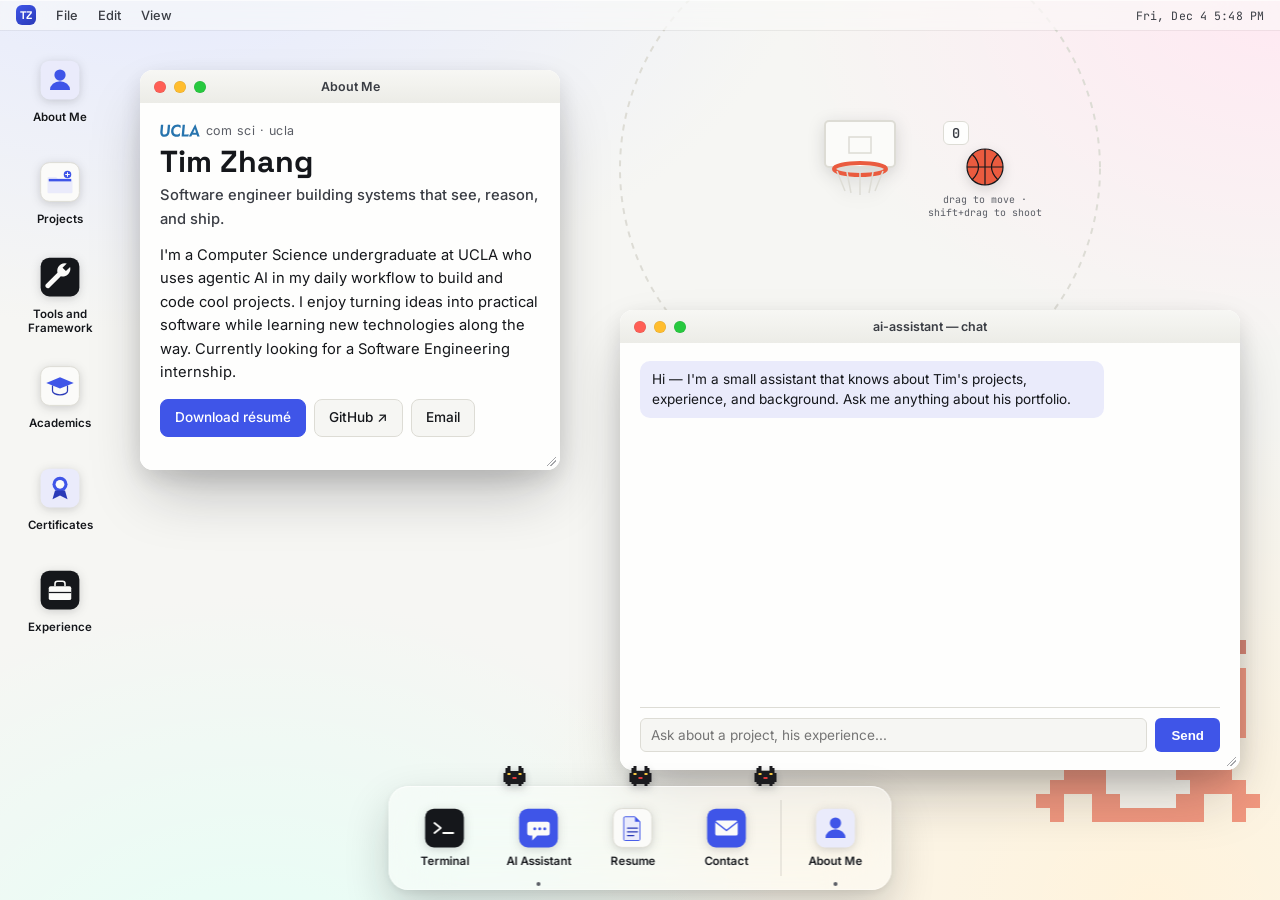
<file: index.html>
<!DOCTYPE html>
<html lang="en">
<head>
  <meta charset="UTF-8">
  <meta name="viewport" content="width=device-width, initial-scale=1.0">
  <title>Tim Zhang — Software Engineering</title>
  <meta name="description" content="Tim Zhang — UCLA Computer Science.">
  <meta property="og:type" content="website">
  <meta property="og:url" content="https://nothing17777-portfolio.vercel.app/">
  <meta property="og:title" content="Tim Zhang — Software Engineering">
  <meta property="og:description" content="Tim Zhang — UCLA Computer Science.">
  <meta property="og:image" content="https://nothing17777-portfolio.vercel.app/assets/icon-512.png">
  <meta name="twitter:card" content="summary">
  <meta name="twitter:title" content="Tim Zhang — Software Engineering">
  <meta name="twitter:description" content="Tim Zhang — UCLA Computer Science.">
  <meta name="twitter:image" content="https://nothing17777-portfolio.vercel.app/assets/icon-512.png">
  <link rel="preconnect" href="https://fonts.googleapis.com">
  <link rel="preconnect" href="https://fonts.gstatic.com" crossorigin>
  <link href="https://fonts.googleapis.com/css2?family=Space+Grotesk:wght@400;500;600;700&family=Inter:wght@400;500;600&family=JetBrains+Mono:wght@400;500&display=swap" rel="stylesheet">
  <link rel="stylesheet" href="css/os.css">
  <link rel="stylesheet" href="css/apps.css">
  <link rel="icon" href="favicon.ico" sizes="any">
  <link rel="icon" href="assets/favicon.svg" type="image/svg+xml">
  <link rel="apple-touch-icon" href="assets/apple-touch-icon.png">
</head>
<body>

  <div class="menubar">
    <div class="menubar-left">
      <span class="menubar-logo">TZ</span>
      <span class="menubar-item">File</span>
      <span class="menubar-item">Edit</span>
      <span class="menubar-item">View</span>
    </div>
    <div class="menubar-right">
      <span id="menubar-clock" class="menubar-clock"></span>
    </div>
  </div>

  <div class="desktop">
    <div class="desktop-icon" data-app="about" tabindex="0" role="button">
      <img class="icon-glyph" src="assets/icons/about.svg" alt="" width="40" height="40" draggable="false">
      <span>About Me</span>
    </div>
    <div class="desktop-icon" data-app="sideprojects" tabindex="0" role="button">
      <img class="icon-glyph" src="assets/icons/folder-sideprojects.svg" alt="" width="40" height="40" draggable="false">
      <span>Projects</span>
    </div>
    <div class="desktop-icon" data-app="tools" tabindex="0" role="button">
      <img class="icon-glyph" src="assets/icons/tools.svg" alt="" width="40" height="40" draggable="false">
      <span>Tools and Framework</span>
    </div>
    <div class="desktop-icon" data-app="academics" tabindex="0" role="button">
      <img class="icon-glyph" src="assets/icons/coursework.svg" alt="" width="40" height="40" draggable="false">
      <span>Academics</span>
    </div>
    <div class="desktop-icon" data-app="certs" tabindex="0" role="button">
      <img class="icon-glyph" src="assets/icons/certs.svg" alt="" width="40" height="40" draggable="false">
      <span>Certificates</span>
    </div>
    <div class="desktop-icon" data-app="experience" tabindex="0" role="button">
      <img class="icon-glyph" src="assets/icons/experience.svg" alt="" width="40" height="40" draggable="false">
      <span>Experience</span>
    </div>
  </div>

  <div id="win-terminal" class="mac-window" style="top: 60px; left: 60px; width: 680px;">
    <div class="window-header">
      <div class="window-controls">
        <button class="control-btn close-btn" aria-label="Close"></button>
        <button class="control-btn min-btn" aria-label="Minimize"></button>
        <button class="control-btn max-btn" aria-label="Maximize"></button>
      </div>
      <div class="window-title">tim@portfolio — zsh — 80×24</div>
    </div>
    <div class="window-content terminal-app">
      <div id="term-output" class="terminal-output">Welcome to Tim Zhang's portfolio shell.
Type 'help' to see available commands.</div>
      <div class="terminal-input-row">
        <span class="terminal-prompt">tim@portfolio ~ %</span>
        <input type="text" id="term-input" class="terminal-input" autocomplete="off" spellcheck="false" />
      </div>
    </div>
  </div>

  <div id="win-claude" class="mac-window" style="top: 90px; left: 140px;">
    <div class="window-header">
      <div class="window-controls">
        <button class="control-btn close-btn" aria-label="Close"></button>
        <button class="control-btn min-btn" aria-label="Minimize"></button>
        <button class="control-btn max-btn" aria-label="Maximize"></button>
      </div>
      <div class="window-title">ai-assistant — chat</div>
    </div>
    <div class="window-content claude-chat">
      <div id="claude-messages" class="claude-messages">
        <div class="claude-msg claude-msg-assistant">Hi — I'm a small assistant that knows about Tim's projects, experience, and background. Ask me anything about his portfolio.</div>
      </div>
      <form id="claude-chat-form" class="claude-chat-form">
        <input type="text" id="claude-chat-input" class="claude-chat-input" autocomplete="off" spellcheck="false" placeholder="Ask about a project, his experience..." />
        <button type="submit" id="claude-chat-send" class="claude-chat-send">Send</button>
      </form>
    </div>
  </div>

  <div id="win-about" class="mac-window" style="top: 70px; left: 140px; width: 420px; height: 400px;">
    <div class="window-header">
      <div class="window-controls">
        <button class="control-btn close-btn" aria-label="Close"></button>
        <button class="control-btn min-btn" aria-label="Minimize"></button>
        <button class="control-btn max-btn" aria-label="Maximize"></button>
      </div>
      <div class="window-title">About Me</div>
    </div>
    <div class="window-content prose-app about-app">
      <p class="about-eyebrow mono"><img class="about-ucla-logo" src="assets/icons/ucla-logo.svg" alt="UCLA" width="40" height="13">com sci · ucla</p>
      <h1 class="about-name">Tim Zhang</h1>
      <p class="about-role">Software engineer building systems that see, reason, and ship.</p>
      <p>
        I'm a Computer Science undergraduate at UCLA who uses agentic AI in my daily workflow to
        build and code cool projects. I enjoy turning ideas into practical software while learning
        new technologies along the way. Currently looking for a Software Engineering internship.
      </p>
      <div class="about-actions">
        <a class="about-btn about-btn-primary" href="assets/resume.pdf" target="_blank" rel="noopener">Download résumé</a>
        <a class="about-btn" href="https://github.com/nothing17777" target="_blank" rel="noopener">GitHub ↗</a>
        <a class="about-btn" href="mailto:timzhang.email@gmail.com">Email</a>
      </div>
    </div>
  </div>

  <div id="win-tools" class="mac-window" style="top: 100px; left: 240px; width: 560px; height: 760px;">
    <div class="window-header">
      <div class="window-controls">
        <button class="control-btn close-btn" aria-label="Close"></button>
        <button class="control-btn min-btn" aria-label="Minimize"></button>
        <button class="control-btn max-btn" aria-label="Maximize"></button>
      </div>
      <div class="window-title">Tools and Framework</div>
    </div>
    <div class="window-content prose-app tools-app">
      <p>
        Beyond project code, I wire AI models directly into the tools I use daily &mdash;
        email and document handling included &mdash; and use an agentic coding workflow rather
        than just chat.
      </p>
      <p class="tool-category-label">ai automation &amp; coding agents</p>
      <div class="tool-badges">
        <div class="tool-badge">
          <svg class="tool-badge-icon" fill="#FF4F00" viewBox="0 0 24 24" aria-hidden="true"><title>Zapier</title><path d="M4.157 0A4.151 4.151 0 0 0 0 4.161v15.678A4.151 4.151 0 0 0 4.157 24h15.682A4.152 4.152 0 0 0 24 19.839V4.161A4.152 4.152 0 0 0 19.839 0H4.157Zm10.61 8.761h.03a.577.577 0 0 1 .23.038.585.585 0 0 1 .201.124.63.63 0 0 1 .162.431.612.612 0 0 1-.162.435.58.58 0 0 1-.201.128.58.58 0 0 1-.23.042.529.529 0 0 1-.235-.042.585.585 0 0 1-.332-.328.559.559 0 0 1-.038-.235.613.613 0 0 1 .17-.431.59.59 0 0 1 .405-.162Zm2.853 1.572c.03.004.061.004.095.004.325-.011.646.064.937.219.238.144.431.355.552.609.128.279.189.582.185.888v.193a2 2 0 0 1 0 .219h-2.498c.003.227.075.45.204.642a.78.78 0 0 0 .646.265.714.714 0 0 0 .484-.136.642.642 0 0 0 .23-.318l.915.257a1.398 1.398 0 0 1-.28.537c-.14.159-.321.284-.521.355a2.234 2.234 0 0 1-.836.136 1.923 1.923 0 0 1-1.001-.245 1.618 1.618 0 0 1-.665-.703 2.221 2.221 0 0 1-.227-1.036 1.95 1.95 0 0 1 .48-1.398 1.9 1.9 0 0 1 1.3-.488Zm-9.607.023c.162.004.325.026.48.079.207.065.4.174.563.314.26.302.393.692.366 1.088v2.276H8.53l-.109-.711h-.065c-.064.163-.155.31-.272.439a1.122 1.122 0 0 1-.374.264 1.023 1.023 0 0 1-.453.083 1.334 1.334 0 0 1-.866-.264.965.965 0 0 1-.329-.801.993.993 0 0 1 .076-.431 1.02 1.02 0 0 1 .242-.363 1.478 1.478 0 0 1 1.043-.303h.952v-.181a.696.696 0 0 0-.136-.454.553.553 0 0 0-.438-.154.695.695 0 0 0-.378.086.48.48 0 0 0-.193.254l-.99-.144a1.26 1.26 0 0 1 .257-.563c.14-.174.321-.302.533-.378.261-.091.54-.136.82-.129.053-.003.106-.007.163-.007Zm4.384.007c.174 0 .347.038.506.114.182.083.34.211.458.374.257.423.377.911.351 1.406a2.53 2.53 0 0 1-.355 1.448 1.148 1.148 0 0 1-1.009.517c-.204 0-.401-.045-.582-.136a1.052 1.052 0 0 1-.48-.457 1.298 1.298 0 0 1-.114-.234h-.045l.004 1.784h-1.059v-4.713h.904l.117.805h.057c.068-.208.177-.401.328-.56a1.129 1.129 0 0 1 .843-.344h.076v-.004Zm7.559.084h.903l.113.805h.053a1.37 1.37 0 0 1 .235-.484.813.813 0 0 1 .313-.242.82.82 0 0 1 .39-.076h.234v1.051h-.401a.662.662 0 0 0-.313.008.623.623 0 0 0-.272.155.663.663 0 0 0-.174.26.683.683 0 0 0-.027.314v1.875h-1.054v-3.666Zm-17.515.003h3.262v.896L3.73 13.104l.034.113h1.973l.042.9H2.4v-.9l1.931-1.754-.045-.117H2.441v-.896Zm11.815 0h1.055v3.659h-1.055V10.45Zm3.443.684.019.016a.69.69 0 0 0-.351.045.756.756 0 0 0-.287.204c-.11.155-.174.336-.189.522h1.545c-.034-.526-.257-.787-.74-.787h.003Zm-5.718.163c-.026 0-.057 0-.083.004a.78.78 0 0 0-.31.053.746.746 0 0 0-.257.189 1.016 1.016 0 0 0-.204.695v.064c-.015.257.057.507.204.711a.634.634 0 0 0 .253.196.638.638 0 0 0 .314.061.644.644 0 0 0 .578-.265c.14-.223.204-.48.189-.74a1.216 1.216 0 0 0-.181-.711.677.677 0 0 0-.503-.257Zm-4.509 1.266a.464.464 0 0 0-.268.102.373.373 0 0 0-.114.276c0 .053.008.106.027.155a.375.375 0 0 0 .087.132.576.576 0 0 0 .397.11v.004a.863.863 0 0 0 .563-.182.573.573 0 0 0 .211-.457v-.14h-.903Z"/></svg>
          <span>Zapier</span>
        </div>
        <div class="tool-badge">
          <svg class="tool-badge-icon" fill="#EA4335" viewBox="0 0 24 24" aria-hidden="true"><title>Gmail</title><path d="M24 5.457v13.909c0 .904-.732 1.636-1.636 1.636h-3.819V11.73L12 16.64l-6.545-4.91v9.273H1.636A1.636 1.636 0 0 1 0 19.366V5.457c0-2.023 2.309-3.178 3.927-1.964L5.455 4.64 12 9.548l6.545-4.91 1.528-1.145C21.69 2.28 24 3.434 24 5.457z"/></svg>
          <span>Gmail</span>
        </div>
        <div class="tool-badge">
          <svg class="tool-badge-icon" fill="#4285F4" viewBox="0 0 24 24" aria-hidden="true"><title>Google Drive</title><path d="M12.01 1.485c-2.082 0-3.754.02-3.743.047.01.02 1.708 3.001 3.774 6.62l3.76 6.574h3.76c2.081 0 3.753-.02 3.742-.047-.005-.02-1.708-3.001-3.775-6.62l-3.76-6.574zm-4.76 1.73a789.828 789.861 0 0 0-3.63 6.319L0 15.868l1.89 3.298 1.885 3.297 3.62-6.335 3.618-6.33-1.88-3.287C8.1 4.704 7.255 3.22 7.25 3.214zm2.259 12.653-.203.348c-.114.198-.96 1.672-1.88 3.287a423.93 423.948 0 0 1-1.698 2.97c-.01.026 3.24.042 7.222.042h7.244l1.796-3.157c.992-1.734 1.85-3.23 1.906-3.323l.104-.167h-7.249z"/></svg>
          <span>Google Drive</span>
        </div>
        <div class="tool-badge">
          <svg class="tool-badge-icon" fill="#D97757" viewBox="0 0 24 24" aria-hidden="true"><title>Claude</title><path d="m4.7144 15.9555 4.7174-2.6471.079-.2307-.079-.1275h-.2307l-.7893-.0486-2.6956-.0729-2.3375-.0971-2.2646-.1214-.5707-.1215-.5343-.7042.0546-.3522.4797-.3218.686.0608 1.5179.1032 2.2767.1578 1.6514.0972 2.4468.255h.3886l.0546-.1579-.1336-.0971-.1032-.0972L6.973 9.8356l-2.55-1.6879-1.3356-.9714-.7225-.4918-.3643-.4614-.1578-1.0078.6557-.7225.8803.0607.2246.0607.8925.686 1.9064 1.4754 2.4893 1.8336.3643.3035.1457-.1032.0182-.0728-.164-.2733-1.3539-2.4467-1.445-2.4893-.6435-1.032-.17-.6194c-.0607-.255-.1032-.4674-.1032-.7285L6.287.1335 6.6997 0l.9957.1336.419.3642.6192 1.4147 1.0018 2.2282 1.5543 3.0296.4553.8985.2429.8318.091.255h.1579v-.1457l.1275-1.706.2368-2.0947.2307-2.6957.0789-.7589.3764-.9107.7468-.4918.5828.2793.4797.686-.0668.4433-.2853 1.8517-.5586 2.9021-.3643 1.9429h.2125l.2429-.2429.9835-1.3053 1.6514-2.0643.7286-.8196.85-.9046.5464-.4311h1.0321l.759 1.1293-.34 1.1657-1.0625 1.3478-.8804 1.1414-1.2628 1.7-.7893 1.36.0729.1093.1882-.0183 2.8535-.607 1.5421-.2794 1.8396-.3157.8318.3886.091.3946-.3278.8075-1.967.4857-2.3072.4614-3.4364.8136-.0425.0304.0486.0607 1.5482.1457.6618.0364h1.621l3.0175.2247.7892.522.4736.6376-.079.4857-1.2142.6193-1.6393-.3886-3.825-.9107-1.3113-.3279h-.1822v.1093l1.0929 1.0686 2.0035 1.8092 2.5075 2.3314.1275.5768-.3218.4554-.34-.0486-2.2039-1.6575-.85-.7468-1.9246-1.621h-.1275v.17l.4432.6496 2.3436 3.5214.1214 1.0807-.17.3521-.6071.2125-.6679-.1214-1.3721-1.9246L14.38 17.959l-1.1414-1.9428-.1397.079-.674 7.2552-.3156.3703-.7286.2793-.6071-.4614-.3218-.7468.3218-1.4753.3886-1.9246.3157-1.53.2853-1.9004.17-.6314-.0121-.0425-.1397.0182-1.4328 1.9672-2.1796 2.9446-1.7243 1.8456-.4128.164-.7164-.3704.0667-.6618.4008-.5889 2.386-3.0357 1.4389-1.882.929-1.0868-.0062-.1579h-.0546l-6.3385 4.1164-1.1293.1457-.4857-.4554.0608-.7467.2307-.2429 1.9064-1.3114Z"/></svg>
          <span>Claude Code</span>
        </div>
        <div class="tool-badge">
          <svg class="tool-badge-icon" fill="#000000" viewBox="0 0 24 24" aria-hidden="true"><title>Cursor</title><path d="M11.503.131 1.891 5.678a.84.84 0 0 0-.42.726v11.188c0 .3.162.575.42.724l9.609 5.55a1 1 0 0 0 .998 0l9.61-5.55a.84.84 0 0 0 .42-.724V6.404a.84.84 0 0 0-.42-.726L12.497.131a1.01 1.01 0 0 0-.996 0M2.657 6.338h18.55c.263 0 .43.287.297.515L12.23 22.918c-.062.107-.229.064-.229-.06V12.335a.59.59 0 0 0-.295-.51l-9.11-5.257c-.109-.063-.064-.23.061-.23"/></svg>
          <span>Cursor</span>
        </div>
        <div class="tool-badge tool-badge-text"><span>Codex</span></div>
        <div class="tool-badge tool-badge-text"><span>Antigravity</span></div>
      </div>
      <ul>
        <li><strong>Zapier</strong> pipelines connect ChatGPT and Claude to <strong>Gmail</strong> to draft,
          schedule, and auto-reply to email based on trigger conditions.</li>
        <li>The same models are wired to <strong>Google Drive</strong> to generate on-demand summaries
          of documents.</li>
        <li>Extensive daily use of <strong>Claude Code</strong> &mdash; custom slash commands, skills, and
          subagents built into a working development loop, not just chat.</li>
      </ul>

      <p class="tool-category-label">languages</p>
      <div class="tool-badges">
        <div class="tool-badge"><img class="tool-badge-img" src="assets/icons/tech/python.svg" alt=""><span>Python</span></div>
        <div class="tool-badge"><img class="tool-badge-img" src="assets/icons/tech/typescript.svg" alt=""><span>TypeScript</span></div>
        <div class="tool-badge"><img class="tool-badge-img" src="assets/icons/tech/cpp.svg" alt=""><span>C++</span></div>
        <div class="tool-badge"><img class="tool-badge-img" src="assets/icons/tech/html.svg" alt=""><span>HTML</span></div>
        <div class="tool-badge"><img class="tool-badge-img" src="assets/icons/tech/css.svg" alt=""><span>CSS</span></div>
      </div>

      <p class="tool-category-label">machine learning &amp; computer vision</p>
      <div class="tool-badges">
        <div class="tool-badge"><img class="tool-badge-img" src="assets/icons/tech/pytorch.svg" alt=""><span>PyTorch</span></div>
        <div class="tool-badge"><img class="tool-badge-img" src="assets/icons/tech/numpy.svg" alt=""><span>NumPy</span></div>
        <div class="tool-badge"><img class="tool-badge-img" src="assets/icons/tech/opencv.svg" alt=""><span>OpenCV</span></div>
        <div class="tool-badge"><img class="tool-badge-img" src="assets/icons/tech/huggingface.svg" alt=""><span>Transformers</span></div>
        <div class="tool-badge tool-badge-text"><span>PEFT / LoRA</span></div>
        <div class="tool-badge tool-badge-text"><span>Jupyter Notebook</span></div>
        <div class="tool-badge tool-badge-text"><span>Google Colab</span></div>
      </div>

      <p class="tool-category-label">ai agents &amp; llm tooling</p>
      <div class="tool-badges">
        <div class="tool-badge"><img class="tool-badge-img" src="assets/icons/tech/gemini.svg" alt=""><span>Gemini</span></div>
        <div class="tool-badge"><img class="tool-badge-img" src="assets/icons/tech/langchain.svg" alt=""><span>LangChain</span></div>
        <div class="tool-badge tool-badge-text"><span>LangGraph</span></div>
        <div class="tool-badge tool-badge-text"><span>ChromaDB</span></div>
        <div class="tool-badge"><img class="tool-badge-img" src="assets/icons/tech/ollama.svg" alt=""><span>Ollama</span></div>
        <div class="tool-badge"><img class="tool-badge-img" src="assets/icons/tech/streamlit.svg" alt=""><span>Streamlit</span></div>
        <div class="tool-badge"><img class="tool-badge-img" src="assets/icons/tech/openai.svg" alt=""><span>Whisper</span></div>
        <div class="tool-badge tool-badge-text"><span>CrewAI</span></div>
        <div class="tool-badge tool-badge-text"><span>Serper</span></div>
        <div class="tool-badge tool-badge-text"><span>MCP</span></div>
        <div class="tool-badge tool-badge-text"><span>FastAPI</span></div>
      </div>

      <p class="tool-category-label">web frontend</p>
      <div class="tool-badges">
        <div class="tool-badge"><img class="tool-badge-img" src="assets/icons/tech/nextjs.svg" alt=""><span>Next.js</span></div>
        <div class="tool-badge"><img class="tool-badge-img" src="assets/icons/tech/react.svg" alt=""><span>React</span></div>
        <div class="tool-badge tool-badge-text"><span>Angular</span></div>
        <div class="tool-badge"><img class="tool-badge-img" src="assets/icons/tech/vite.svg" alt=""><span>Vite</span></div>
        <div class="tool-badge"><img class="tool-badge-img" src="assets/icons/tech/tailwind.svg" alt=""><span>Tailwind CSS</span></div>
        <div class="tool-badge"><img class="tool-badge-img" src="assets/icons/tech/framer-motion.svg" alt=""><span>Framer Motion</span></div>
        <div class="tool-badge tool-badge-text"><span>Leaflet</span></div>
      </div>

      <p class="tool-category-label">backend &amp; data</p>
      <div class="tool-badges">
        <div class="tool-badge"><img class="tool-badge-img" src="assets/icons/tech/node.svg" alt=""><span>Node</span></div>
        <div class="tool-badge"><img class="tool-badge-img" src="assets/icons/tech/supabase.svg" alt=""><span>Supabase</span></div>
        <div class="tool-badge"><img class="tool-badge-img" src="assets/icons/tech/turso.svg" alt=""><span>Turso</span></div>
        <div class="tool-badge tool-badge-text"><span>Recharts</span></div>
        <div class="tool-badge"><img class="tool-badge-img" src="assets/icons/tech/playwright.svg" alt=""><span>Playwright</span></div>
        <div class="tool-badge tool-badge-text"><span>Express</span></div>
        <div class="tool-badge tool-badge-text"><span>MySQL</span></div>
        <div class="tool-badge tool-badge-text"><span>PostgreSQL</span></div>
        <div class="tool-badge tool-badge-text"><span>pgvector</span></div>
        <div class="tool-badge tool-badge-text"><span>Sequelize</span></div>
        <div class="tool-badge tool-badge-text"><span>Django</span></div>
        <div class="tool-badge tool-badge-text"><span>Redis</span></div>
      </div>

      <p class="tool-category-label">dev tools</p>
      <div class="tool-badges">
        <div class="tool-badge"><img class="tool-badge-img" src="assets/icons/tech/git.svg" alt=""><span>Git</span></div>
        <div class="tool-badge"><img class="tool-badge-img" src="assets/icons/tech/docker.svg" alt=""><span>Docker</span></div>
        <div class="tool-badge tool-badge-text"><span>Railway</span></div>
      </div>
    </div>
  </div>

  <div id="win-academics" class="mac-window" style="top: 60px; left: 280px; width: 460px; height: 400px;">
    <div class="window-header">
      <div class="window-controls">
        <button class="control-btn close-btn" aria-label="Close"></button>
        <button class="control-btn min-btn" aria-label="Minimize"></button>
        <button class="control-btn max-btn" aria-label="Maximize"></button>
      </div>
      <div class="window-title">Academics</div>
    </div>
    <div class="window-content prose-app academics-app">
      <p class="mono-small">
        Data Structures &amp; Algorithms &middot; Object-Oriented Programming &middot; Software Design &middot;
        Software Construction &middot; Introduction to Machine Learning &middot; Foundations of Computer Vision
      </p>
      <p class="academics-subhead">coursework projects</p>
      <div class="folder-grid">
        <div class="folder-icon" data-app="proj-cnn" tabindex="0" role="button">
          <img src="assets/icons/proj-cnn.svg" alt="" draggable="false">
          <span>CNN Image Classification</span>
        </div>
        <div class="folder-icon" data-app="proj-rge" tabindex="0" role="button">
          <img src="assets/icons/proj-rge.svg" alt="" draggable="false">
          <span>Robust Geometric Estimation</span>
        </div>
        <div class="folder-icon" data-app="proj-fd" tabindex="0" role="button">
          <img src="assets/icons/proj-fd.svg" alt="" draggable="false">
          <span>Feature Detection</span>
        </div>
        <div class="folder-icon" data-app="proj-llm" tabindex="0" role="button">
          <img src="assets/icons/proj-llm.svg" alt="" draggable="false">
          <span>Semantic Matching &amp; Reasoning</span>
        </div>
        <div class="folder-icon" data-app="proj-35l" tabindex="0" role="button">
          <img src="assets/icons/proj-35l.svg" alt="" draggable="false">
          <span>UCLA Delivery Network</span>
        </div>
      </div>
    </div>
  </div>

  <div id="win-proj-cnn" class="mac-window" style="top: 70px; left: 380px; width: 560px; height: 520px;">
    <div class="window-header">
      <div class="window-controls">
        <button class="control-btn close-btn" aria-label="Close"></button>
        <button class="control-btn min-btn" aria-label="Minimize"></button>
        <button class="control-btn max-btn" aria-label="Maximize"></button>
      </div>
      <div class="window-title">CNN-Based Image Classification</div>
    </div>
    <div class="window-content projects-app">

      <article class="project">
        <div class="project-meta">
          <span class="tag">EC ENGR 149 · Foundations of Computer Vision</span>
          <span class="tag mono">Python · PyTorch</span>
        </div>
        <h3>CNN-Based Image Classification — CIFAR-10</h3>
        <div class="tech-stack">
          <span class="tech-badge"><img class="tech-badge-icon" src="assets/icons/tech/python.svg" alt="">Python</span>
          <span class="tech-badge"><img class="tech-badge-icon" src="assets/icons/tech/pytorch.svg" alt="">PyTorch</span>
        </div>
        <a class="project-preview" href="write-ups/cnn-image-classification.html">
          <img src="assets/write-ups/cnn-sample-images.jpg" alt="Sample CIFAR-10 training images: a truck, a bird, a frog and a horse at 32&times;32 resolution" loading="lazy">
        </a>
        <p>
          Built and trained a convolutional neural network from scratch in PyTorch for 10-class
          image classification, then swept batch size and epoch count to study the trade-off
          between gradient noise and convergence speed.
        </p>
        <ul class="findings">
          <li>Best configuration (batch size 16, 20 epochs) reached <strong>65.7% test
              accuracy</strong>, versus 55.5% at only 5 epochs with the same batch size &mdash; most of
            the accuracy gain came from training longer, not from architecture changes.</li>
          <li>At a fixed 5 epochs, the <em>smaller</em> batch size (4) outperformed the larger one
            (58.1% vs. 55.5%) &mdash; noisier, more frequent gradient updates helped early on. That
            reversed once given enough epochs, where the larger batch's steadier gradient estimates
            pulled ahead (65.7% vs. 61.2% at 20 epochs).</li>
          <li>Explained and applied core CNN mechanics: how padding and kernel size determine
            output size, why max pooling has no learnable parameters, and why batch normalization
            uses running statistics at inference instead of the current batch's mean/variance.</li>
        </ul>
        <div class="project-links">
          <a href="write-ups/cnn-image-classification.html">Write-up ↗</a>
          <a href="https://github.com/nothing17777/portfolio/blob/main/notebooks/cnn-image-classification.ipynb" target="_blank" rel="noopener">Notebook ↗</a>
        </div>
      </article>

    </div>
  </div>

  <div id="win-proj-rge" class="mac-window" style="top: 90px; left: 400px; width: 560px; height: 520px;">
    <div class="window-header">
      <div class="window-controls">
        <button class="control-btn close-btn" aria-label="Close"></button>
        <button class="control-btn min-btn" aria-label="Minimize"></button>
        <button class="control-btn max-btn" aria-label="Maximize"></button>
      </div>
      <div class="window-title">Robust Geometric Estimation</div>
    </div>
    <div class="window-content projects-app">

      <article class="project">
        <div class="project-meta">
          <span class="tag">EC ENGR 149 · Foundations of Computer Vision</span>
          <span class="tag mono">Python · NumPy · OpenCV</span>
        </div>
        <h3>Robust Geometric Estimation — SIFT, RANSAC & Homography</h3>
        <div class="tech-stack">
          <span class="tech-badge"><img class="tech-badge-icon" src="assets/icons/tech/python.svg" alt="">Python</span>
          <span class="tech-badge"><img class="tech-badge-icon" src="assets/icons/tech/numpy.svg" alt="">NumPy</span>
          <span class="tech-badge"><img class="tech-badge-icon" src="assets/icons/tech/opencv.svg" alt="">OpenCV</span>
        </div>
        <a class="project-preview" href="write-ups/robust-geometric-estimation.html">
          <img src="assets/write-ups/rge-sift-correspondences.jpg" alt="SIFT keypoint correspondences drawn between two overlapping photographs of a campus courtyard" loading="lazy">
        </a>
        <p>
          Full correspondence pipeline built from primitives: SIFT keypoint detection and
          descriptor matching, a from-scratch RANSAC loop for robust homography estimation, and
          inverse warping with bilinear interpolation to stitch image pairs into a single panorama.
        </p>
        <ul class="findings">
          <li>Implemented direct linear transform (DLT) homography estimation from raw
            correspondences, then RANSAC to separate true matches from spurious ones.</li>
          <li>Stitching without RANSAC visibly breaks on outlier matches — a direct, visual
            demonstration of why robust estimation matters, not just a theoretical footnote.</li>
          <li>Extended the same approach to insert new content into a target image via homography
            (compositing a name plate into a photograph using four corner correspondences).</li>
          <li>Also implemented the eight-point algorithm for essential matrix estimation and 3D
            point reconstruction from stereo correspondences (2.7% mean reprojection error).</li>
        </ul>
        <div class="project-links">
          <a href="write-ups/robust-geometric-estimation.html">Write-up ↗</a>
          <a href="https://github.com/nothing17777/portfolio/blob/main/notebooks/robust-geometric-estimation.ipynb" target="_blank" rel="noopener">Notebook ↗</a>
        </div>
      </article>

    </div>
  </div>

  <div id="win-proj-fd" class="mac-window" style="top: 110px; left: 420px; width: 560px; height: 520px;">
    <div class="window-header">
      <div class="window-controls">
        <button class="control-btn close-btn" aria-label="Close"></button>
        <button class="control-btn min-btn" aria-label="Minimize"></button>
        <button class="control-btn max-btn" aria-label="Maximize"></button>
      </div>
      <div class="window-title">Feature Detection</div>
    </div>
    <div class="window-content projects-app">

      <article class="project">
        <div class="project-meta">
          <span class="tag">EC ENGR 149 · Foundations of Computer Vision</span>
          <span class="tag mono">Python · NumPy</span>
        </div>
        <h3>Feature Detection — Edges, Blobs &amp; Corners</h3>
        <div class="tech-stack">
          <span class="tech-badge"><img class="tech-badge-icon" src="assets/icons/tech/python.svg" alt="">Python</span>
          <span class="tech-badge"><img class="tech-badge-icon" src="assets/icons/tech/numpy.svg" alt="">NumPy</span>
        </div>
        <a class="project-preview" href="write-ups/feature-detection.html">
          <img src="assets/write-ups/fd-harris-corners.jpg" alt="Harris corner detection output: corners marked on a synthetic test image after non-maximum suppression" loading="lazy">
        </a>
        <p>
          A ground-up image-filtering stack: 2D convolution, Gaussian/median/bilateral filtering,
          gradient-based edge detection, Laplacian-of-Gaussian blob detection, and Harris corner
          detection with non-maximum suppression — every operator derived and implemented by hand.
        </p>
        <ul class="findings">
          <li>Compared average, Gaussian, and median filtering for denoising; median filtering won
            on both quantitative error (lowest relative L1 distance) and visual edge preservation.</li>
          <li>Derived a bilateral filter from first principles to smooth flat regions while keeping
            edges sharp — the same idea behind "cartoonize" filters in consumer photo apps.</li>
          <li>Built full non-max suppression for Harris corners: threshold → sort by response →
            greedy spatial suppression, from scratch, no library calls.</li>
        </ul>
        <div class="project-links">
          <a href="write-ups/feature-detection.html">Write-up ↗</a>
          <a href="https://github.com/nothing17777/portfolio/blob/main/notebooks/feature-detection.ipynb" target="_blank" rel="noopener">Notebook ↗</a>
        </div>
      </article>

    </div>
  </div>

  <div id="win-proj-llm" class="mac-window" style="top: 130px; left: 440px; width: 560px; height: 520px;">
    <div class="window-header">
      <div class="window-controls">
        <button class="control-btn close-btn" aria-label="Close"></button>
        <button class="control-btn min-btn" aria-label="Minimize"></button>
        <button class="control-btn max-btn" aria-label="Maximize"></button>
      </div>
      <div class="window-title">Semantic Matching &amp; Reasoning</div>
    </div>
    <div class="window-content projects-app">

      <article class="project">
        <div class="project-meta">
          <span class="tag">M146 · Intro to Machine Learning</span>
          <span class="tag mono">Python · HF Transformers · PEFT / LoRA</span>
        </div>
        <h3>Semantic Matching &amp; Reasoning with Language Models</h3>
        <div class="tech-stack">
          <span class="tech-badge"><img class="tech-badge-icon" src="assets/icons/tech/python.svg" alt="">Python</span>
          <span class="tech-badge"><img class="tech-badge-icon" src="assets/icons/tech/huggingface.svg" alt="">Transformers</span>
          <span class="tech-badge tech-badge-text">PEFT / LoRA</span>
        </div>
        <a class="project-preview" href="write-ups/semantic-matching-llm.html">
          <img src="assets/write-ups/m146-lexical-overlap.jpg" alt="Histogram of lexical overlap by label on the PAWS test set, showing paraphrase and non-paraphrase pairs overlapping almost entirely" loading="lazy">
        </a>
        <p>
          Two-part final project comparing how far you can push a small language model with
          architecture, fine-tuning, and prompting alone.
        </p>
        <ul class="findings">
          <li><strong>Paraphrase detection (PAWS):</strong> a bi-encoder baseline (MiniLM + logistic
            regression) hit 61.8% test accuracy — it can't see token-level word-order swaps that
            flip meaning. Fine-tuning a DistilBERT cross-encoder pushed that to 81.9%, matched by
            few-shot prompting a 1.5B instruct model (81.5%) with zero training.</li>
          <li><strong>Math reasoning (GSM8K):</strong> LoRA fine-tuned Qwen2.5-1.5B on 1,000 then
            2,000 examples, taking base-model accuracy from 36% → 47% → 49%, training under 0.15%
            of total parameters. Diagnosed the model's actual failure modes (percentage
            misinterpretation, arithmetic slips, problem misreads) before and after tuning.</li>
          <li><strong>Prompt engineering:</strong> a "reread the problem first" prompt alone lifted
            base-model accuracy 44% → 60% — matching what fine-tuning achieved, with no training.</li>
        </ul>
        <div class="project-links">
          <a href="write-ups/semantic-matching-llm.html">Write-up ↗</a>
          <a href="https://github.com/nothing17777/portfolio/blob/main/notebooks/semantic-matching-llm.ipynb" target="_blank" rel="noopener">Notebook ↗</a>
        </div>
      </article>

    </div>
  </div>

  <div id="win-proj-35l" class="mac-window" style="top: 150px; left: 460px; width: 560px; height: 520px;">
    <div class="window-header">
      <div class="window-controls">
        <button class="control-btn close-btn" aria-label="Close"></button>
        <button class="control-btn min-btn" aria-label="Minimize"></button>
        <button class="control-btn max-btn" aria-label="Maximize"></button>
      </div>
      <div class="window-title">UCLA Delivery Network</div>
    </div>
    <div class="window-content projects-app">

      <article class="project">
        <div class="project-meta">
          <span class="tag">COM SCI 35L · Software Construction</span>
          <span class="tag mono">React · Node.js · MySQL · Sequelize</span>
        </div>
        <h3>UCLA Delivery Network</h3>
        <div class="tech-stack">
          <span class="tech-badge"><img class="tech-badge-icon" src="assets/icons/tech/react.svg" alt="">React</span>
          <span class="tech-badge"><img class="tech-badge-icon" src="assets/icons/tech/vite.svg" alt="">Vite</span>
          <span class="tech-badge"><img class="tech-badge-icon" src="assets/icons/tech/tailwind.svg" alt="">Tailwind</span>
          <span class="tech-badge"><img class="tech-badge-icon" src="assets/icons/tech/node.svg" alt="">Node.js</span>
          <span class="tech-badge tech-badge-text">Express</span>
          <span class="tech-badge tech-badge-text">MySQL</span>
          <span class="tech-badge tech-badge-text">Sequelize</span>
          <span class="tech-badge tech-badge-text">Redis</span>
          <span class="tech-badge tech-badge-text">Leaflet</span>
        </div>
        <p>
          A group final project for COM SCI 35L: a UCLA-specific delivery request service that
          connects students who need something delivered on campus with peers willing to help,
          from dorm/class food runs to peer-to-peer package drops.
        </p>
        <ul class="findings">
          <li>Real-time interactive campus map (Leaflet / React-Leaflet) showing open delivery
            requests and tracking each one through Open &rarr; Accepted &rarr; Completed.</li>
          <li>Full-stack build: a React + Vite + Tailwind frontend against a Node/Express API,
            with MySQL via Sequelize for persistence, Redis-backed sessions, and JWT
            access/refresh token authentication.</li>
          <li>Photo-upload delivery confirmation and route calculation via the OpenRouteService
            API for pickup/dropoff distance.</li>
          <li>Designed and documented collaboratively with a full SDLC artifact set &mdash; ER
            diagram, request/state diagrams, and sequence diagrams &mdash; before implementation.</li>
        </ul>
        <div class="project-links">
          <a href="https://www.carpp.net" target="_blank" rel="noopener">Live ↗</a>
          <a href="https://github.com/MagiCarpy/ucladn-35LProject" target="_blank" rel="noopener">GitHub ↗</a>
        </div>
      </article>

    </div>
  </div>

  <div id="win-sideprojects" class="mac-window" style="top: 60px; left: 260px; width: 460px; height: 440px;">
    <div class="window-header">
      <div class="window-controls">
        <button class="control-btn close-btn" aria-label="Close"></button>
        <button class="control-btn min-btn" aria-label="Minimize"></button>
        <button class="control-btn max-btn" aria-label="Maximize"></button>
      </div>
      <div class="window-title">Projects</div>
    </div>
    <div class="window-content">
      <div class="folder-grid">
        <div class="folder-group-label">web tooling</div>
        <div class="folder-icon" data-app="side-cloner" tabindex="0" role="button">
          <img src="assets/icons/side-cloner.svg" alt="" draggable="false">
          <span>Website Template Cloner</span>
        </div>

        <div class="folder-group-label">league of legends</div>
        <div class="folder-icon" data-app="side-rift" tabindex="0" role="button">
          <img src="assets/icons/side-rift.svg" alt="" draggable="false">
          <span>Rift Connections</span>
        </div>
        <div class="folder-icon" data-app="side-esports" tabindex="0" role="button">
          <img src="assets/icons/side-esports.svg" alt="" draggable="false">
          <span>ESPORTS.DATA</span>
        </div>
        <div class="folder-icon" data-app="side-winrate" tabindex="0" role="button">
          <img src="assets/icons/side-winrate.svg" alt="" draggable="false">
          <span>Win Rate Quiz</span>
        </div>

        <div class="folder-group-label">ai agents &amp; tools</div>
        <div class="folder-icon" data-app="side-researchradar" tabindex="0" role="button">
          <img src="assets/icons/side-researchradar.svg" alt="" draggable="false">
          <span>Research Radar</span>
        </div>
        <div class="folder-icon" data-app="side-yugioh" tabindex="0" role="button">
          <img src="assets/icons/side-yugioh.svg" alt="" draggable="false">
          <span>Yu-Gi-Oh! RAG Chatbot</span>
        </div>
        <div class="folder-icon" data-app="side-hoopsrag" tabindex="0" role="button">
          <img src="assets/icons/side-hoopsrag.svg" alt="" draggable="false">
          <span>OKC Thunder Applied AI Project</span>
        </div>
        <div class="folder-icon" data-app="side-okcdash" tabindex="0" role="button">
          <img src="assets/icons/side-hoopsrag.svg" alt="" draggable="false">
          <span>OKC Thunder Software Engineer Project</span>
        </div>
        <div class="folder-icon" data-app="side-crewai" tabindex="0" role="button">
          <img src="assets/icons/side-crewai.svg" alt="" draggable="false">
          <span>CrewAI News Agent</span>
        </div>
        <div class="folder-icon" data-app="side-whisper" tabindex="0" role="button">
          <img src="assets/icons/side-whisper.svg" alt="" draggable="false">
          <span>German Whisper Transcriber</span>
        </div>
        <div class="folder-icon" data-app="side-mcpagent" tabindex="0" role="button">
          <img src="assets/icons/side-mcpagent.svg" alt="" draggable="false">
          <span>Google AI MCP Agent</span>
        </div>

        <div class="folder-group-label">group project</div>
        <div class="folder-icon" data-app="proj-35l" tabindex="0" role="button">
          <img src="assets/icons/proj-35l.svg" alt="" draggable="false">
          <span>UCLA Delivery Network</span>
        </div>
      </div>
    </div>
  </div>

  <div id="win-side-researchradar" class="mac-window" style="top: 60px; left: 280px; width: 560px; height: 520px;">
    <div class="window-header">
      <div class="window-controls">
        <button class="control-btn close-btn" aria-label="Close"></button>
        <button class="control-btn min-btn" aria-label="Minimize"></button>
        <button class="control-btn max-btn" aria-label="Maximize"></button>
      </div>
      <div class="window-title">Research Radar</div>
    </div>
    <div class="window-content projects-app">

      <article class="project">
        <div class="project-meta">
          <span class="tag">Personal Project</span>
          <span class="tag mono">Next.js · TypeScript · Supabase · Gemini</span>
        </div>
        <h3>Research Radar</h3>
        <div class="tech-stack">
          <span class="tech-badge"><img class="tech-badge-icon" src="assets/icons/tech/nextjs.svg" alt="">Next.js</span>
          <span class="tech-badge"><img class="tech-badge-icon" src="assets/icons/tech/typescript.svg" alt="">TypeScript</span>
          <span class="tech-badge"><img class="tech-badge-icon" src="assets/icons/tech/tailwind.svg" alt="">Tailwind CSS</span>
          <span class="tech-badge"><img class="tech-badge-icon" src="assets/icons/tech/clerk.svg" alt="">Clerk</span>
          <span class="tech-badge"><img class="tech-badge-icon" src="assets/icons/tech/supabase.svg" alt="">Supabase</span>
          <span class="tech-badge tech-badge-text">Oxylabs</span>
          <span class="tech-badge"><img class="tech-badge-icon" src="assets/icons/tech/gemini.svg" alt="">Google Gemini</span>
          <span class="tech-badge"><img class="tech-badge-icon" src="assets/icons/tech/vercel.svg" alt="">Vercel AI SDK</span>
        </div>
        <p>
          An automated AI research digest: it scrapes academic papers and technical blog posts
          on a schedule, scores each one for difficulty, and surfaces developer-focused
          takeaways so keeping up with a fast-moving field doesn't require manually reading
          every paper.
        </p>
        <ul class="findings">
          <li>Fully automated pipeline &mdash; sources are scraped hourly via the Oxylabs Web
            Scraper API, then analyzed by Google Gemini (via the Vercel AI SDK) every 15
            minutes, no manual curation step.</li>
          <li>Each paper gets an AI-generated 1&ndash;10 difficulty score (beginner /
            intermediate / expert) plus three developer-focused key takeaways, with a full
            analysis page breaking down methodology and confidence.</li>
          <li>Semantic search over the whole corpus via Supabase Postgres with the pgvector
            extension, so related research surfaces by meaning, not just keyword match.</li>
          <li>Clerk-based authentication gates the protected routes; the whole app is deployed
            on Vercel with scheduled cron jobs driving the scrape-and-analyze loop.</li>
        </ul>
        <div class="project-links">
          <a href="https://researchradar-two.vercel.app" target="_blank" rel="noopener">Live ↗</a>
          <a href="https://github.com/nothing17777/research_radar" target="_blank" rel="noopener">GitHub ↗</a>
        </div>
      </article>

    </div>
  </div>

  <div id="win-side-cloner" class="mac-window" style="top: 70px; left: 300px; width: 560px; height: 520px;">
    <div class="window-header">
      <div class="window-controls">
        <button class="control-btn close-btn" aria-label="Close"></button>
        <button class="control-btn min-btn" aria-label="Minimize"></button>
        <button class="control-btn max-btn" aria-label="Maximize"></button>
      </div>
      <div class="window-title">Website Template Cloner</div>
    </div>
    <div class="window-content projects-app">

      <article class="project">
        <div class="project-meta">
          <span class="tag">Personal Project</span>
          <span class="tag mono">TypeScript · Node · Playwright · Next.js</span>
        </div>
        <h3>Website Template Cloner</h3>
        <div class="tech-stack">
          <span class="tech-badge"><img class="tech-badge-icon" src="assets/icons/tech/typescript.svg" alt="">TypeScript</span>
          <span class="tech-badge"><img class="tech-badge-icon" src="assets/icons/tech/node.svg" alt="">Node</span>
          <span class="tech-badge"><img class="tech-badge-icon" src="assets/icons/tech/playwright.svg" alt="">Playwright</span>
          <span class="tech-badge"><img class="tech-badge-icon" src="assets/icons/tech/nextjs.svg" alt="">Next.js</span>
        </div>
        <a class="project-preview" href="https://github.com/nothing17777/Website-Template-Cloner" target="_blank" rel="noopener">
          <img src="assets/previews/preview-website-template-cloner.jpg" alt="Side-by-side comparison of cluely.com and the generated template: identical layout and geometry, with all copy and imagery replaced by placeholders" loading="lazy">
        </a>
        <p>
          An agent-driven pipeline that turns any webpage into a reusable front-end template:
          it captures the rendered DOM, every stylesheet and a full-page screenshot, measures how
          the page is built, and emits a self-contained Next.js app with placeholder copy and
          imagery &mdash; the construction reproduced, the content left behind.
        </p>
        <ul class="findings">
          <li>Resolves exact values without staying attached to the live page: the captured DOM is
            reloaded with the captured CSS in a headless browser, so <code>getComputedStyle</code>
            resolves the real cascade offline and every run is reproducible from the same bytes.</li>
          <li>Every colour, spacing, type-scale and breakpoint value is cited to a selector and
            property, or written as <code>UNVERIFIED</code> &mdash; never guessed.</li>
          <li>Placeholder substitution is enforced by an idempotent script, matching original word
            counts and image dimensions so the template still measures like the page it came from
            &mdash; the apple.com/iPhone rebuild lands within <strong>1px over a 12,967px page</strong>.</li>
          <li>Reconnaissance, per-section specs, parallel builder agents, visual band-by-band diffing
            and the static&rarr;Next.js conversion are wired together as a Claude Code skill.</li>
        </ul>
        <div class="project-links">
          <a href="https://github.com/nothing17777/Website-Template-Cloner" target="_blank" rel="noopener">GitHub ↗</a>
        </div>
      </article>

    </div>
  </div>

  <div id="win-side-rift" class="mac-window" style="top: 90px; left: 320px; width: 560px; height: 520px;">
    <div class="window-header">
      <div class="window-controls">
        <button class="control-btn close-btn" aria-label="Close"></button>
        <button class="control-btn min-btn" aria-label="Minimize"></button>
        <button class="control-btn max-btn" aria-label="Maximize"></button>
      </div>
      <div class="window-title">Rift Connections</div>
    </div>
    <div class="window-content projects-app">

      <article class="project">
        <div class="project-meta">
          <span class="tag">Personal Project</span>
          <span class="tag mono">Next.js · TypeScript · Tailwind · Framer Motion</span>
        </div>
        <h3>Rift Connections</h3>
        <div class="tech-stack">
          <span class="tech-badge"><img class="tech-badge-icon" src="assets/icons/tech/nextjs.svg" alt="">Next.js</span>
          <span class="tech-badge"><img class="tech-badge-icon" src="assets/icons/tech/typescript.svg" alt="">TypeScript</span>
          <span class="tech-badge"><img class="tech-badge-icon" src="assets/icons/tech/tailwind.svg" alt="">Tailwind</span>
          <span class="tech-badge"><img class="tech-badge-icon" src="assets/icons/tech/framer-motion.svg" alt="">Framer Motion</span>
        </div>
        <a class="project-preview" href="https://rift-connection.vercel.app" target="_blank" rel="noopener">
          <img src="assets/previews/preview-rift-connections.jpg" alt="Rift Connections homepage showing the daily 4x4 connections puzzle and Teemo mascot scene" loading="lazy">
        </a>
        <p>
          A daily NYT Connections-style puzzle for League of Legends: group 16 champions into
          four hidden thematic categories (shared regions, roles, resources, abilities) in a
          4&times;4 grid, with a 3D mascot scene and streak tracking across daily and unlimited modes.
        </p>
        <ul class="findings">
          <li>Puzzles are procedurally generated from a bank of 40 disjoint champion-relationship
            pools, so the daily board is different every time rather than hand-authored per day.</li>
          <li>Ships both a daily puzzle (with a browsable archive of past boards) and an unlimited
            practice mode, plus a match-history view for tracking streaks over time.</li>
          <li>Built as a Next.js 14 monorepo workspace with Tailwind CSS, Framer Motion for the
            grid/reveal animations, and Zustand for client-side game state.</li>
        </ul>
        <div class="project-links">
          <a href="https://rift-connection.vercel.app" target="_blank" rel="noopener">Live ↗</a>
          <a href="https://github.com/nothing17777/rift_connection" target="_blank" rel="noopener">GitHub ↗</a>
        </div>
      </article>

    </div>
  </div>

  <div id="win-side-esports" class="mac-window" style="top: 110px; left: 340px; width: 560px; height: 520px;">
    <div class="window-header">
      <div class="window-controls">
        <button class="control-btn close-btn" aria-label="Close"></button>
        <button class="control-btn min-btn" aria-label="Minimize"></button>
        <button class="control-btn max-btn" aria-label="Maximize"></button>
      </div>
      <div class="window-title">ESPORTS.DATA</div>
    </div>
    <div class="window-content projects-app">

      <article class="project">
        <div class="project-meta">
          <span class="tag">Personal Project</span>
          <span class="tag mono">Next.js · TypeScript · Turso (libSQL) · Recharts</span>
        </div>
        <h3>ESPORTS.DATA — League of Legends Esports Analytics</h3>
        <div class="tech-stack">
          <span class="tech-badge"><img class="tech-badge-icon" src="assets/icons/tech/nextjs.svg" alt="">Next.js</span>
          <span class="tech-badge"><img class="tech-badge-icon" src="assets/icons/tech/typescript.svg" alt="">TypeScript</span>
          <span class="tech-badge"><img class="tech-badge-icon" src="assets/icons/tech/turso.svg" alt="">Turso</span>
          <span class="tech-badge tech-badge-text">Recharts</span>
        </div>
        <a class="project-preview" href="https://riot-esports-data.vercel.app" target="_blank" rel="noopener">
          <img src="assets/previews/preview-esports-data.jpg" alt="ESPORTS.DATA dashboard showing professional League of Legends match, champion, and player statistics" loading="lazy">
        </a>
        <p>
          A data analytics dashboard covering 98,000+ professional League of Legends matches from
          2014&ndash;2026 across every major global league, sourced from Oracle's Elixir and served
          through a set of REST API routes backed by a Turso (libSQL) database.
        </p>
        <ul class="findings">
          <li>Champion analytics across presence (pick/ban rate), synergy (best pairings), counters
            (unfavorable matchups), lane-vs-lane performance, and win rates &mdash; each with its own
            dedicated API route and dashboard view.</li>
          <li>Browsable match history and pro player profiles, with league filtering across the
            full dataset and a light/dark theme.</li>
          <li>Built on Next.js 16 (App Router) with React 19, Tailwind CSS 4 and Radix/shadcn-style
            components, querying a libSQL database directly from serverless API routes.</li>
        </ul>
        <div class="project-links">
          <a href="https://riot-esports-data.vercel.app" target="_blank" rel="noopener">Live ↗</a>
          <a href="https://github.com/nothing17777/riot-esports-data-" target="_blank" rel="noopener">GitHub ↗</a>
        </div>
      </article>

    </div>
  </div>

  <div id="win-side-winrate" class="mac-window" style="top: 130px; left: 360px; width: 560px; height: 520px;">
    <div class="window-header">
      <div class="window-controls">
        <button class="control-btn close-btn" aria-label="Close"></button>
        <button class="control-btn min-btn" aria-label="Minimize"></button>
        <button class="control-btn max-btn" aria-label="Maximize"></button>
      </div>
      <div class="window-title">Win Rate Quiz</div>
    </div>
    <div class="window-content projects-app">

      <article class="project">
        <div class="project-meta">
          <span class="tag">Personal Project</span>
          <span class="tag mono">React · Vite · TypeScript · Tailwind</span>
        </div>
        <h3>League of Legends Win Rate Quiz</h3>
        <div class="tech-stack">
          <span class="tech-badge"><img class="tech-badge-icon" src="assets/icons/tech/react.svg" alt="">React</span>
          <span class="tech-badge"><img class="tech-badge-icon" src="assets/icons/tech/vite.svg" alt="">Vite</span>
          <span class="tech-badge"><img class="tech-badge-icon" src="assets/icons/tech/typescript.svg" alt="">TypeScript</span>
          <span class="tech-badge"><img class="tech-badge-icon" src="assets/icons/tech/tailwind.svg" alt="">Tailwind</span>
        </div>
        <a class="project-preview" href="https://league-winrate-quiz.vercel.app" target="_blank" rel="noopener">
          <img src="assets/previews/preview-winrate-quiz.jpg" alt="League of Legends Win Rate Quiz showing two champions side by side for a Higher or Lower guess" loading="lazy">
        </a>
        <p>
          A "Higher or Lower" streak quiz: two champions are shown side by side and you guess which
          one has the higher win rate &mdash; guess right and the streak continues, guess wrong and the
          run ends and both win rates are revealed.
        </p>
        <ul class="findings">
          <li>Animated count-up reveal of the actual win rates after each guess, with a running
            score bar and round-by-round guess history for the current run.</li>
          <li>High score and recent run history persist locally in the browser via <code>localStorage</code>,
            so streaks carry over between visits with no backend needed.</li>
          <li>Champion splash art and icons are pulled live from Riot's public Data Dragon CDN
            rather than bundled, keeping the app in sync with the current champion roster.</li>
        </ul>
        <div class="project-links">
          <a href="https://league-winrate-quiz.vercel.app" target="_blank" rel="noopener">Live ↗</a>
          <a href="https://github.com/nothing17777/league-winrate-quiz" target="_blank" rel="noopener">GitHub ↗</a>
        </div>
      </article>

    </div>
  </div>

  <div id="win-side-yugioh" class="mac-window" style="top: 150px; left: 380px; width: 560px; height: 520px;">
    <div class="window-header">
      <div class="window-controls">
        <button class="control-btn close-btn" aria-label="Close"></button>
        <button class="control-btn min-btn" aria-label="Minimize"></button>
        <button class="control-btn max-btn" aria-label="Maximize"></button>
      </div>
      <div class="window-title">Yu-Gi-Oh! RAG Chatbot</div>
    </div>
    <div class="window-content projects-app">

      <article class="project">
        <div class="project-meta">
          <span class="tag">Personal Project</span>
          <span class="tag mono">LangChain · LangGraph · ChromaDB · Ollama · Streamlit</span>
        </div>
        <h3>Yu-Gi-Oh! RAG Chatbot</h3>
        <div class="tech-stack">
          <span class="tech-badge"><img class="tech-badge-icon" src="assets/icons/tech/langchain.svg" alt="">LangChain</span>
          <span class="tech-badge tech-badge-text">LangGraph</span>
          <span class="tech-badge tech-badge-text">ChromaDB</span>
          <span class="tech-badge"><img class="tech-badge-icon" src="assets/icons/tech/ollama.svg" alt="">Ollama</span>
          <span class="tech-badge"><img class="tech-badge-icon" src="assets/icons/tech/streamlit.svg" alt="">Streamlit</span>
        </div>
        <a class="project-preview" href="https://github.com/nothing17777/yugiohChatbot" target="_blank" rel="noopener">
          <img src="assets/previews/preview-yugioh-chatbot.jpg" alt="Yu-Gi-Oh! RAG Chatbot answering a question about the Ritual Beast archetype with a list of matching cards" loading="lazy">
        </a>
        <p>
          A Retrieval-Augmented Generation chatbot that answers questions over the full
          Yu-Gi-Oh! card database (~14,500 cards) using a locally-hosted LLM &mdash; no paid
          APIs, no external inference.
        </p>
        <ul class="findings">
          <li>Hybrid retrieval combines semantic vector search (Sentence Transformers +
            ChromaDB) with exact metadata filtering on archetype/card type, avoiding
            hallucinated results on structured queries like "list all Blue-Eyes cards."</li>
          <li>A LangGraph ReAct agent handles tool-calling and intent classification,
            routing greetings away from the retrieval pipeline and resolving follow-up
            questions ("what about that one's ATK?") from cached sources and chat history.</li>
          <li>Generation is grounded strictly in retrieved context &mdash; the prompt constrains
            the LLM (Qwen2.5-7B via Ollama) from inventing card names not present in the
            retrieved chunks.</li>
        </ul>
        <div class="project-links">
          <a href="https://github.com/nothing17777/yugiohChatbot" target="_blank" rel="noopener">GitHub ↗</a>
        </div>
      </article>

    </div>
  </div>

  <div id="win-side-crewai" class="mac-window" style="top: 170px; left: 400px; width: 560px; height: 440px;">
    <div class="window-header">
      <div class="window-controls">
        <button class="control-btn close-btn" aria-label="Close"></button>
        <button class="control-btn min-btn" aria-label="Minimize"></button>
        <button class="control-btn max-btn" aria-label="Maximize"></button>
      </div>
      <div class="window-title">CrewAI News Agent</div>
    </div>
    <div class="window-content projects-app">

      <article class="project">
        <div class="project-meta">
          <span class="tag">Personal Project</span>
          <span class="tag mono">CrewAI · Ollama · Serper</span>
        </div>
        <h3>CrewAI News Agent</h3>
        <div class="tech-stack">
          <span class="tech-badge tech-badge-text">CrewAI</span>
          <span class="tech-badge"><img class="tech-badge-icon" src="assets/icons/tech/ollama.svg" alt="">Ollama</span>
          <span class="tech-badge tech-badge-text">Serper</span>
        </div>
        <p>
          A multi-agent news pipeline built with CrewAI: a News Collector agent searches
          the web for the latest coverage of a topic, and a News Reporter agent turns
          those findings into a validated headline &mdash; both running sequentially against
          a local LLM rather than a hosted API.
        </p>
        <ul class="findings">
          <li>Two agents with distinct roles, goals, and backstories are orchestrated as a
            sequential Crew, with task outputs from the first agent feeding directly into
            the second.</li>
          <li>Web search is wired in as a CrewAI tool (Serper) so the collector agent can
            ground its findings in live results rather than model knowledge alone.</li>
          <li>Inference runs locally via Ollama (Qwen2.5-7B-Instruct), keeping the whole
            pipeline free to run.</li>
        </ul>
        <div class="project-links">
          <a href="https://github.com/nothing17777/crewai-news-agent" target="_blank" rel="noopener">GitHub ↗</a>
        </div>
      </article>

    </div>
  </div>

  <div id="win-side-whisper" class="mac-window" style="top: 190px; left: 420px; width: 560px; height: 440px;">
    <div class="window-header">
      <div class="window-controls">
        <button class="control-btn close-btn" aria-label="Close"></button>
        <button class="control-btn min-btn" aria-label="Minimize"></button>
        <button class="control-btn max-btn" aria-label="Maximize"></button>
      </div>
      <div class="window-title">German Whisper Transcriber</div>
    </div>
    <div class="window-content projects-app">

      <article class="project">
        <div class="project-meta">
          <span class="tag">Personal Project</span>
          <span class="tag mono">Python · Streamlit · Whisper · PyTorch</span>
        </div>
        <h3>German Whisper Transcriber</h3>
        <div class="tech-stack">
          <span class="tech-badge"><img class="tech-badge-icon" src="assets/icons/tech/python.svg" alt="">Python</span>
          <span class="tech-badge"><img class="tech-badge-icon" src="assets/icons/tech/streamlit.svg" alt="">Streamlit</span>
          <span class="tech-badge"><img class="tech-badge-icon" src="assets/icons/tech/openai.svg" alt="">Whisper</span>
          <span class="tech-badge"><img class="tech-badge-icon" src="assets/icons/tech/pytorch.svg" alt="">PyTorch</span>
        </div>
        <p>
          A Streamlit app that transcribes German audio/video locally using OpenAI's
          Whisper model, then translates the transcript to English &mdash; built for cases
          where content shouldn't leave the machine to get transcribed.
        </p>
        <ul class="findings">
          <li>Runs Whisper fully locally with a model-size selector (tiny &rarr; large) and
            automatic GPU/CPU detection via PyTorch, trading speed for accuracy as needed.</li>
          <li>German transcription is force-decoded with <code>language="de"</code> to stay
            robust on unclear audio, then chunked and translated to English via
            MyMemory/Deep Translator to respect per-request character limits.</li>
          <li>Accepts mp3, mp4, wav, m4a, and webm uploads, with both the transcript and
            translation downloadable as text files.</li>
        </ul>
        <div class="project-links">
          <a href="https://github.com/nothing17777/german-whisper-transcriber" target="_blank" rel="noopener">GitHub ↗</a>
        </div>
      </article>

    </div>
  </div>

  <div id="win-side-mcpagent" class="mac-window" style="top: 200px; left: 430px; width: 560px; height: 520px;">
    <div class="window-header">
      <div class="window-controls">
        <button class="control-btn close-btn" aria-label="Close"></button>
        <button class="control-btn min-btn" aria-label="Minimize"></button>
        <button class="control-btn max-btn" aria-label="Maximize"></button>
      </div>
      <div class="window-title">Google AI MCP Agent</div>
    </div>
    <div class="window-content projects-app">

      <article class="project">
        <div class="project-meta">
          <span class="tag">Personal Project</span>
          <span class="tag mono">Python · Ollama · MCP · FastAPI</span>
        </div>
        <h3>Google AI MCP Agent</h3>
        <div class="tech-stack">
          <span class="tech-badge"><img class="tech-badge-icon" src="assets/icons/tech/python.svg" alt="">Python</span>
          <span class="tech-badge"><img class="tech-badge-icon" src="assets/icons/tech/ollama.svg" alt="">Ollama</span>
          <span class="tech-badge"><img class="tech-badge-icon" src="assets/icons/tech/gemini.svg" alt="">Gemini</span>
          <span class="tech-badge tech-badge-text">MCP</span>
          <span class="tech-badge tech-badge-text">FastAPI</span>
          <span class="tech-badge tech-badge-text">Playwright</span>
        </div>
        <p>
          A local Ollama agent that calls Google's free-tier AI tools &mdash; AI Studio/Gemini,
          Stitch, NotebookLM, and AI Mode search &mdash; as tools over MCP, with a hand-rolled
          Ollama&harr;MCP bridge and an OpenAI-compatible API in front so any OpenAI-client chat
          UI (Open WebUI, etc.) can use it as a real tool-calling backend.
        </p>
        <ul class="findings">
          <li>Hand-rolled translation layer between Ollama's native tool-calling schema and
            MCP, since Ollama has no first-class way to talk to arbitrary MCP servers.</li>
          <li>Routes tool calls across five MCP servers &mdash; an echo sanity-check, AI Studio
            (Gemini API), Stitch (HTTP), NotebookLM, and AI Mode search (both vendored,
            browser-automated via Playwright) &mdash; through one client manager.</li>
          <li>Per-message tool scoping (<code>/tools stitch</code>, <code>/tools all</code>) keeps
            default requests to a local 8B model fast, since sending every server's full tool
            schema on every turn pushed even trivial replies to 60&ndash;150+ seconds.</li>
          <li>Every response ends with a footer showing which tools were offered, connected, and
            actually fired that turn, so tool usage is visible directly in the chat.</li>
        </ul>
        <div class="project-links">
          <a href="https://github.com/nothing17777/google-ai-mcp-agent" target="_blank" rel="noopener">GitHub ↗</a>
        </div>
      </article>

    </div>
  </div>

  <div id="win-side-hoopsrag" class="mac-window" style="top: 210px; left: 440px; width: 560px; height: 520px;">
    <div class="window-header">
      <div class="window-controls">
        <button class="control-btn close-btn" aria-label="Close"></button>
        <button class="control-btn min-btn" aria-label="Minimize"></button>
        <button class="control-btn max-btn" aria-label="Maximize"></button>
      </div>
      <div class="window-title">OKC Thunder &middot; Applied AI Engineer Project</div>
    </div>
    <div class="window-content projects-app">

      <article class="project">
        <div class="project-meta">
          <span class="tag">OKC Thunder · Basketball Data Solutions · Sept. 2026</span>
          <span class="tag mono">Python · PostgreSQL · pgvector · Ollama · FastAPI</span>
        </div>
        <h3>Applied AI Engineer Project</h3>
        <div class="tech-stack">
          <span class="tech-badge"><img class="tech-badge-icon" src="assets/icons/tech/python.svg" alt="">Python</span>
          <span class="tech-badge tech-badge-text">PostgreSQL</span>
          <span class="tech-badge tech-badge-text">pgvector</span>
          <span class="tech-badge"><img class="tech-badge-icon" src="assets/icons/tech/ollama.svg" alt="">Ollama</span>
          <span class="tech-badge tech-badge-text">FastAPI</span>
          <span class="tech-badge"><img class="tech-badge-icon" src="assets/icons/tech/docker.svg" alt="">Docker</span>
        </div>
        <p>
          A retrieval-augmented question-answering backend over box scores, game details, recaps
          and injury notes for a fictional NBA-style league, built for the Oklahoma City Thunder
          Applied AI Engineer project. Runs fully local (Qwen 3.5 2B and nomic-embed-text via Ollama) with no hosted inference.
          The dataset is proprietary and the source repo is private, so there is no public link.
        </p>
        <ul class="findings">
          <li>Deterministic entity extraction (players, teams with subject/opponent roles, dates,
            ordinals like &ldquo;first&rdquo; or &ldquo;most recent&rdquo;) scopes an uncapped SQL row
            set before any vector search, with top-k pgvector hits added only as a fallback.</li>
          <li>The LLM never does arithmetic: margins, scores, ordinals and per-player aggregates
            are computed in Python, the model only picks which rows answer the question, and derived
            fields and evidence citations are then recomputed from the rows it picked.</li>
          <li>Abstention is structural &mdash; an empty entity scope, an unresolvable selection or a
            missing supporting row returns &ldquo;not answerable&rdquo; rather than a guessed number.</li>
          <li>Reruns reproduce exactly: temperature 0, fixed seed, and exact-scan vector retrieval
            with tie-breaking <code>ORDER BY</code> instead of an approximate index.</li>
        </ul>
      </article>

    </div>
  </div>

  <div id="win-side-okcdash" class="mac-window" style="top: 190px; left: 420px; width: 560px; height: 460px;">
    <div class="window-header">
      <div class="window-controls">
        <button class="control-btn close-btn" aria-label="Close"></button>
        <button class="control-btn min-btn" aria-label="Minimize"></button>
        <button class="control-btn max-btn" aria-label="Maximize"></button>
      </div>
      <div class="window-title">OKC Thunder &middot; Software Engineer Project</div>
    </div>
    <div class="window-content projects-app">

      <article class="project">
        <div class="project-meta">
          <span class="tag">OKC Thunder · Basketball Data Solutions · Sept. 2026</span>
          <span class="tag mono">Django · PostgreSQL · Angular · TypeScript · Railway</span>
        </div>
        <h3>Software Engineer Project</h3>
        <div class="tech-stack">
          <span class="tech-badge tech-badge-text">Django</span>
          <span class="tech-badge tech-badge-text">PostgreSQL</span>
          <span class="tech-badge tech-badge-text">Angular</span>
          <span class="tech-badge"><img class="tech-badge-icon" src="assets/icons/tech/typescript.svg" alt="">TypeScript</span>
          <span class="tech-badge tech-badge-text">Railway</span>
        </div>
        <p>
          A full-stack lineup-analytics app for coaching and front-office users, built for the
          Oklahoma City Thunder Software Engineer project. The dataset is proprietary and the
          source repo is private, so there is no public link.
        </p>
        <ul class="findings">
          <li>Django REST API that aggregates possession-level data into per-lineup offensive and
            defensive efficiency metrics, backed by PostgreSQL.</li>
          <li>Angular dashboard for coaching and front-office users.</li>
          <li>Deployed the full stack to Railway.</li>
        </ul>
      </article>

    </div>
  </div>

  <div id="win-certs" class="mac-window" style="top: 70px; left: 180px; width: 560px; height: 500px;">
    <div class="window-header">
      <div class="window-controls">
        <button class="control-btn close-btn" aria-label="Close"></button>
        <button class="control-btn min-btn" aria-label="Minimize"></button>
        <button class="control-btn max-btn" aria-label="Maximize"></button>
      </div>
      <div class="window-title">Certificates</div>
    </div>
    <div class="window-content projects-app certs-app">

      <article class="project">
        <div class="project-meta">
          <span class="tag">Harvard University</span>
          <span class="tag mono">Python &middot; 2024</span>
        </div>
        <h3>CS50's Introduction to Programming with Python</h3>
        <a class="project-preview" href="https://cs50.harvard.edu/certificates/6f5148e6-1801-45be-8e0f-d5d5aa9cfa25" target="_blank" rel="noopener">
          <img src="assets/certificates/cert-cs50p.jpg" alt="CS50 certificate awarded to Yuqian Zhang for CS50's Introduction to Programming with Python, signed by David J. Malan" loading="lazy">
        </a>
        <p>
          Harvard University's introduction to programming in Python, completed through nine
          problem sets and one final project and awarded from Cambridge, Massachusetts in 2024.
        </p>
        <p class="mono-small">
          Issued under my legal name, Yuqian Zhang &mdash; Tim is the English name I go by.
        </p>
        <div class="project-links">
          <a href="https://cs50.harvard.edu/certificates/6f5148e6-1801-45be-8e0f-d5d5aa9cfa25" target="_blank" rel="noopener">Verify &#8599;</a>
        </div>
      </article>

      <article class="project">
        <div class="project-meta">
          <span class="tag">Anthropic</span>
          <span class="tag mono">AI Fluency</span>
        </div>
        <h3>AI Fluency: Framework &amp; Foundations</h3>
        <a class="project-preview" href="https://verify.skilljar.com/c/oweqzv8o2ei3" target="_blank" rel="noopener">
          <img src="assets/certificates/cert-ai-fluency.jpg" alt="Anthropic certificate of completion awarded to Tim Zhang for AI Fluency: Framework &amp; Foundations" loading="lazy">
        </a>
        <p>
          Anthropic's course on working effectively with AI systems, developed with University
          College Cork and Ringling College of Art + Design.
        </p>
        <div class="project-links">
          <a href="https://verify.skilljar.com/c/oweqzv8o2ei3" target="_blank" rel="noopener">Verify &#8599;</a>
        </div>
      </article>

      <article class="project">
        <div class="project-meta">
          <span class="tag">Anthropic</span>
          <span class="tag mono">Claude Code</span>
        </div>
        <h3>Claude Code 101</h3>
        <a class="project-preview" href="https://verify.skilljar.com/c/tay9smbmvv9c" target="_blank" rel="noopener">
          <img src="assets/certificates/cert-claude-code-101.jpg" alt="Anthropic certificate of completion awarded to Tim Zhang for Claude Code 101" loading="lazy">
        </a>
        <p>
          Anthropic's introductory course on Claude Code, its agentic command-line coding tool.
        </p>
        <div class="project-links">
          <a href="https://verify.skilljar.com/c/tay9smbmvv9c" target="_blank" rel="noopener">Verify &#8599;</a>
        </div>
      </article>

      <article class="project">
        <div class="project-meta">
          <span class="tag">Anthropic</span>
          <span class="tag mono">Claude Code</span>
        </div>
        <h3>Claude Code in Action</h3>
        <a class="project-preview" href="https://verify.skilljar.com/c/r8q4gcxeaye9" target="_blank" rel="noopener">
          <img src="assets/certificates/cert-claude-code-in-action.jpg" alt="Anthropic certificate of completion awarded to Tim Zhang for Claude Code in Action" loading="lazy">
        </a>
        <p>
          Anthropic's applied follow-on course on using Claude Code across real codebases and
          development workflows.
        </p>
        <div class="project-links">
          <a href="https://verify.skilljar.com/c/r8q4gcxeaye9" target="_blank" rel="noopener">Verify &#8599;</a>
        </div>
      </article>

    </div>
  </div>

  <div id="win-experience" class="mac-window" style="top: 100px; left: 220px; width: 540px; height: 420px;">
    <div class="window-header">
      <div class="window-controls">
        <button class="control-btn close-btn" aria-label="Close"></button>
        <button class="control-btn min-btn" aria-label="Minimize"></button>
        <button class="control-btn max-btn" aria-label="Maximize"></button>
      </div>
      <div class="window-title">Experience</div>
    </div>
    <div class="window-content xp-app">

      <div class="xp-row">
        <div class="xp-when mono">Summer 2026</div>
        <div class="xp-what">
          <h4>AI Engineering Intern · IPMD &mdash; Echo AI &amp; EchoSphere Robot</h4>
          <ul class="xp-bullets">
            <li>Built the retrieval-augmented generation pipeline behind the Echo AI mobile app,
              orchestrating retrieval with LangChain, detecting facial expressions with OpenFace 3.0
              and storing embeddings in a Chroma vector database to turn selfie video into real-time
              emotional-state insight.</li>
            <li>Rebuilt core functionality of the EchoSphere robot&rsquo;s touch engine, classifying raw
              sensor input into gesture types mapped to distinct emotional response states.</li>
            <li>Redesigned the robot&rsquo;s 3D model from reference imagery and embedded four emotion
              particle animations so expressive states render inside the sphere itself.</li>
          </ul>
        </div>
      </div>

      <div class="xp-row">
        <div class="xp-when mono">Spring 2026</div>
        <div class="xp-what">
          <h4>Hackathon Participant · LA Hacks 2026</h4>
          <p>Attended LA Hacks, UCLA&rsquo;s student-run, 501(c)(3) nonprofit 36-hour hackathon at
            Pauley Pavilion with 1,000+ student hackers &mdash; building alongside teammates with
            workshops, mentors, and industry support.</p>
        </div>
      </div>

      <div class="xp-row">
        <div class="xp-when mono">Mar 2026 — present</div>
        <div class="xp-what">
          <h4>Computer Lab Consultant · UCLA SEASNet</h4>
          <p>Technical support for 100s of engineering students and faculty daily — software,
            hardware, and network issues. Runs training sessions on lab tools and contributes to
            lab-wide system improvements with the SEASNet technical team.</p>
        </div>
      </div>

      <div class="xp-row">
        <div class="xp-when">Jun 2022 — 2024</div>
        <div class="xp-what">
          <h4>Translator / Transcriber · TED Translators</h4>
          <p>Translated TED Talk scripts between English and Simplified Chinese; reviewed peer
            translations for accuracy, tone, and cultural sensitivity. Produced time-synced
            subtitles for global accessibility across concurrent projects.</p>
        </div>
      </div>

      <div class="xp-row">
        <div class="xp-when">Aug 2023 — Apr 2024</div>
        <div class="xp-what">
          <h4>Mathematics Tutor · Learn To Be</h4>
          <p>Tutored K–12 students from underserved communities, breaking down concepts into
            individualized, approachable lesson plans over live virtual sessions.</p>
        </div>
      </div>

    </div>
  </div>

  <div id="win-resume" class="mac-window" style="top: 40px; left: 180px; width: 720px; height: 820px;">
    <div class="window-header">
      <div class="window-controls">
        <button class="control-btn close-btn" aria-label="Close"></button>
        <button class="control-btn min-btn" aria-label="Minimize"></button>
        <button class="control-btn max-btn" aria-label="Maximize"></button>
      </div>
      <div class="window-title">Résumé</div>
    </div>
    <div class="window-content prose-app resume-app">
      <p><a href="assets/resume.pdf" target="_blank" rel="noopener">Open full résumé in a new tab ↗</a></p>
      <embed src="assets/resume.pdf#view=FitH&toolbar=0" type="application/pdf" width="100%" height="100%">
    </div>
  </div>

  <div id="win-contact" class="mac-window" style="top: 120px; left: 300px; width: 380px; height: 300px;">
    <div class="window-header">
      <div class="window-controls">
        <button class="control-btn close-btn" aria-label="Close"></button>
        <button class="control-btn min-btn" aria-label="Minimize"></button>
        <button class="control-btn max-btn" aria-label="Maximize"></button>
      </div>
      <div class="window-title">Contact</div>
    </div>
    <div class="window-content contact-app">
      <a class="contact-card" href="mailto:timzhang.email@gmail.com">
        <span class="contact-icon">
          <svg viewBox="0 0 24 24" fill="none" aria-hidden="true"><rect x="2.5" y="5" width="19" height="14" rx="2.5" stroke="currentColor" stroke-width="1.6"/><path d="M3.5 6.5 12 13l8.5-6.5" stroke="currentColor" stroke-width="1.6" stroke-linecap="round" stroke-linejoin="round"/></svg>
        </span>
        <span class="contact-text">
          <span class="contact-label">Email</span>
          <span class="contact-value">timzhang.email@gmail.com</span>
        </span>
        <span class="contact-arrow" aria-hidden="true">↗</span>
      </a>
      <a class="contact-card" href="https://github.com/nothing17777" target="_blank" rel="noopener">
        <span class="contact-icon">
          <svg viewBox="0 0 24 24" fill="currentColor" aria-hidden="true"><path d="M12 .5C5.65.5.5 5.65.5 12c0 5.08 3.29 9.39 7.86 10.91.57.1.78-.25.78-.55 0-.27-.01-1.16-.02-2.11-3.2.7-3.87-1.36-3.87-1.36-.53-1.33-1.28-1.69-1.28-1.69-1.05-.71.08-.7.08-.7 1.16.08 1.77 1.19 1.77 1.19 1.03 1.76 2.7 1.25 3.36.96.1-.75.4-1.25.73-1.54-2.55-.29-5.24-1.28-5.24-5.68 0-1.25.45-2.28 1.18-3.08-.12-.29-.51-1.46.11-3.05 0 0 .96-.31 3.15 1.18a10.9 10.9 0 0 1 2.87-.39c.97 0 1.95.13 2.87.39 2.18-1.49 3.14-1.18 3.14-1.18.63 1.59.24 2.76.12 3.05.73.8 1.18 1.83 1.18 3.08 0 4.41-2.7 5.38-5.26 5.67.42.36.78 1.07.78 2.15 0 1.55-.01 2.8-.01 3.18 0 .3.2.66.79.55A11.5 11.5 0 0 0 23.5 12C23.5 5.65 18.35.5 12 .5Z"/></svg>
        </span>
        <span class="contact-text">
          <span class="contact-label">GitHub</span>
          <span class="contact-value">github.com/nothing17777</span>
        </span>
        <span class="contact-arrow" aria-hidden="true">↗</span>
      </a>
      <a class="contact-card" href="assets/resume.pdf" target="_blank" rel="noopener">
        <span class="contact-icon">
          <svg viewBox="0 0 24 24" fill="none" aria-hidden="true"><path d="M6 2.5h8.5L19 7v14.5H6V2.5Z" stroke="currentColor" stroke-width="1.6" stroke-linejoin="round"/><path d="M14 2.5V7h5" stroke="currentColor" stroke-width="1.6" stroke-linejoin="round"/><path d="M9 12.5h6M9 16h6" stroke="currentColor" stroke-width="1.6" stroke-linecap="round"/></svg>
        </span>
        <span class="contact-text">
          <span class="contact-label">Résumé</span>
          <span class="contact-value">assets/resume.pdf</span>
        </span>
        <span class="contact-arrow" aria-hidden="true">↗</span>
      </a>
    </div>
  </div>

  <!-- WINDOWS: added in Tasks 9-10 -->

  <div class="dock">
    <div class="dock-icon" data-app="terminal" tabindex="0" role="button">
      <img class="dock-icon-img" src="assets/icons/terminal.svg" alt="" width="40" height="40" draggable="false">
      <span>Terminal</span>
    </div>
    <div class="dock-icon" data-app="claude" tabindex="0" role="button">
      <img class="dock-icon-img" src="assets/icons/claude.svg" alt="" width="40" height="40" draggable="false">
      <span>AI Assistant</span>
    </div>
    <div class="dock-icon" data-app="resume" tabindex="0" role="button">
      <img class="dock-icon-img" src="assets/icons/resume.svg" alt="" width="40" height="40" draggable="false">
      <span>Resume</span>
    </div>
    <div class="dock-icon" data-app="contact" tabindex="0" role="button">
      <img class="dock-icon-img" src="assets/icons/contact.svg" alt="" width="40" height="40" draggable="false">
      <span>Contact</span>
    </div>
    <div class="dock-divider" aria-hidden="true"></div>
    <div id="dock-running" class="dock-running"></div>
  </div>

  <script src="js/window-manager.js"></script>
  <script src="js/apps.js"></script>
  <script src="js/cat-wallpaper.js"></script>
  <script src="js/mascot.js"></script>
  <script src="js/basketball.js"></script>
  <script src="js/dock-cats.js"></script>
</body>
</html>
</file>
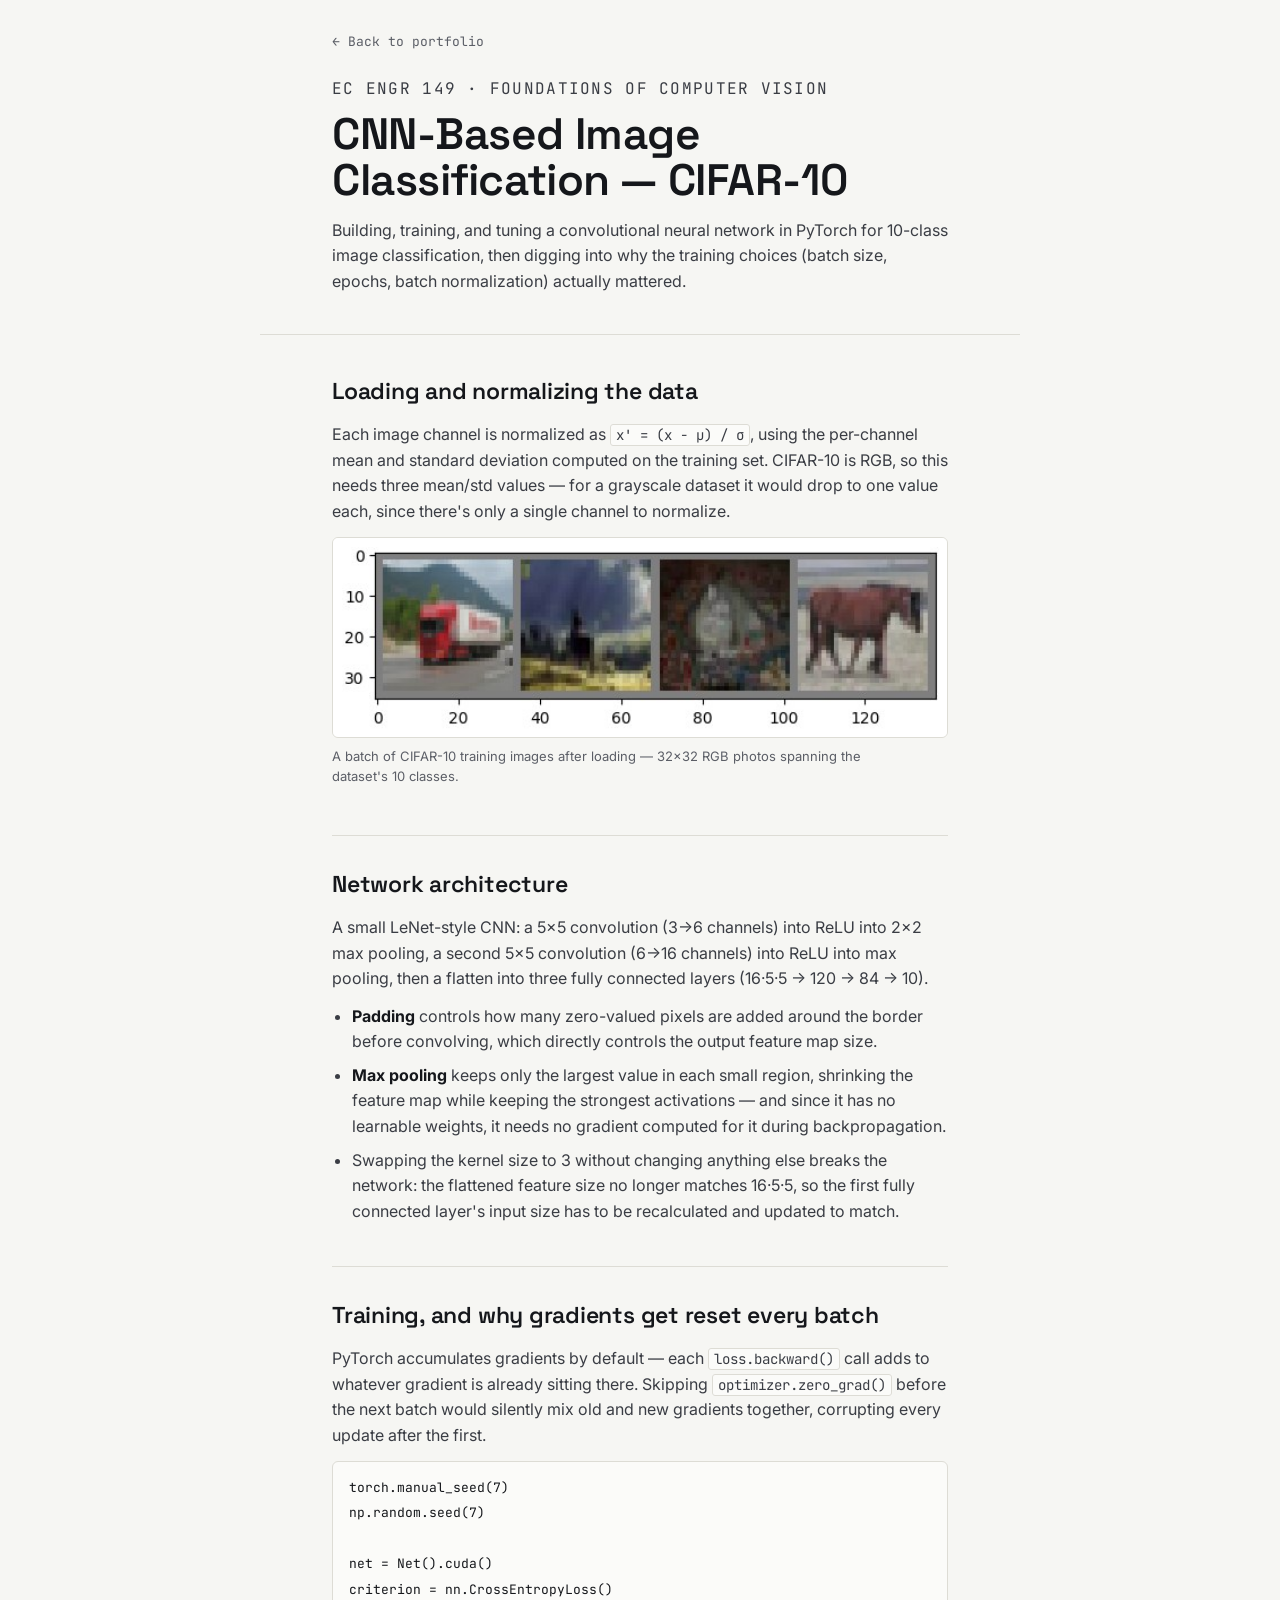
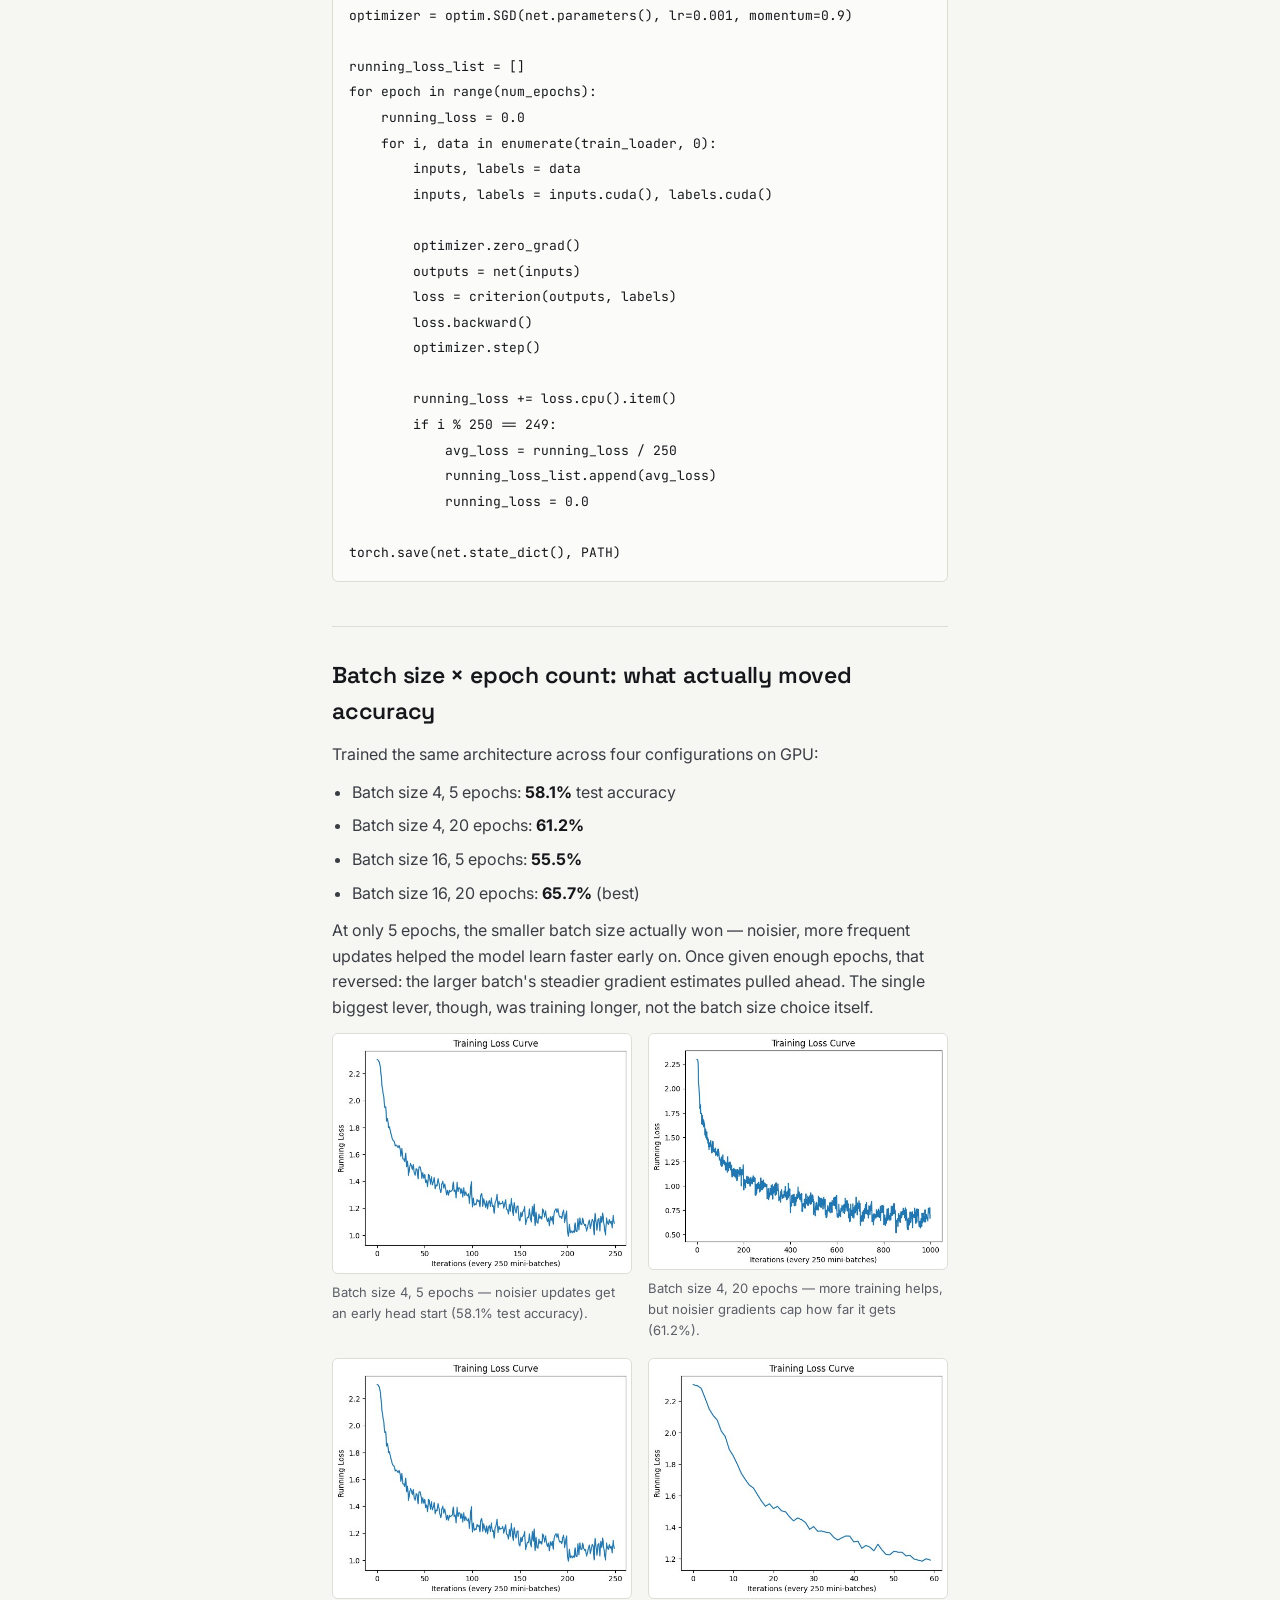
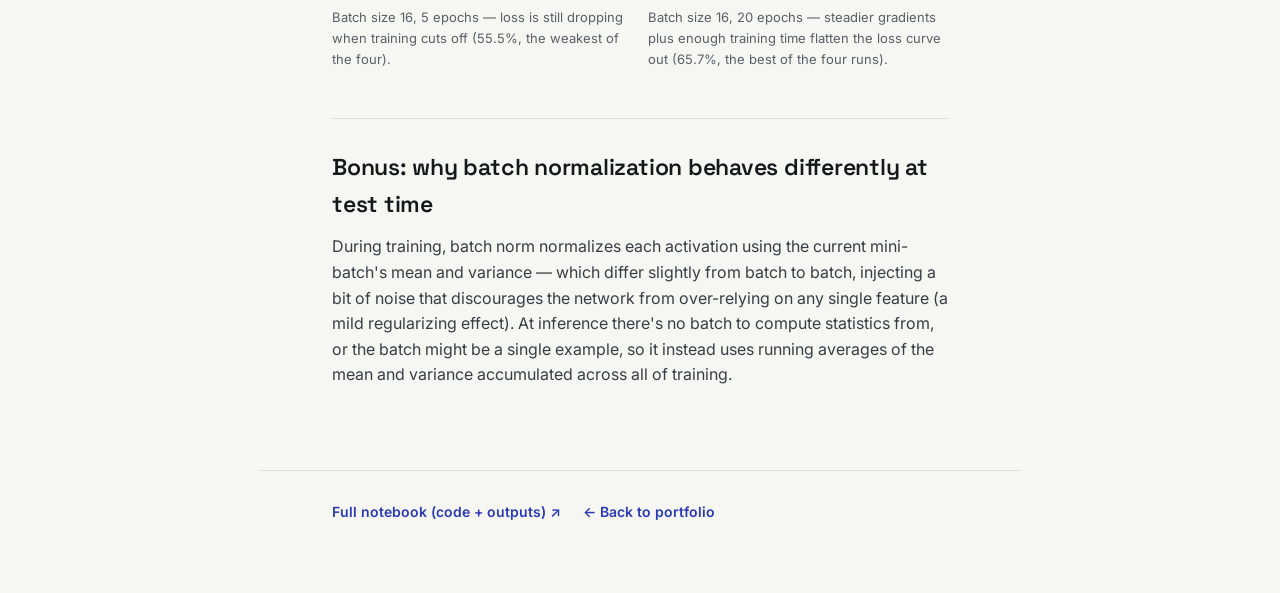
<file: write-ups/cnn-image-classification.html>
<!DOCTYPE html>
<html lang="en">
<head>
<meta charset="UTF-8">
<meta name="viewport" content="width=device-width, initial-scale=1.0">
<title>CNN-Based Image Classification — CIFAR-10 — Tim Zhang</title>
<link rel="preconnect" href="https://fonts.googleapis.com">
<link rel="preconnect" href="https://fonts.gstatic.com" crossorigin>
<link href="https://fonts.googleapis.com/css2?family=Space+Grotesk:wght@400;500;600;700&family=Inter:wght@400;500;600&family=JetBrains+Mono:wght@400;500&display=swap" rel="stylesheet">
<link rel="stylesheet" href="../styles.css">
</head>
<body>

<nav class="writeup-nav">
  <a href="../index.html#projects">&larr; Back to portfolio</a>
</nav>

<header class="writeup-header">
  <p class="eyebrow mono">EC ENGR 149 · Foundations of Computer Vision</p>
  <h1>CNN-Based Image Classification — CIFAR-10</h1>
  <p>Building, training, and tuning a convolutional neural network in PyTorch for 10-class image classification, then digging into why the training choices (batch size, epochs, batch normalization) actually mattered.</p>
</header>

<main class="writeup-body">
  <section class="writeup-section">
    <h2>Loading and normalizing the data</h2>
    <p>Each image channel is normalized as <code>x' = (x - &mu;) / &sigma;</code>, using the per-channel mean and standard deviation computed on the training set. CIFAR-10 is RGB, so this needs three mean/std values &mdash; for a grayscale dataset it would drop to one value each, since there's only a single channel to normalize.</p>
    <figure class="writeup-figure">
      <img src="../assets/write-ups/cnn-sample-images.jpg" alt="Four sample CIFAR-10 training images: a truck, a ship, a religious icon painting, and a horse">
      <figcaption>A batch of CIFAR-10 training images after loading &mdash; 32&times;32 RGB photos spanning the dataset's 10 classes.</figcaption>
    </figure>
  </section>
  <section class="writeup-section">
    <h2>Network architecture</h2>
    <p>A small LeNet-style CNN: a 5&times;5 convolution (3&rarr;6 channels) into ReLU into 2&times;2 max pooling, a second 5&times;5 convolution (6&rarr;16 channels) into ReLU into max pooling, then a flatten into three fully connected layers (16&middot;5&middot;5 &rarr; 120 &rarr; 84 &rarr; 10).</p>
    <ul>
      <li><strong>Padding</strong> controls how many zero-valued pixels are added around the border before convolving, which directly controls the output feature map size.</li>
      <li><strong>Max pooling</strong> keeps only the largest value in each small region, shrinking the feature map while keeping the strongest activations &mdash; and since it has no learnable weights, it needs no gradient computed for it during backpropagation.</li>
      <li>Swapping the kernel size to 3 without changing anything else breaks the network: the flattened feature size no longer matches 16&middot;5&middot;5, so the first fully connected layer's input size has to be recalculated and updated to match.</li>
    </ul>

  </section>
  <section class="writeup-section">
    <h2>Training, and why gradients get reset every batch</h2>
    <p>PyTorch accumulates gradients by default &mdash; each <code>loss.backward()</code> call adds to whatever gradient is already sitting there. Skipping <code>optimizer.zero_grad()</code> before the next batch would silently mix old and new gradients together, corrupting every update after the first.</p>
    <pre><code>torch.manual_seed(7)
np.random.seed(7)

net = Net().cuda()
criterion = nn.CrossEntropyLoss()
optimizer = optim.SGD(net.parameters(), lr=0.001, momentum=0.9)

running_loss_list = []
for epoch in range(num_epochs):
    running_loss = 0.0
    for i, data in enumerate(train_loader, 0):
        inputs, labels = data
        inputs, labels = inputs.cuda(), labels.cuda()

        optimizer.zero_grad()
        outputs = net(inputs)
        loss = criterion(outputs, labels)
        loss.backward()
        optimizer.step()

        running_loss += loss.cpu().item()
        if i % 250 == 249:
            avg_loss = running_loss / 250
            running_loss_list.append(avg_loss)
            running_loss = 0.0

torch.save(net.state_dict(), PATH)</code></pre>

  </section>
  <section class="writeup-section">
    <h2>Batch size &times; epoch count: what actually moved accuracy</h2>
    <p>Trained the same architecture across four configurations on GPU:</p>
    <ul>
      <li>Batch size 4, 5 epochs: <strong>58.1%</strong> test accuracy</li>
      <li>Batch size 4, 20 epochs: <strong>61.2%</strong></li>
      <li>Batch size 16, 5 epochs: <strong>55.5%</strong></li>
      <li>Batch size 16, 20 epochs: <strong>65.7%</strong> (best)</li>
    </ul>
    <p>At only 5 epochs, the smaller batch size actually won &mdash; noisier, more frequent updates helped the model learn faster early on. Once given enough epochs, that reversed: the larger batch's steadier gradient estimates pulled ahead. The single biggest lever, though, was training longer, not the batch size choice itself.</p>
    <div class="writeup-figrow">
      <figure class="writeup-figure">
        <img src="../assets/write-ups/cnn-loss-b4-e5.jpg" alt="Training loss curve for batch size 4, 5 epochs">
        <figcaption>Batch size 4, 5 epochs &mdash; noisier updates get an early head start (58.1% test accuracy).</figcaption>
      </figure>
      <figure class="writeup-figure">
        <img src="../assets/write-ups/cnn-loss-b4-e20.jpg" alt="Training loss curve for batch size 4, 20 epochs">
        <figcaption>Batch size 4, 20 epochs &mdash; more training helps, but noisier gradients cap how far it gets (61.2%).</figcaption>
      </figure>
    </div>
    <div class="writeup-figrow">
      <figure class="writeup-figure">
        <img src="../assets/write-ups/cnn-loss-b16-e5.jpg" alt="Training loss curve for batch size 16, 5 epochs, still fairly high at the end">
        <figcaption>Batch size 16, 5 epochs &mdash; loss is still dropping when training cuts off (55.5%, the weakest of the four).</figcaption>
      </figure>
      <figure class="writeup-figure">
        <img src="../assets/write-ups/cnn-loss-b16-e20.jpg" alt="Training loss curve for batch size 16, 20 epochs, flattening out near the end">
        <figcaption>Batch size 16, 20 epochs &mdash; steadier gradients plus enough training time flatten the loss curve out (65.7%, the best of the four runs).</figcaption>
      </figure>
    </div>
  </section>
  <section class="writeup-section">
    <h2>Bonus: why batch normalization behaves differently at test time</h2>
    <p>During training, batch norm normalizes each activation using the current mini-batch's mean and variance &mdash; which differ slightly from batch to batch, injecting a bit of noise that discourages the network from over-relying on any single feature (a mild regularizing effect). At inference there's no batch to compute statistics from, or the batch might be a single example, so it instead uses running averages of the mean and variance accumulated across all of training.</p>

  </section>

</main>

<div class="writeup-footer">
  <a href="https://github.com/nothing17777/portfolio/blob/main/notebooks/cnn-image-classification.ipynb" target="_blank" rel="noopener">Full notebook (code + outputs) &#8599;</a>
  <a href="../index.html#projects">&larr; Back to portfolio</a>
</div>

</body>
</html>
</file>
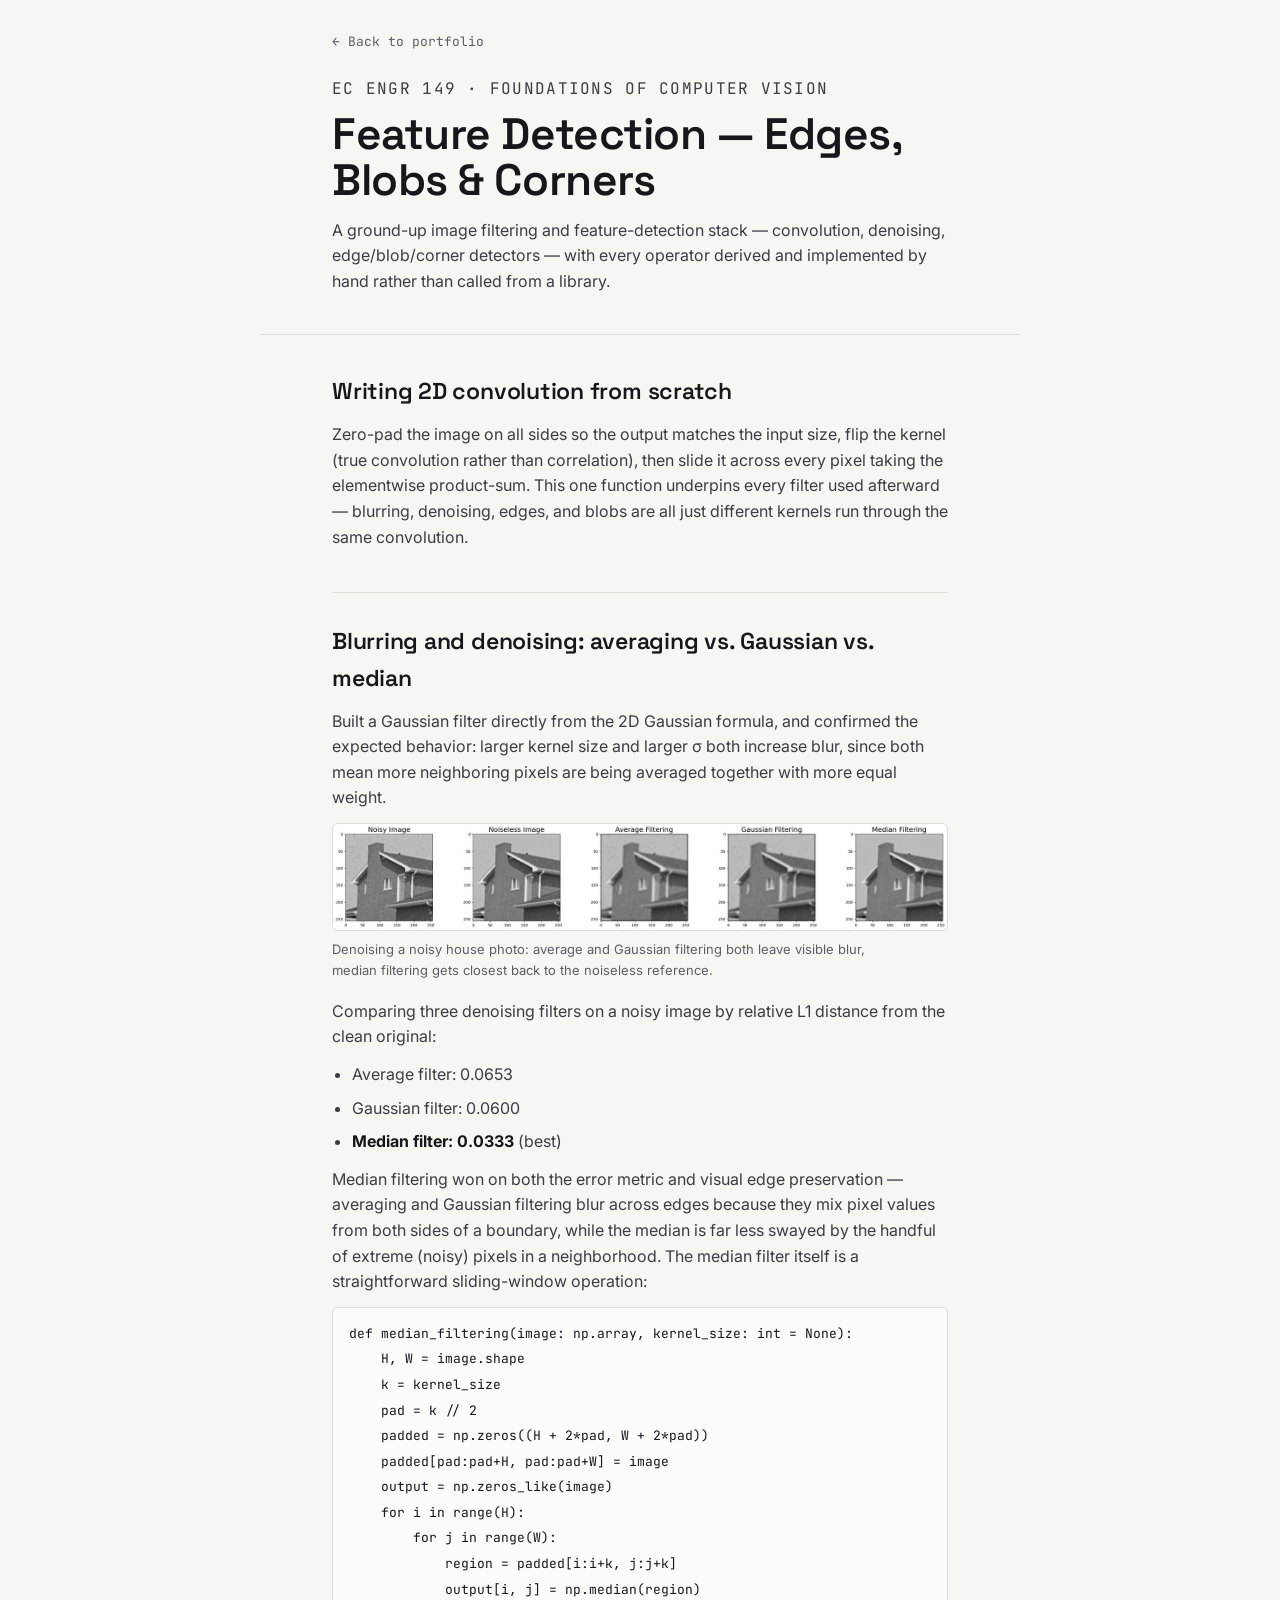
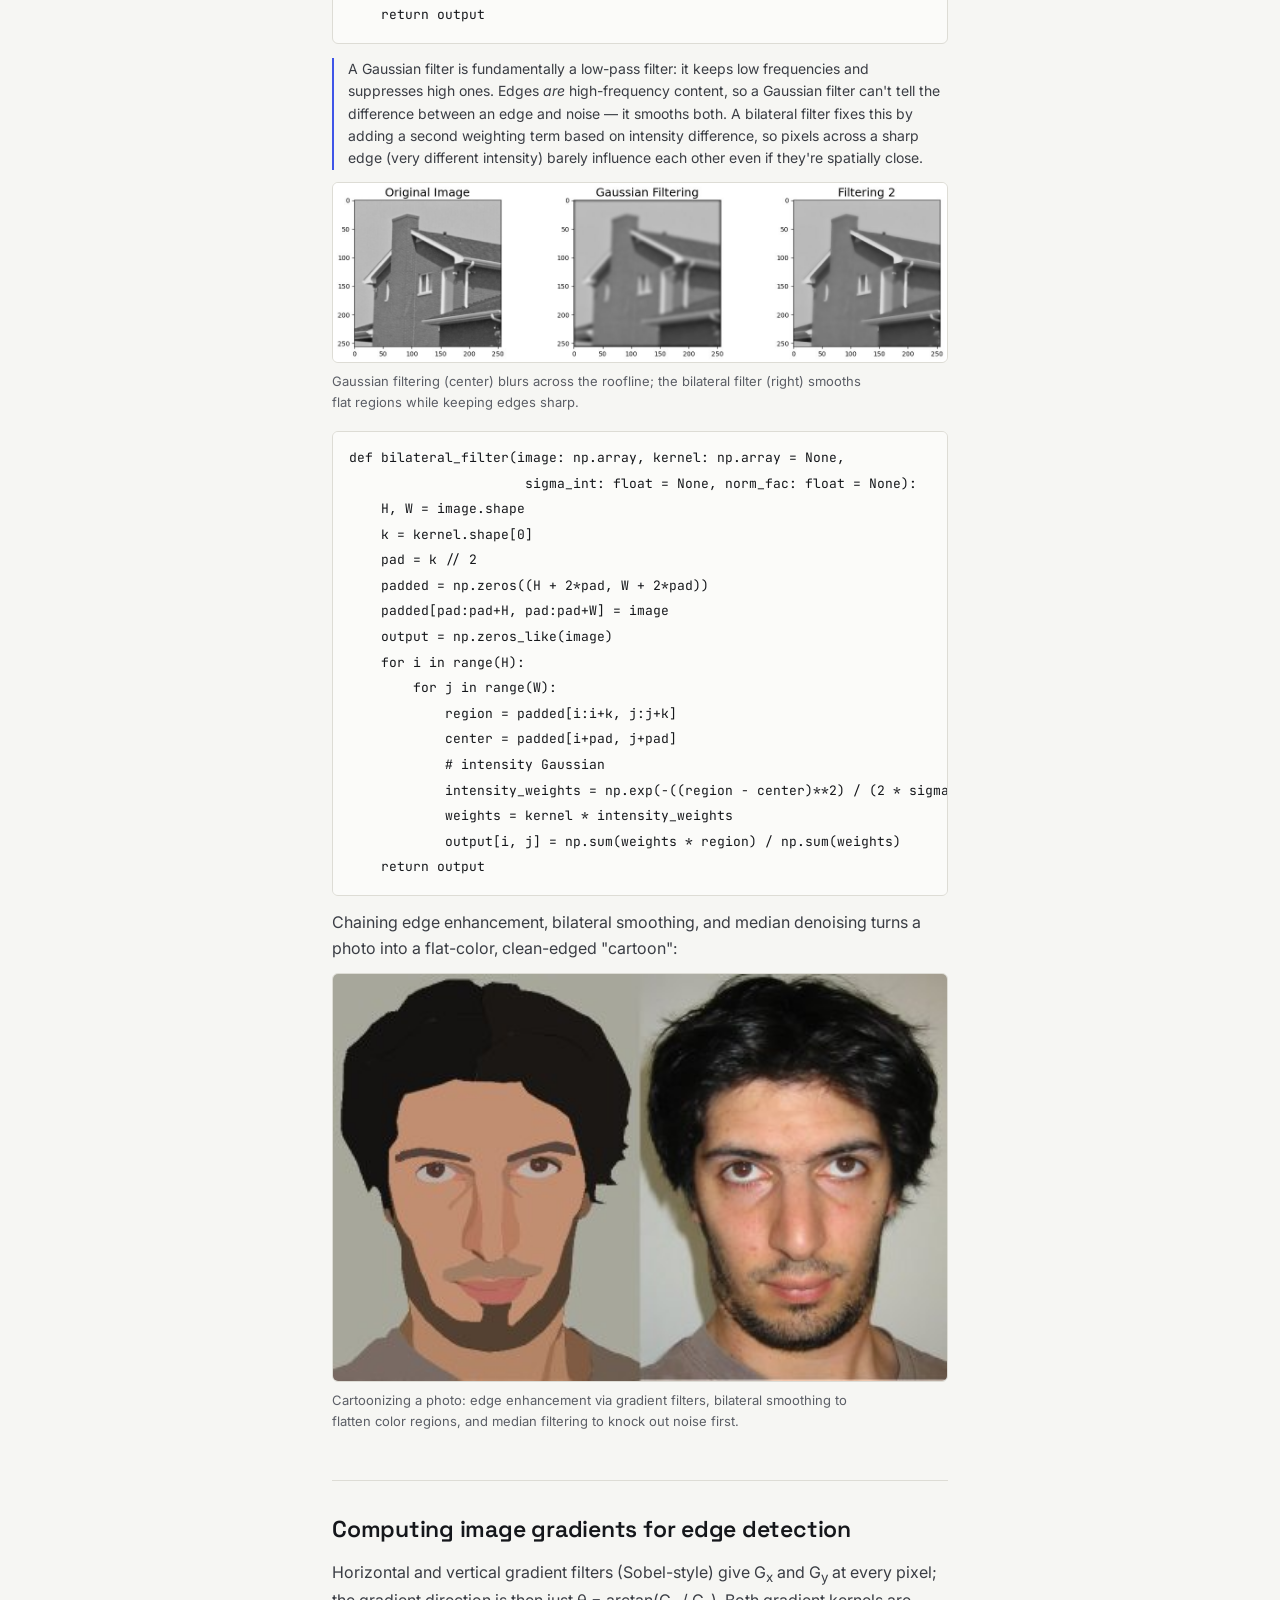
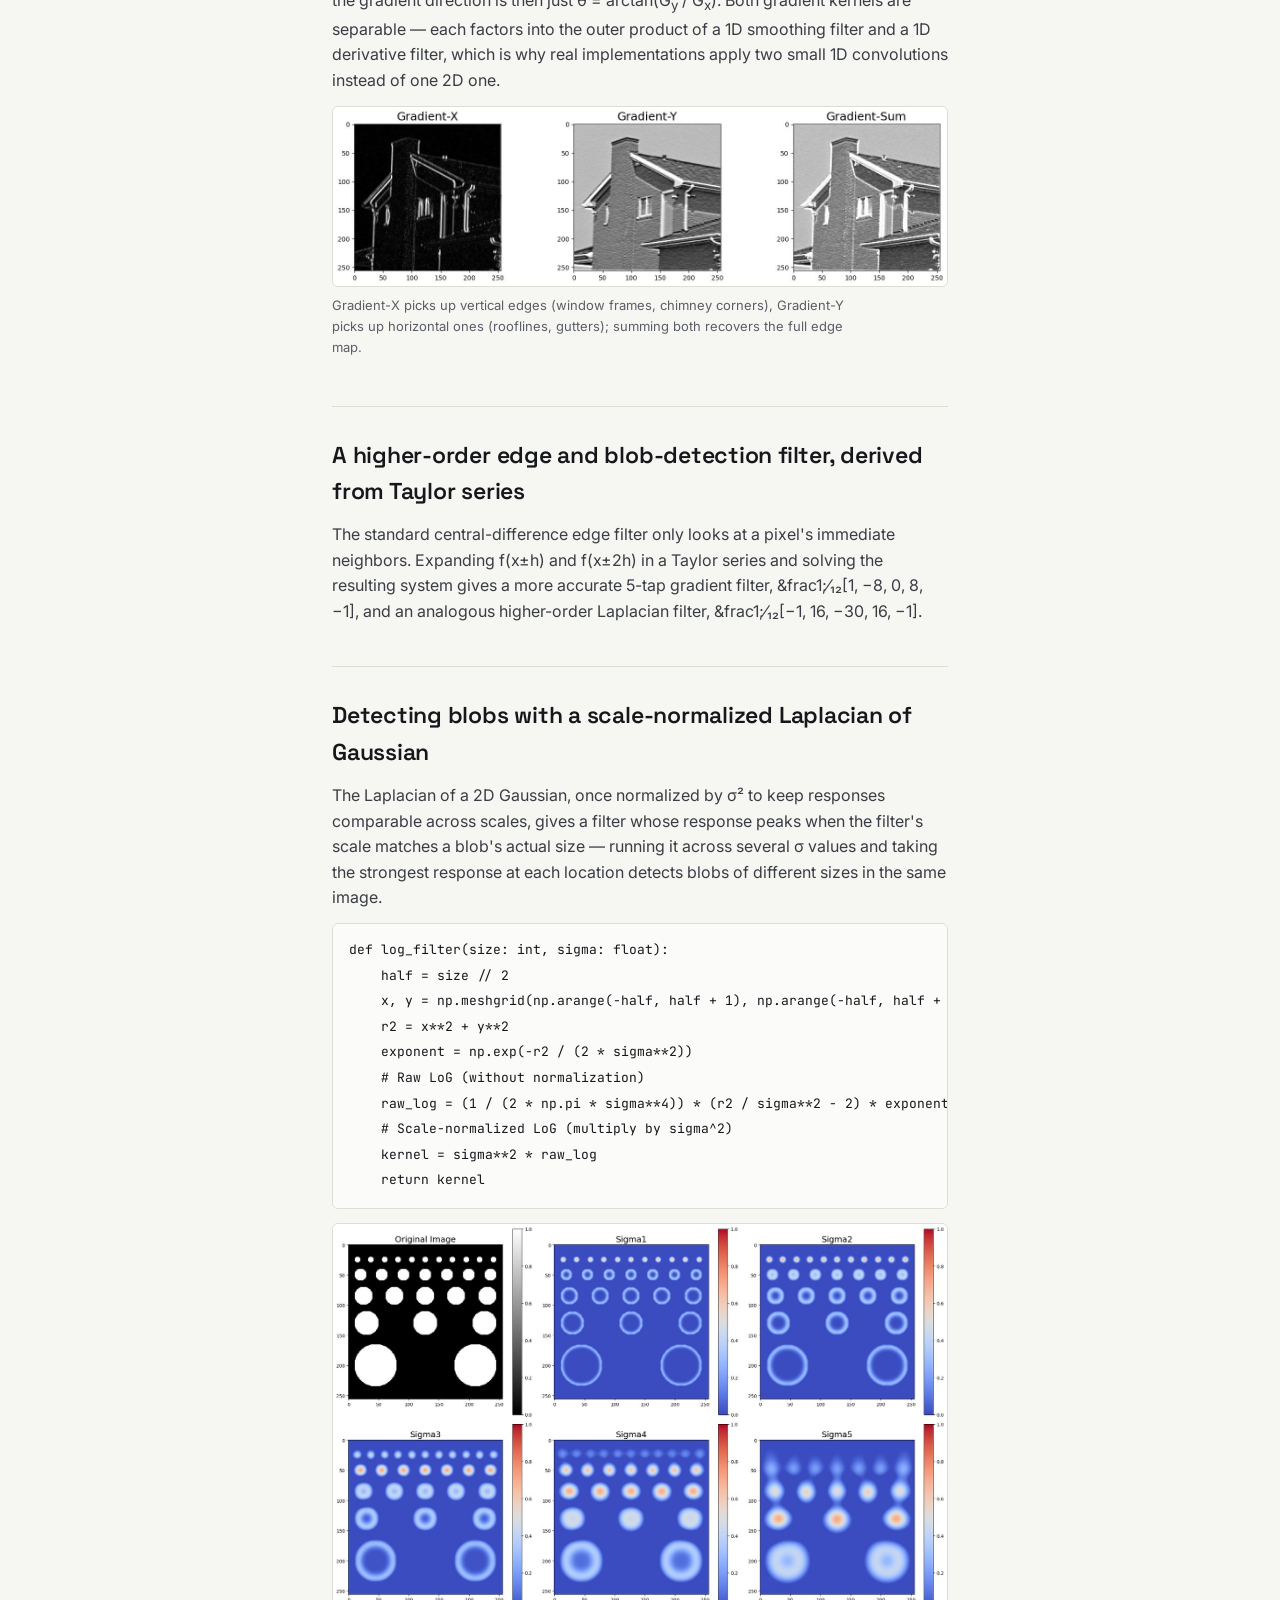
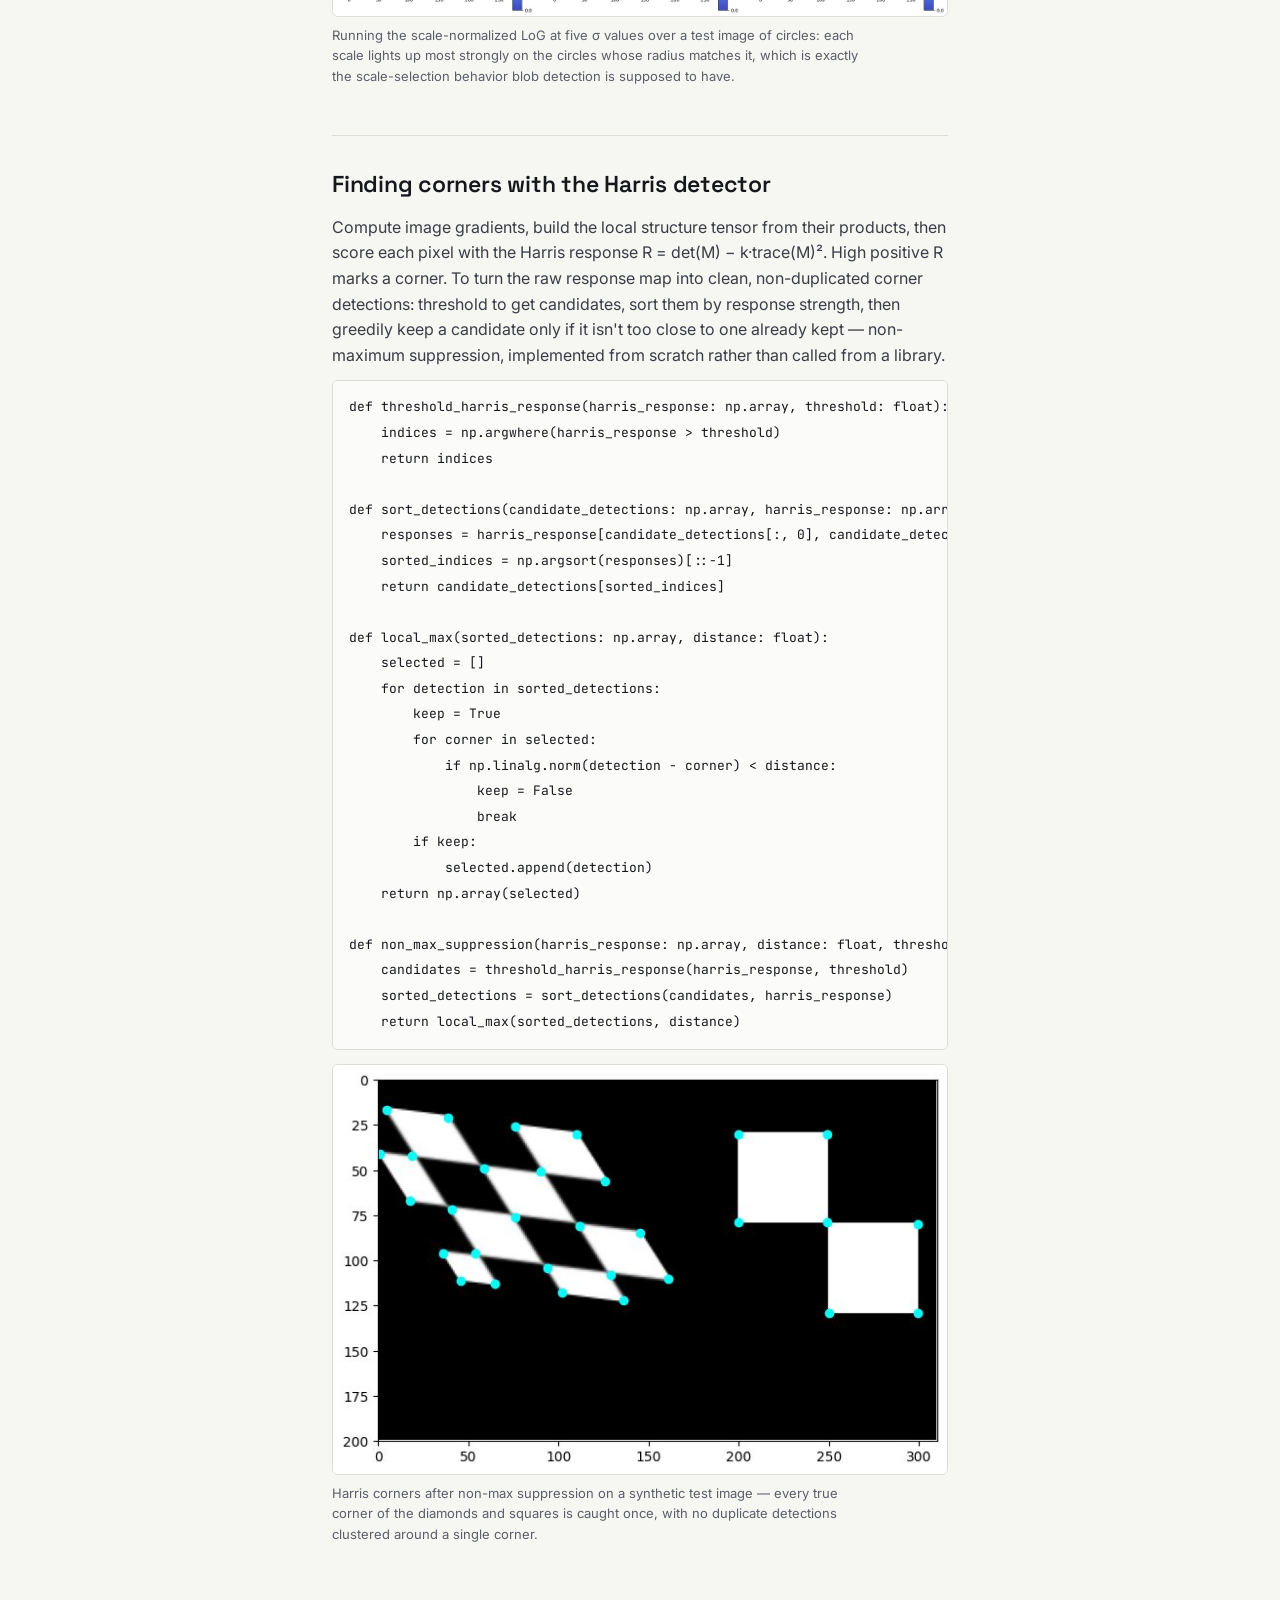
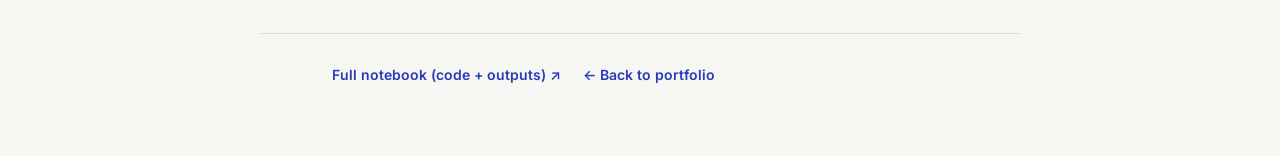
<file: write-ups/feature-detection.html>
<!DOCTYPE html>
<html lang="en">
<head>
<meta charset="UTF-8">
<meta name="viewport" content="width=device-width, initial-scale=1.0">
<title>Feature Detection — Edges, Blobs & Corners — Tim Zhang</title>
<link rel="preconnect" href="https://fonts.googleapis.com">
<link rel="preconnect" href="https://fonts.gstatic.com" crossorigin>
<link href="https://fonts.googleapis.com/css2?family=Space+Grotesk:wght@400;500;600;700&family=Inter:wght@400;500;600&family=JetBrains+Mono:wght@400;500&display=swap" rel="stylesheet">
<link rel="stylesheet" href="../styles.css">
</head>
<body>

<nav class="writeup-nav">
  <a href="../index.html#projects">&larr; Back to portfolio</a>
</nav>

<header class="writeup-header">
  <p class="eyebrow mono">EC ENGR 149 · Foundations of Computer Vision</p>
  <h1>Feature Detection — Edges, Blobs & Corners</h1>
  <p>A ground-up image filtering and feature-detection stack &mdash; convolution, denoising, edge/blob/corner detectors &mdash; with every operator derived and implemented by hand rather than called from a library.</p>
</header>

<main class="writeup-body">
  <section class="writeup-section">
    <h2>Writing 2D convolution from scratch</h2>
    <p>Zero-pad the image on all sides so the output matches the input size, flip the kernel (true convolution rather than correlation), then slide it across every pixel taking the elementwise product-sum. This one function underpins every filter used afterward &mdash; blurring, denoising, edges, and blobs are all just different kernels run through the same convolution.</p>

  </section>
  <section class="writeup-section">
    <h2>Blurring and denoising: averaging vs. Gaussian vs. median</h2>
    <p>Built a Gaussian filter directly from the 2D Gaussian formula, and confirmed the expected behavior: larger kernel size and larger &sigma; both increase blur, since both mean more neighboring pixels are being averaged together with more equal weight.</p>
    <figure class="writeup-figure">
      <img src="../assets/write-ups/fd-denoising.jpg" alt="Noisy image, noiseless reference, and average/Gaussian/median filtering outputs side by side">
      <figcaption>Denoising a noisy house photo: average and Gaussian filtering both leave visible blur, median filtering gets closest back to the noiseless reference.</figcaption>
    </figure>
    <p>Comparing three denoising filters on a noisy image by relative L1 distance from the clean original:</p>
    <ul>
      <li>Average filter: 0.0653</li>
      <li>Gaussian filter: 0.0600</li>
      <li><strong>Median filter: 0.0333</strong> (best)</li>
    </ul>
    <p>Median filtering won on both the error metric and visual edge preservation &mdash; averaging and Gaussian filtering blur across edges because they mix pixel values from both sides of a boundary, while the median is far less swayed by the handful of extreme (noisy) pixels in a neighborhood. The median filter itself is a straightforward sliding-window operation:</p>
    <pre><code>def median_filtering(image: np.array, kernel_size: int = None):
    H, W = image.shape
    k = kernel_size
    pad = k // 2
    padded = np.zeros((H + 2*pad, W + 2*pad))
    padded[pad:pad+H, pad:pad+W] = image
    output = np.zeros_like(image)
    for i in range(H):
        for j in range(W):
            region = padded[i:i+k, j:j+k]
            output[i, j] = np.median(region)
    return output</code></pre>
    <p class="writeup-note">A Gaussian filter is fundamentally a low-pass filter: it keeps low frequencies and suppresses high ones. Edges <em>are</em> high-frequency content, so a Gaussian filter can't tell the difference between an edge and noise &mdash; it smooths both. A bilateral filter fixes this by adding a second weighting term based on intensity difference, so pixels across a sharp edge (very different intensity) barely influence each other even if they're spatially close.</p>
    <figure class="writeup-figure">
      <img src="../assets/write-ups/fd-bilateral.jpg" alt="Original image next to Gaussian-filtered and bilateral-filtered versions">
      <figcaption>Gaussian filtering (center) blurs across the roofline; the bilateral filter (right) smooths flat regions while keeping edges sharp.</figcaption>
    </figure>
    <pre><code>def bilateral_filter(image: np.array, kernel: np.array = None,
                      sigma_int: float = None, norm_fac: float = None):
    H, W = image.shape
    k = kernel.shape[0]
    pad = k // 2
    padded = np.zeros((H + 2*pad, W + 2*pad))
    padded[pad:pad+H, pad:pad+W] = image
    output = np.zeros_like(image)
    for i in range(H):
        for j in range(W):
            region = padded[i:i+k, j:j+k]
            center = padded[i+pad, j+pad]
            # intensity Gaussian
            intensity_weights = np.exp(-((region - center)**2) / (2 * sigma_int**2))
            weights = kernel * intensity_weights
            output[i, j] = np.sum(weights * region) / np.sum(weights)
    return output</code></pre>
    <p>Chaining edge enhancement, bilateral smoothing, and median denoising turns a photo into a flat-color, clean-edged "cartoon":</p>
    <figure class="writeup-figure">
      <img src="../assets/write-ups/fd-cartoon.jpg" alt="Cartoonized version of a face next to the original photograph">
      <figcaption>Cartoonizing a photo: edge enhancement via gradient filters, bilateral smoothing to flatten color regions, and median filtering to knock out noise first.</figcaption>
    </figure>
  </section>
  <section class="writeup-section">
    <h2>Computing image gradients for edge detection</h2>
    <p>Horizontal and vertical gradient filters (Sobel-style) give G<sub>x</sub> and G<sub>y</sub> at every pixel; the gradient direction is then just &theta; = arctan(G<sub>y</sub> / G<sub>x</sub>). Both gradient kernels are separable &mdash; each factors into the outer product of a 1D smoothing filter and a 1D derivative filter, which is why real implementations apply two small 1D convolutions instead of one 2D one.</p>
    <figure class="writeup-figure">
      <img src="../assets/write-ups/fd-gradients.jpg" alt="Gradient-X, Gradient-Y, and Gradient-Sum images of a house photo">
      <figcaption>Gradient-X picks up vertical edges (window frames, chimney corners), Gradient-Y picks up horizontal ones (rooflines, gutters); summing both recovers the full edge map.</figcaption>
    </figure>
  </section>
  <section class="writeup-section">
    <h2>A higher-order edge and blob-detection filter, derived from Taylor series</h2>
    <p>The standard central-difference edge filter only looks at a pixel's immediate neighbors. Expanding f(x&plusmn;h) and f(x&plusmn;2h) in a Taylor series and solving the resulting system gives a more accurate 5-tap gradient filter, &frac1;&frasl;&#8321;&#8322;[1, &minus;8, 0, 8, &minus;1], and an analogous higher-order Laplacian filter, &frac1;&frasl;&#8321;&#8322;[&minus;1, 16, &minus;30, 16, &minus;1].</p>

  </section>
  <section class="writeup-section">
    <h2>Detecting blobs with a scale-normalized Laplacian of Gaussian</h2>
    <p>The Laplacian of a 2D Gaussian, once normalized by &sigma;&sup2; to keep responses comparable across scales, gives a filter whose response peaks when the filter's scale matches a blob's actual size &mdash; running it across several &sigma; values and taking the strongest response at each location detects blobs of different sizes in the same image.</p>
    <pre><code>def log_filter(size: int, sigma: float):
    half = size // 2
    x, y = np.meshgrid(np.arange(-half, half + 1), np.arange(-half, half + 1))
    r2 = x**2 + y**2
    exponent = np.exp(-r2 / (2 * sigma**2))
    # Raw LoG (without normalization)
    raw_log = (1 / (2 * np.pi * sigma**4)) * (r2 / sigma**2 - 2) * exponent
    # Scale-normalized LoG (multiply by sigma^2)
    kernel = sigma**2 * raw_log
    return kernel</code></pre>
    <figure class="writeup-figure">
      <img src="../assets/write-ups/fd-blob-detection.jpg" alt="Blob detection response at five different sigma values on an image of circles of increasing size">
      <figcaption>Running the scale-normalized LoG at five &sigma; values over a test image of circles: each scale lights up most strongly on the circles whose radius matches it, which is exactly the scale-selection behavior blob detection is supposed to have.</figcaption>
    </figure>
  </section>
  <section class="writeup-section">
    <h2>Finding corners with the Harris detector</h2>
    <p>Compute image gradients, build the local structure tensor from their products, then score each pixel with the Harris response R = det(M) &minus; k&middot;trace(M)&sup2;. High positive R marks a corner. To turn the raw response map into clean, non-duplicated corner detections: threshold to get candidates, sort them by response strength, then greedily keep a candidate only if it isn't too close to one already kept &mdash; non-maximum suppression, implemented from scratch rather than called from a library.</p>
    <pre><code>def threshold_harris_response(harris_response: np.array, threshold: float):
    indices = np.argwhere(harris_response &gt; threshold)
    return indices

def sort_detections(candidate_detections: np.array, harris_response: np.array):
    responses = harris_response[candidate_detections[:, 0], candidate_detections[:, 1]]
    sorted_indices = np.argsort(responses)[::-1]
    return candidate_detections[sorted_indices]

def local_max(sorted_detections: np.array, distance: float):
    selected = []
    for detection in sorted_detections:
        keep = True
        for corner in selected:
            if np.linalg.norm(detection - corner) &lt; distance:
                keep = False
                break
        if keep:
            selected.append(detection)
    return np.array(selected)

def non_max_suppression(harris_response: np.array, distance: float, threshold: float):
    candidates = threshold_harris_response(harris_response, threshold)
    sorted_detections = sort_detections(candidates, harris_response)
    return local_max(sorted_detections, distance)</code></pre>
    <figure class="writeup-figure">
      <img src="../assets/write-ups/fd-harris-corners.jpg" alt="Harris corner detections after non-maximum suppression on a synthetic checkerboard and squares image">
      <figcaption>Harris corners after non-max suppression on a synthetic test image &mdash; every true corner of the diamonds and squares is caught once, with no duplicate detections clustered around a single corner.</figcaption>
    </figure>
  </section>

</main>

<div class="writeup-footer">
  <a href="https://github.com/nothing17777/portfolio/blob/main/notebooks/feature-detection.ipynb" target="_blank" rel="noopener">Full notebook (code + outputs) &#8599;</a>
  <a href="../index.html#projects">&larr; Back to portfolio</a>
</div>

</body>
</html>
</file>
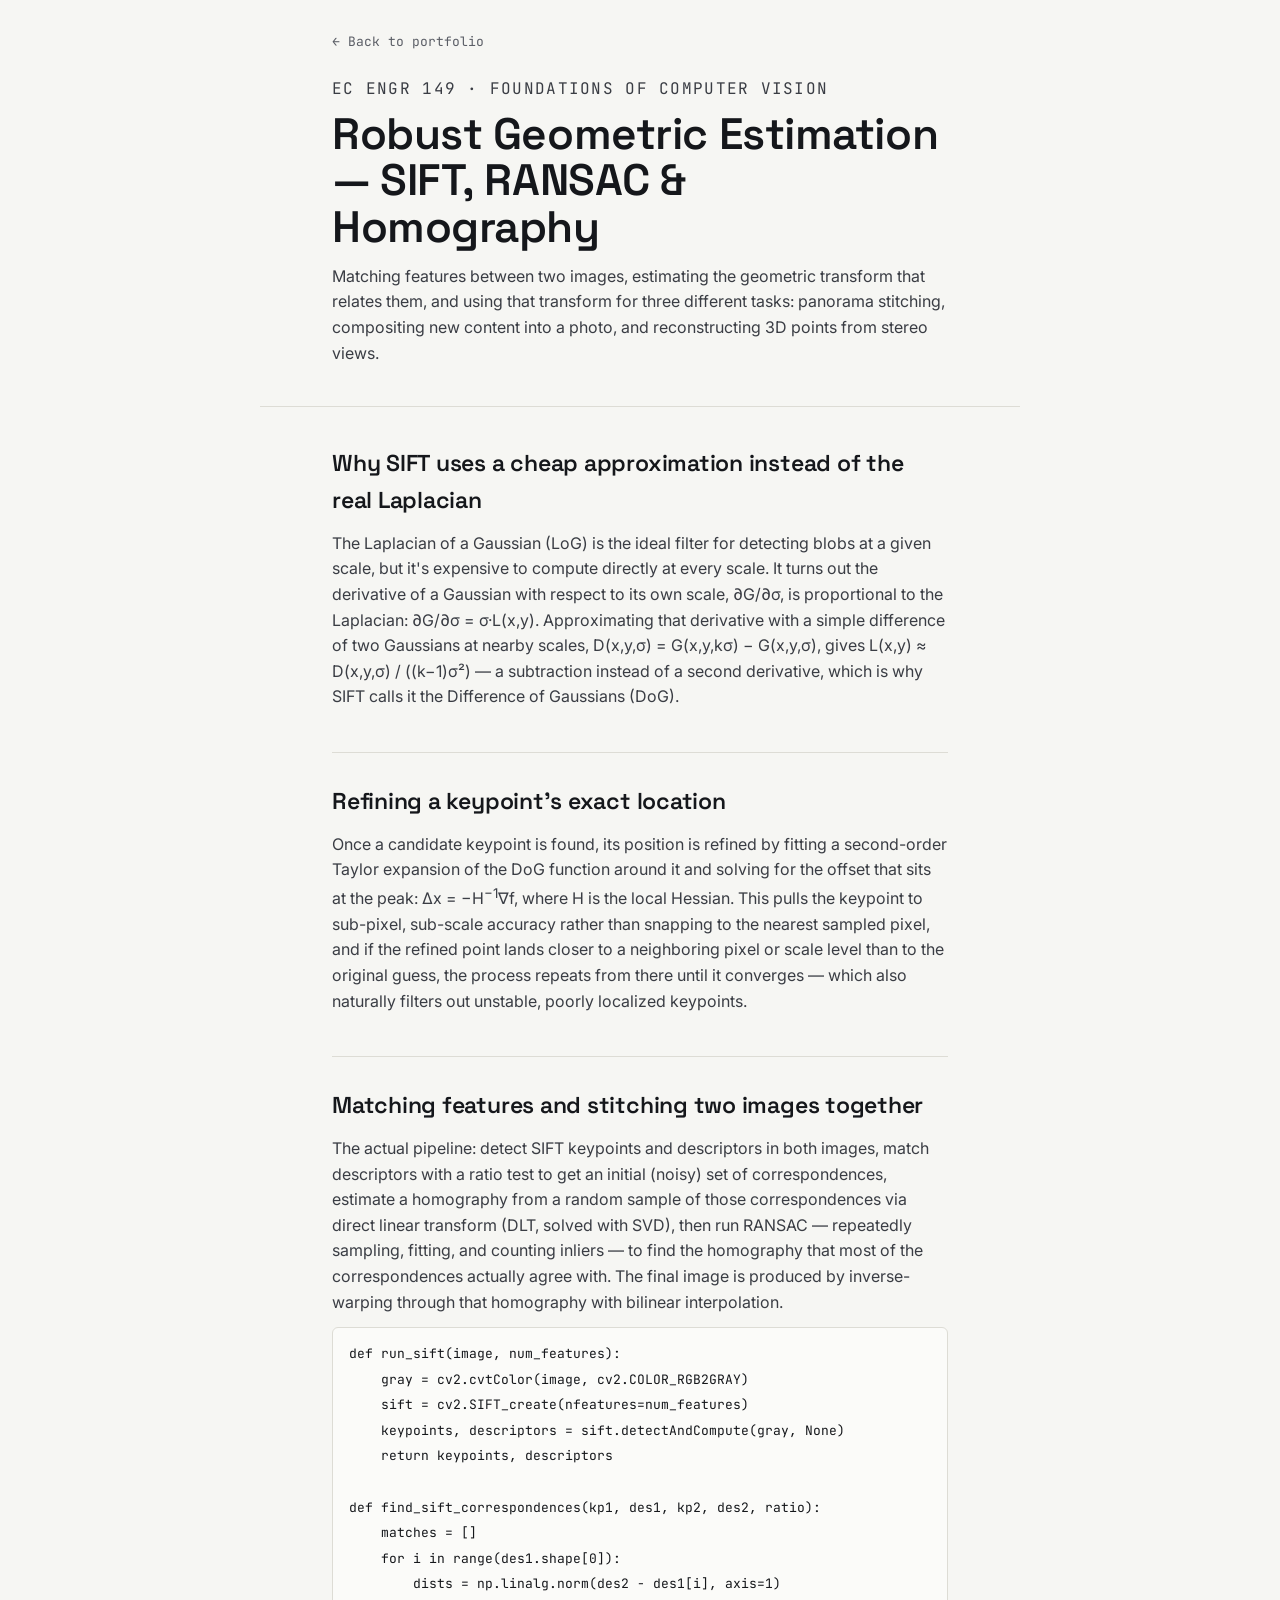
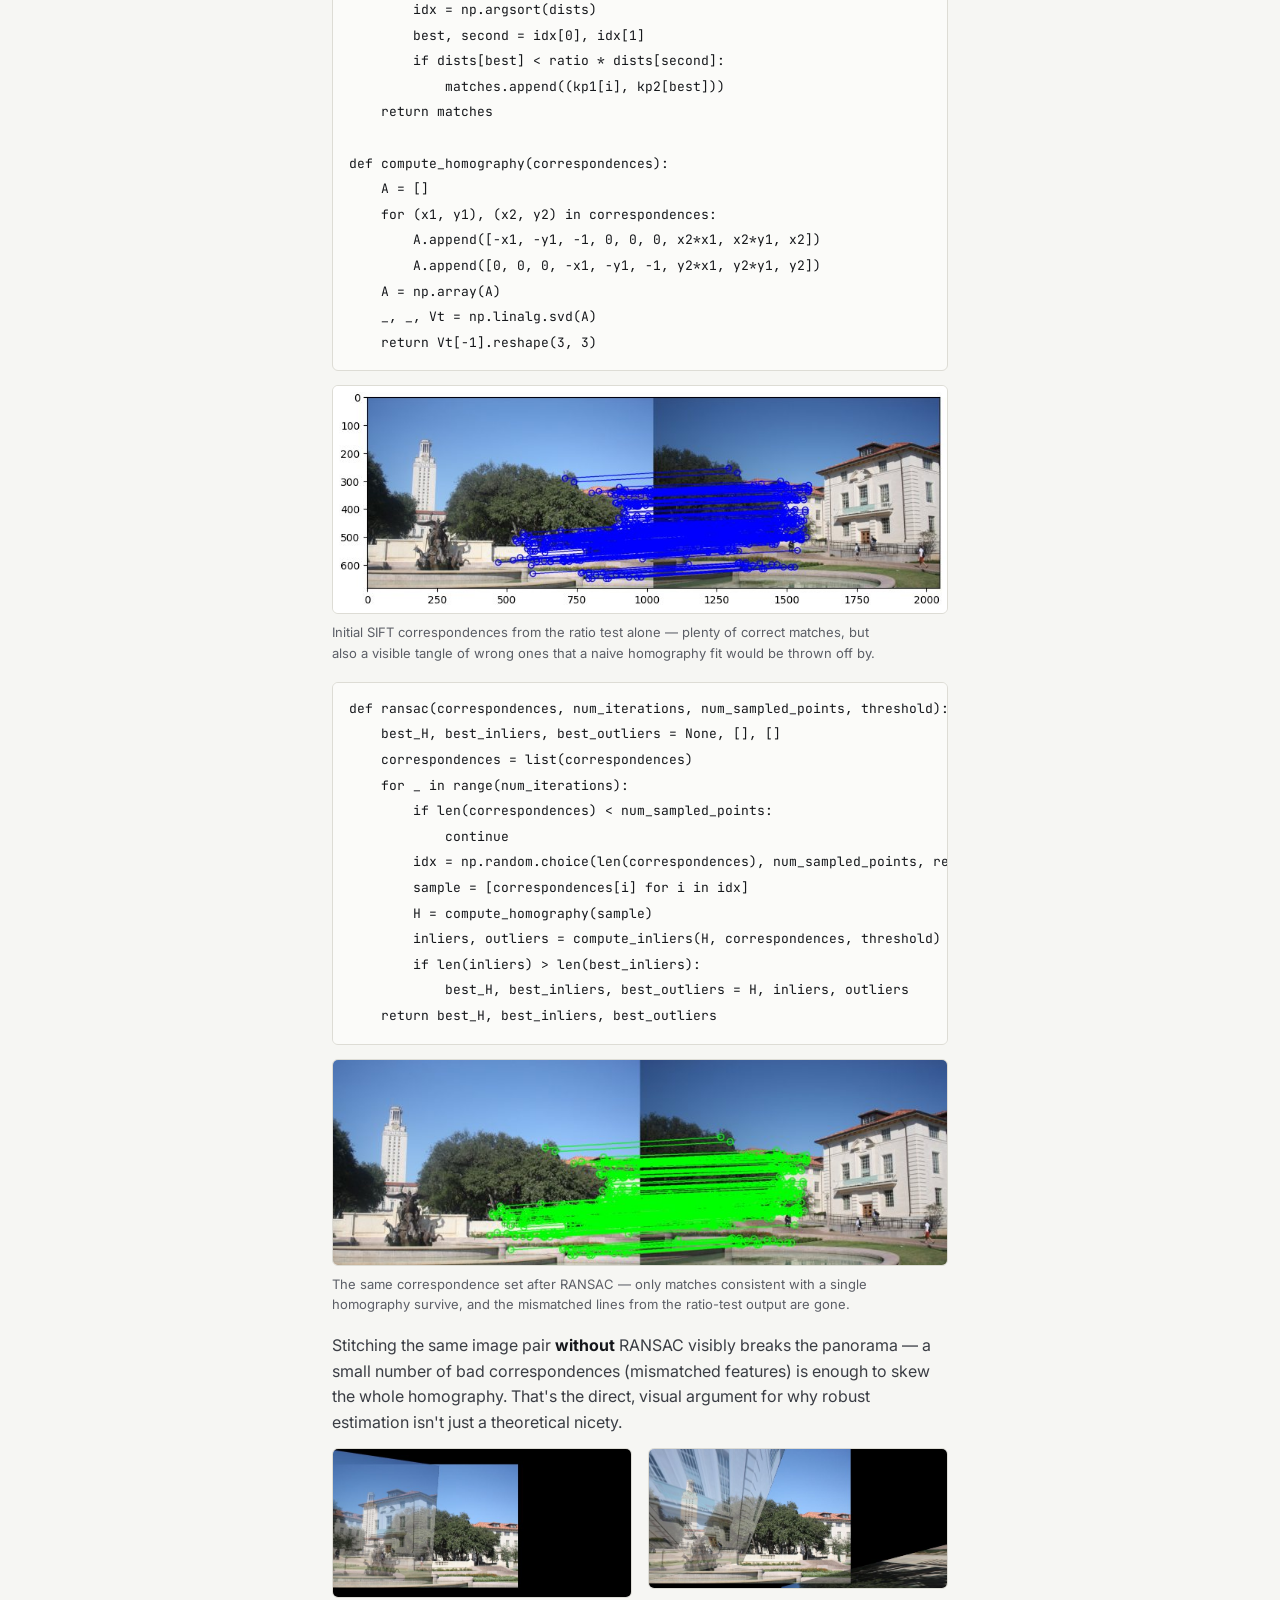
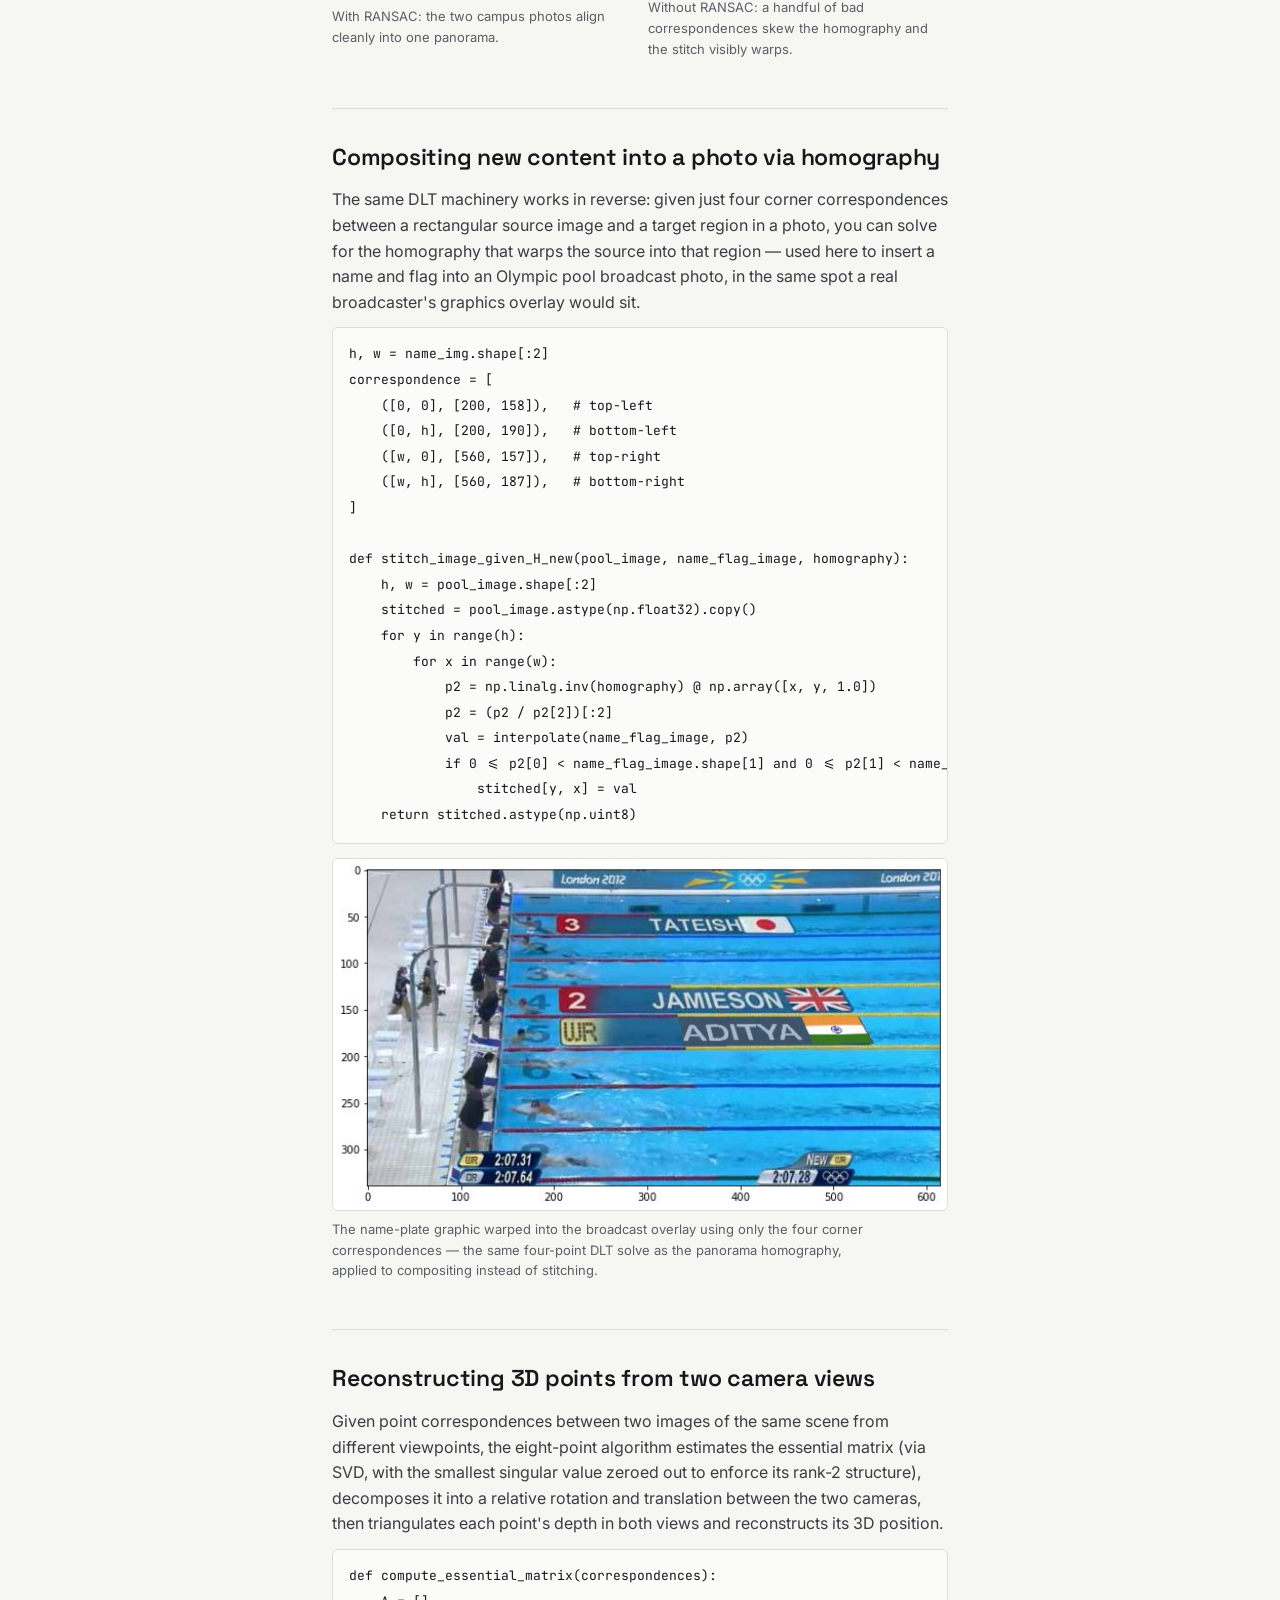
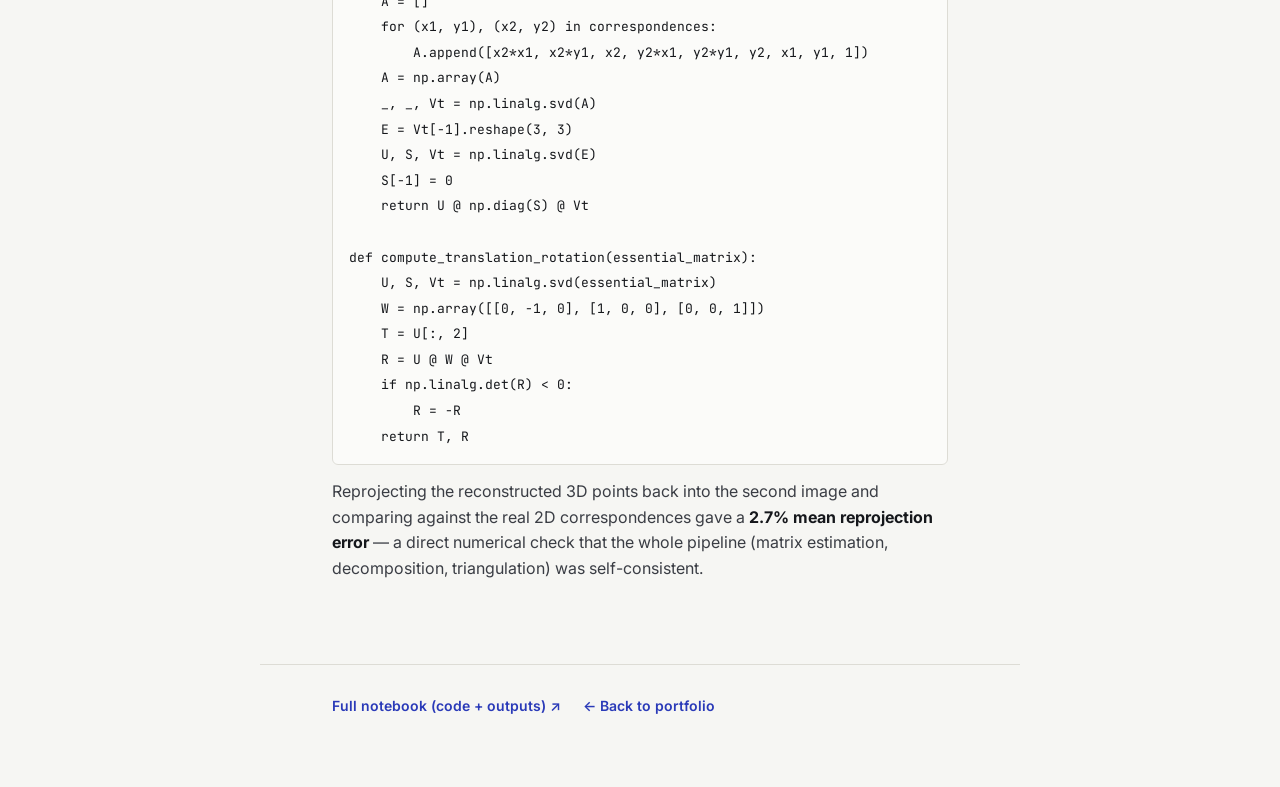
<file: write-ups/robust-geometric-estimation.html>
<!DOCTYPE html>
<html lang="en">
<head>
<meta charset="UTF-8">
<meta name="viewport" content="width=device-width, initial-scale=1.0">
<title>Robust Geometric Estimation — SIFT, RANSAC & Homography — Tim Zhang</title>
<link rel="preconnect" href="https://fonts.googleapis.com">
<link rel="preconnect" href="https://fonts.gstatic.com" crossorigin>
<link href="https://fonts.googleapis.com/css2?family=Space+Grotesk:wght@400;500;600;700&family=Inter:wght@400;500;600&family=JetBrains+Mono:wght@400;500&display=swap" rel="stylesheet">
<link rel="stylesheet" href="../styles.css">
</head>
<body>

<nav class="writeup-nav">
  <a href="../index.html#projects">&larr; Back to portfolio</a>
</nav>

<header class="writeup-header">
  <p class="eyebrow mono">EC ENGR 149 · Foundations of Computer Vision</p>
  <h1>Robust Geometric Estimation — SIFT, RANSAC & Homography</h1>
  <p>Matching features between two images, estimating the geometric transform that relates them, and using that transform for three different tasks: panorama stitching, compositing new content into a photo, and reconstructing 3D points from stereo views.</p>
</header>

<main class="writeup-body">
  <section class="writeup-section">
    <h2>Why SIFT uses a cheap approximation instead of the real Laplacian</h2>
    <p>The Laplacian of a Gaussian (LoG) is the ideal filter for detecting blobs at a given scale, but it's expensive to compute directly at every scale. It turns out the derivative of a Gaussian with respect to its own scale, &part;G/&part;&sigma;, is proportional to the Laplacian: &part;G/&part;&sigma; = &sigma;&middot;L(x,y). Approximating that derivative with a simple difference of two Gaussians at nearby scales, D(x,y,&sigma;) = G(x,y,k&sigma;) &minus; G(x,y,&sigma;), gives L(x,y) &asymp; D(x,y,&sigma;) / ((k&minus;1)&sigma;&sup2;) &mdash; a subtraction instead of a second derivative, which is why SIFT calls it the Difference of Gaussians (DoG).</p>

  </section>
  <section class="writeup-section">
    <h2>Refining a keypoint's exact location</h2>
    <p>Once a candidate keypoint is found, its position is refined by fitting a second-order Taylor expansion of the DoG function around it and solving for the offset that sits at the peak: &Delta;x = &minus;H<sup>&minus;1</sup>&nabla;f, where H is the local Hessian. This pulls the keypoint to sub-pixel, sub-scale accuracy rather than snapping to the nearest sampled pixel, and if the refined point lands closer to a neighboring pixel or scale level than to the original guess, the process repeats from there until it converges &mdash; which also naturally filters out unstable, poorly localized keypoints.</p>

  </section>
  <section class="writeup-section">
    <h2>Matching features and stitching two images together</h2>
    <p>The actual pipeline: detect SIFT keypoints and descriptors in both images, match descriptors with a ratio test to get an initial (noisy) set of correspondences, estimate a homography from a random sample of those correspondences via direct linear transform (DLT, solved with SVD), then run RANSAC &mdash; repeatedly sampling, fitting, and counting inliers &mdash; to find the homography that most of the correspondences actually agree with. The final image is produced by inverse-warping through that homography with bilinear interpolation.</p>
    <pre><code>def run_sift(image, num_features):
    gray = cv2.cvtColor(image, cv2.COLOR_RGB2GRAY)
    sift = cv2.SIFT_create(nfeatures=num_features)
    keypoints, descriptors = sift.detectAndCompute(gray, None)
    return keypoints, descriptors

def find_sift_correspondences(kp1, des1, kp2, des2, ratio):
    matches = []
    for i in range(des1.shape[0]):
        dists = np.linalg.norm(des2 - des1[i], axis=1)
        idx = np.argsort(dists)
        best, second = idx[0], idx[1]
        if dists[best] &lt; ratio * dists[second]:
            matches.append((kp1[i], kp2[best]))
    return matches

def compute_homography(correspondences):
    A = []
    for (x1, y1), (x2, y2) in correspondences:
        A.append([-x1, -y1, -1, 0, 0, 0, x2*x1, x2*y1, x2])
        A.append([0, 0, 0, -x1, -y1, -1, y2*x1, y2*y1, y2])
    A = np.array(A)
    _, _, Vt = np.linalg.svd(A)
    return Vt[-1].reshape(3, 3)</code></pre>
    <figure class="writeup-figure">
      <img src="../assets/write-ups/rge-sift-correspondences.jpg" alt="Initial SIFT correspondences between two overlapping campus photos, showing many mismatched lines">
      <figcaption>Initial SIFT correspondences from the ratio test alone &mdash; plenty of correct matches, but also a visible tangle of wrong ones that a naive homography fit would be thrown off by.</figcaption>
    </figure>
    <pre><code>def ransac(correspondences, num_iterations, num_sampled_points, threshold):
    best_H, best_inliers, best_outliers = None, [], []
    correspondences = list(correspondences)
    for _ in range(num_iterations):
        if len(correspondences) &lt; num_sampled_points:
            continue
        idx = np.random.choice(len(correspondences), num_sampled_points, replace=False)
        sample = [correspondences[i] for i in idx]
        H = compute_homography(sample)
        inliers, outliers = compute_inliers(H, correspondences, threshold)
        if len(inliers) &gt; len(best_inliers):
            best_H, best_inliers, best_outliers = H, inliers, outliers
    return best_H, best_inliers, best_outliers</code></pre>
    <figure class="writeup-figure">
      <img src="../assets/write-ups/rge-ransac-inliers.jpg" alt="RANSAC inlier correspondences after filtering, shown as clean green matching lines">
      <figcaption>The same correspondence set after RANSAC &mdash; only matches consistent with a single homography survive, and the mismatched lines from the ratio-test output are gone.</figcaption>
    </figure>
    <p>Stitching the same image pair <strong>without</strong> RANSAC visibly breaks the panorama &mdash; a small number of bad correspondences (mismatched features) is enough to skew the whole homography. That's the direct, visual argument for why robust estimation isn't just a theoretical nicety.</p>
    <div class="writeup-figrow">
      <figure class="writeup-figure">
        <img src="../assets/write-ups/rge-panorama-ransac.jpg" alt="Stitched panorama using the RANSAC-filtered homography, cleanly aligned">
        <figcaption>With RANSAC: the two campus photos align cleanly into one panorama.</figcaption>
      </figure>
      <figure class="writeup-figure">
        <img src="../assets/write-ups/rge-panorama-noransac.jpg" alt="Stitched panorama without RANSAC, showing warped and misaligned geometry">
        <figcaption>Without RANSAC: a handful of bad correspondences skew the homography and the stitch visibly warps.</figcaption>
      </figure>
    </div>
  </section>
  <section class="writeup-section">
    <h2>Compositing new content into a photo via homography</h2>
    <p>The same DLT machinery works in reverse: given just four corner correspondences between a rectangular source image and a target region in a photo, you can solve for the homography that warps the source into that region &mdash; used here to insert a name and flag into an Olympic pool broadcast photo, in the same spot a real broadcaster's graphics overlay would sit.</p>
    <pre><code>h, w = name_img.shape[:2]
correspondence = [
    ([0, 0], [200, 158]),   # top-left
    ([0, h], [200, 190]),   # bottom-left
    ([w, 0], [560, 157]),   # top-right
    ([w, h], [560, 187]),   # bottom-right
]

def stitch_image_given_H_new(pool_image, name_flag_image, homography):
    h, w = pool_image.shape[:2]
    stitched = pool_image.astype(np.float32).copy()
    for y in range(h):
        for x in range(w):
            p2 = np.linalg.inv(homography) @ np.array([x, y, 1.0])
            p2 = (p2 / p2[2])[:2]
            val = interpolate(name_flag_image, p2)
            if 0 &lt;= p2[0] &lt; name_flag_image.shape[1] and 0 &lt;= p2[1] &lt; name_flag_image.shape[0]:
                stitched[y, x] = val
    return stitched.astype(np.uint8)</code></pre>
    <figure class="writeup-figure">
      <img src="../assets/write-ups/rge-homography-composite.jpg" alt="Olympic swimming broadcast photo with a name and flag composited into the scoreboard graphic via homography">
      <figcaption>The name-plate graphic warped into the broadcast overlay using only the four corner correspondences &mdash; the same four-point DLT solve as the panorama homography, applied to compositing instead of stitching.</figcaption>
    </figure>
  </section>
  <section class="writeup-section">
    <h2>Reconstructing 3D points from two camera views</h2>
    <p>Given point correspondences between two images of the same scene from different viewpoints, the eight-point algorithm estimates the essential matrix (via SVD, with the smallest singular value zeroed out to enforce its rank-2 structure), decomposes it into a relative rotation and translation between the two cameras, then triangulates each point's depth in both views and reconstructs its 3D position.</p>
    <pre><code>def compute_essential_matrix(correspondences):
    A = []
    for (x1, y1), (x2, y2) in correspondences:
        A.append([x2*x1, x2*y1, x2, y2*x1, y2*y1, y2, x1, y1, 1])
    A = np.array(A)
    _, _, Vt = np.linalg.svd(A)
    E = Vt[-1].reshape(3, 3)
    U, S, Vt = np.linalg.svd(E)
    S[-1] = 0
    return U @ np.diag(S) @ Vt

def compute_translation_rotation(essential_matrix):
    U, S, Vt = np.linalg.svd(essential_matrix)
    W = np.array([[0, -1, 0], [1, 0, 0], [0, 0, 1]])
    T = U[:, 2]
    R = U @ W @ Vt
    if np.linalg.det(R) &lt; 0:
        R = -R
    return T, R</code></pre>
    <p>Reprojecting the reconstructed 3D points back into the second image and comparing against the real 2D correspondences gave a <strong>2.7% mean reprojection error</strong> &mdash; a direct numerical check that the whole pipeline (matrix estimation, decomposition, triangulation) was self-consistent.</p>

  </section>

</main>

<div class="writeup-footer">
  <a href="https://github.com/nothing17777/portfolio/blob/main/notebooks/robust-geometric-estimation.ipynb" target="_blank" rel="noopener">Full notebook (code + outputs) &#8599;</a>
  <a href="../index.html#projects">&larr; Back to portfolio</a>
</div>

</body>
</html>
</file>
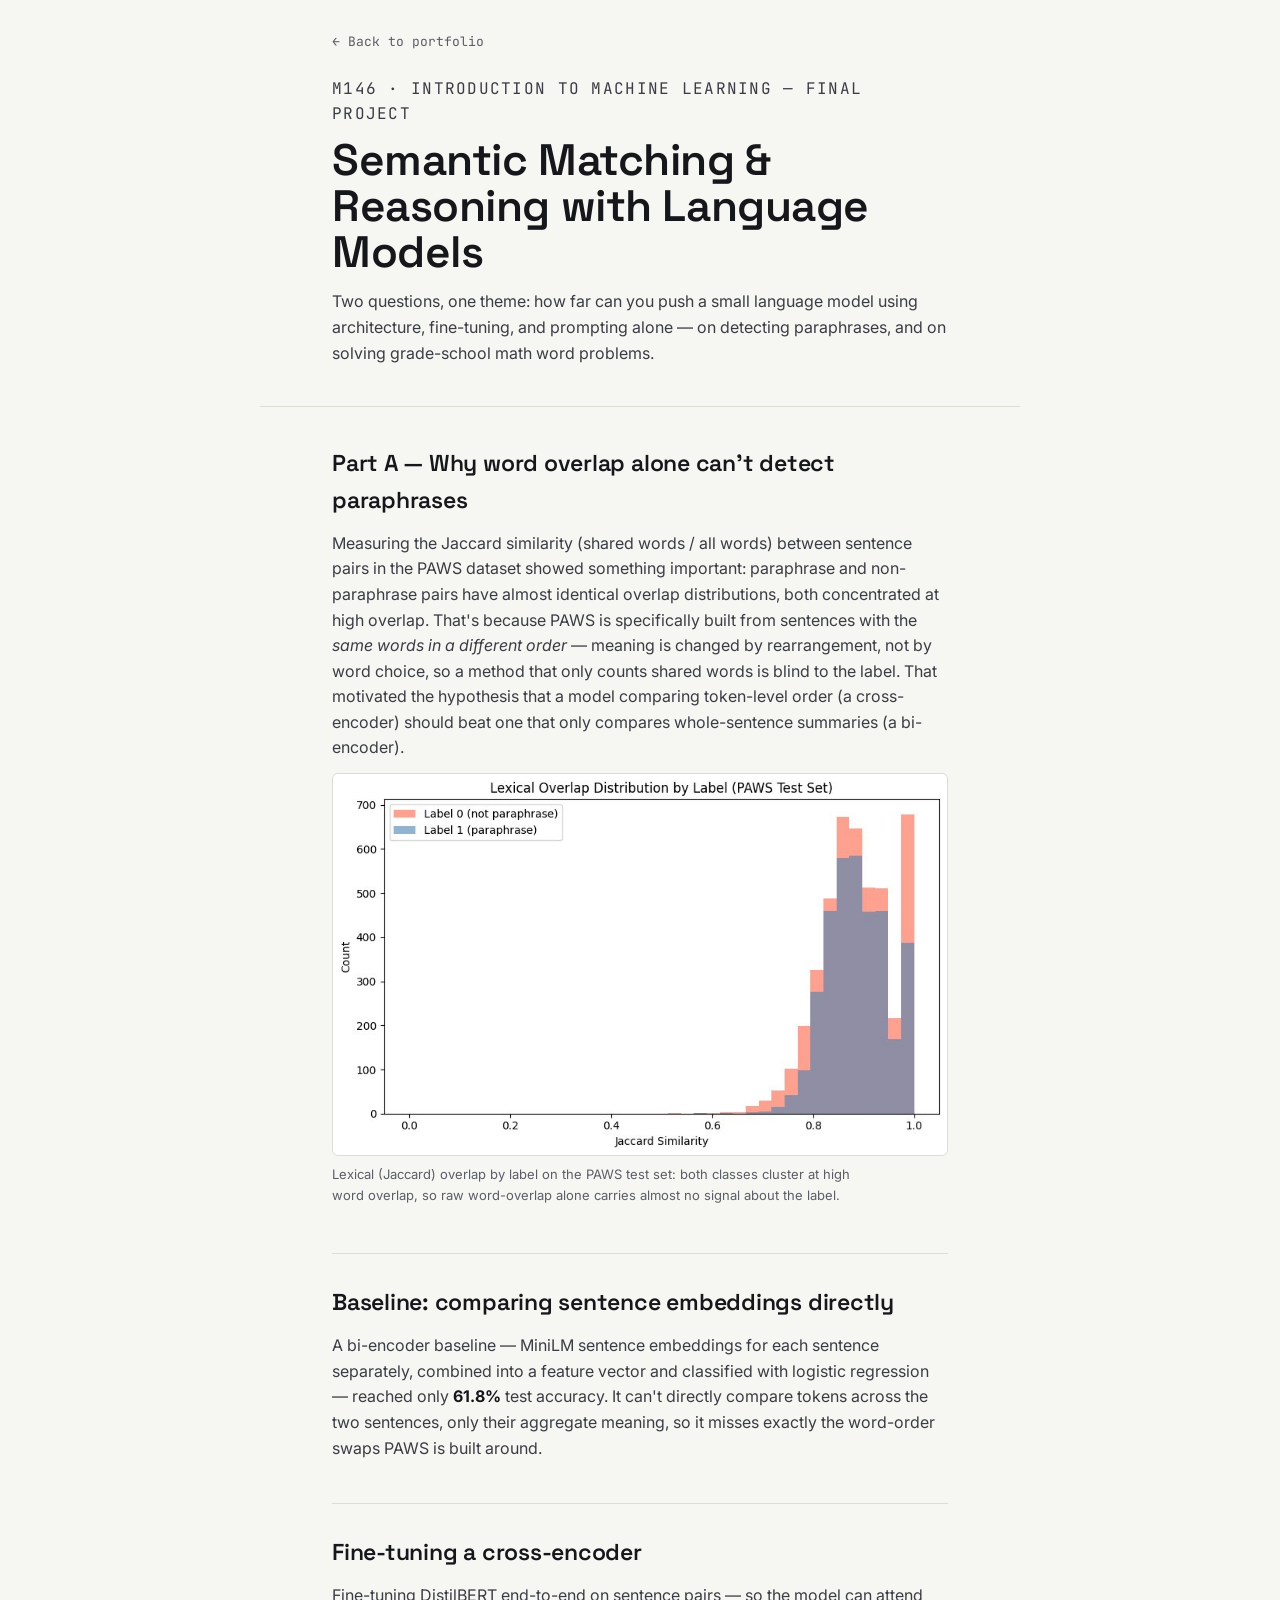
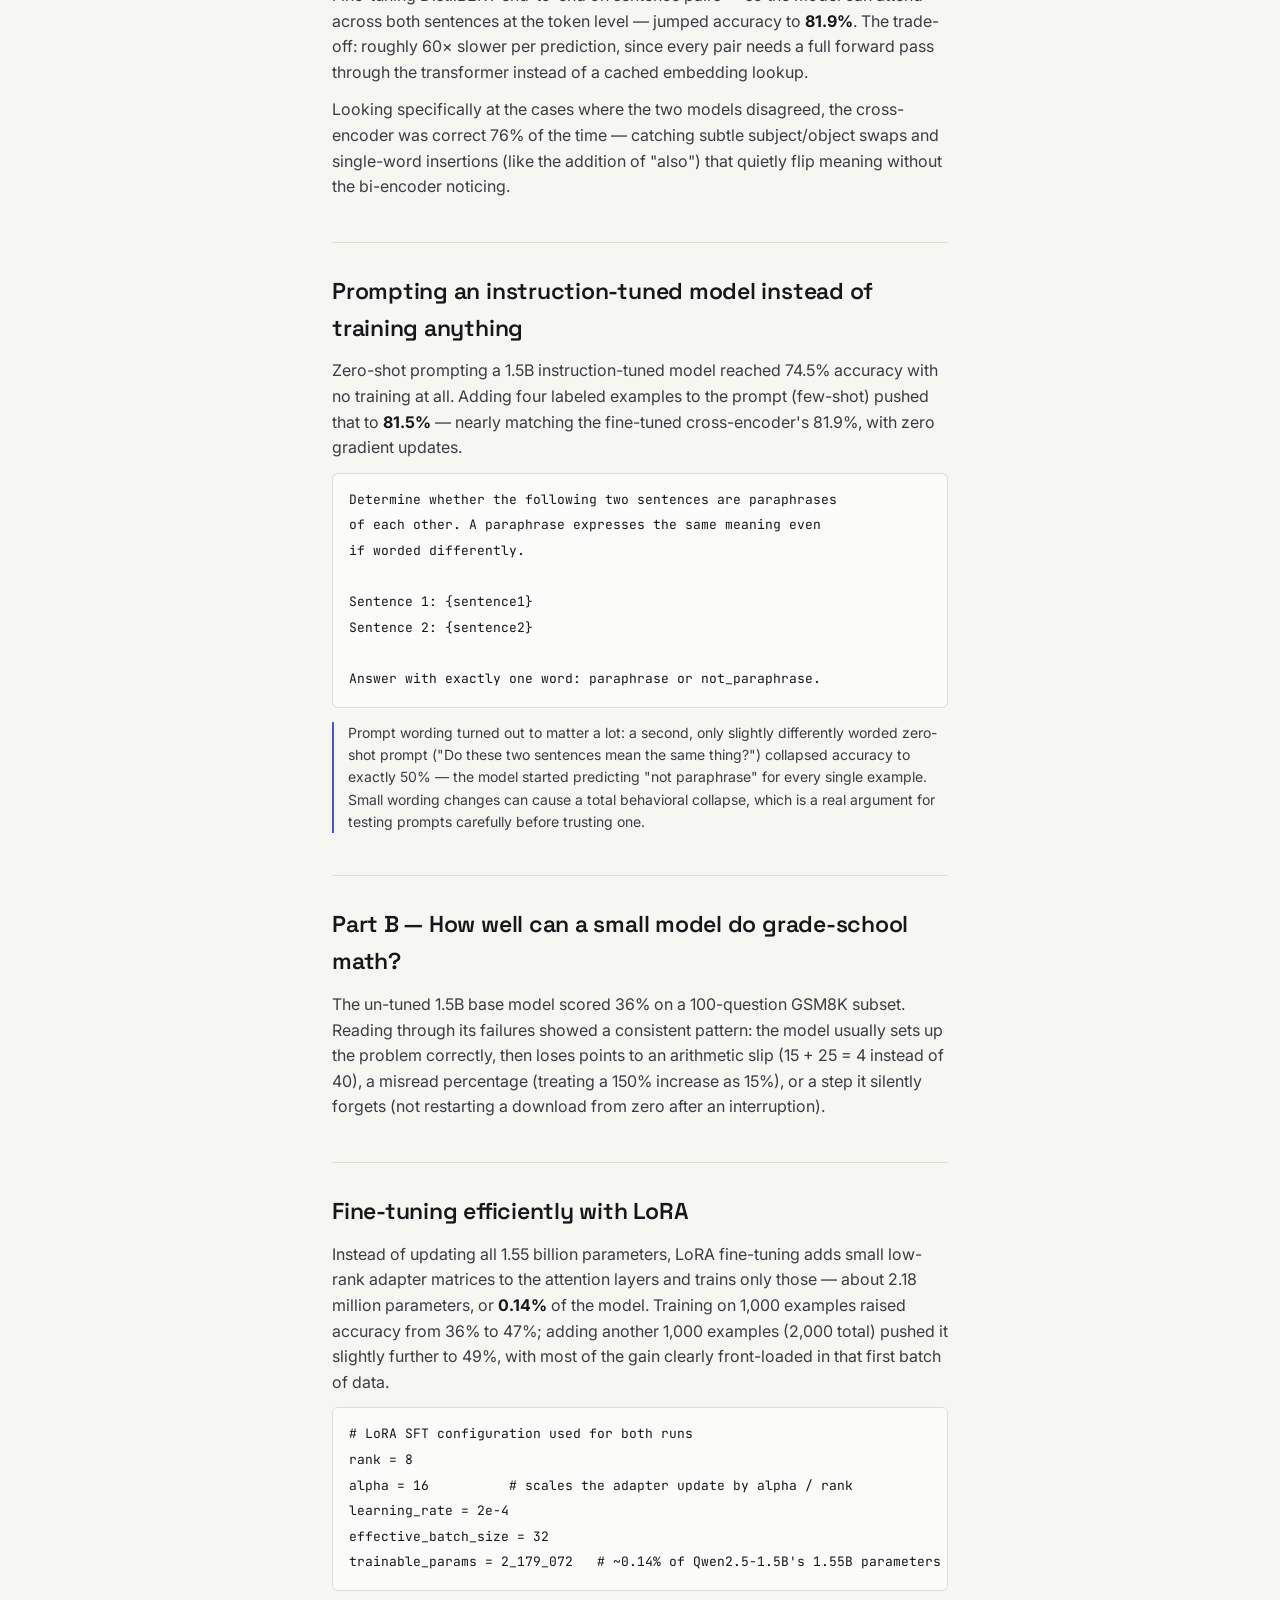
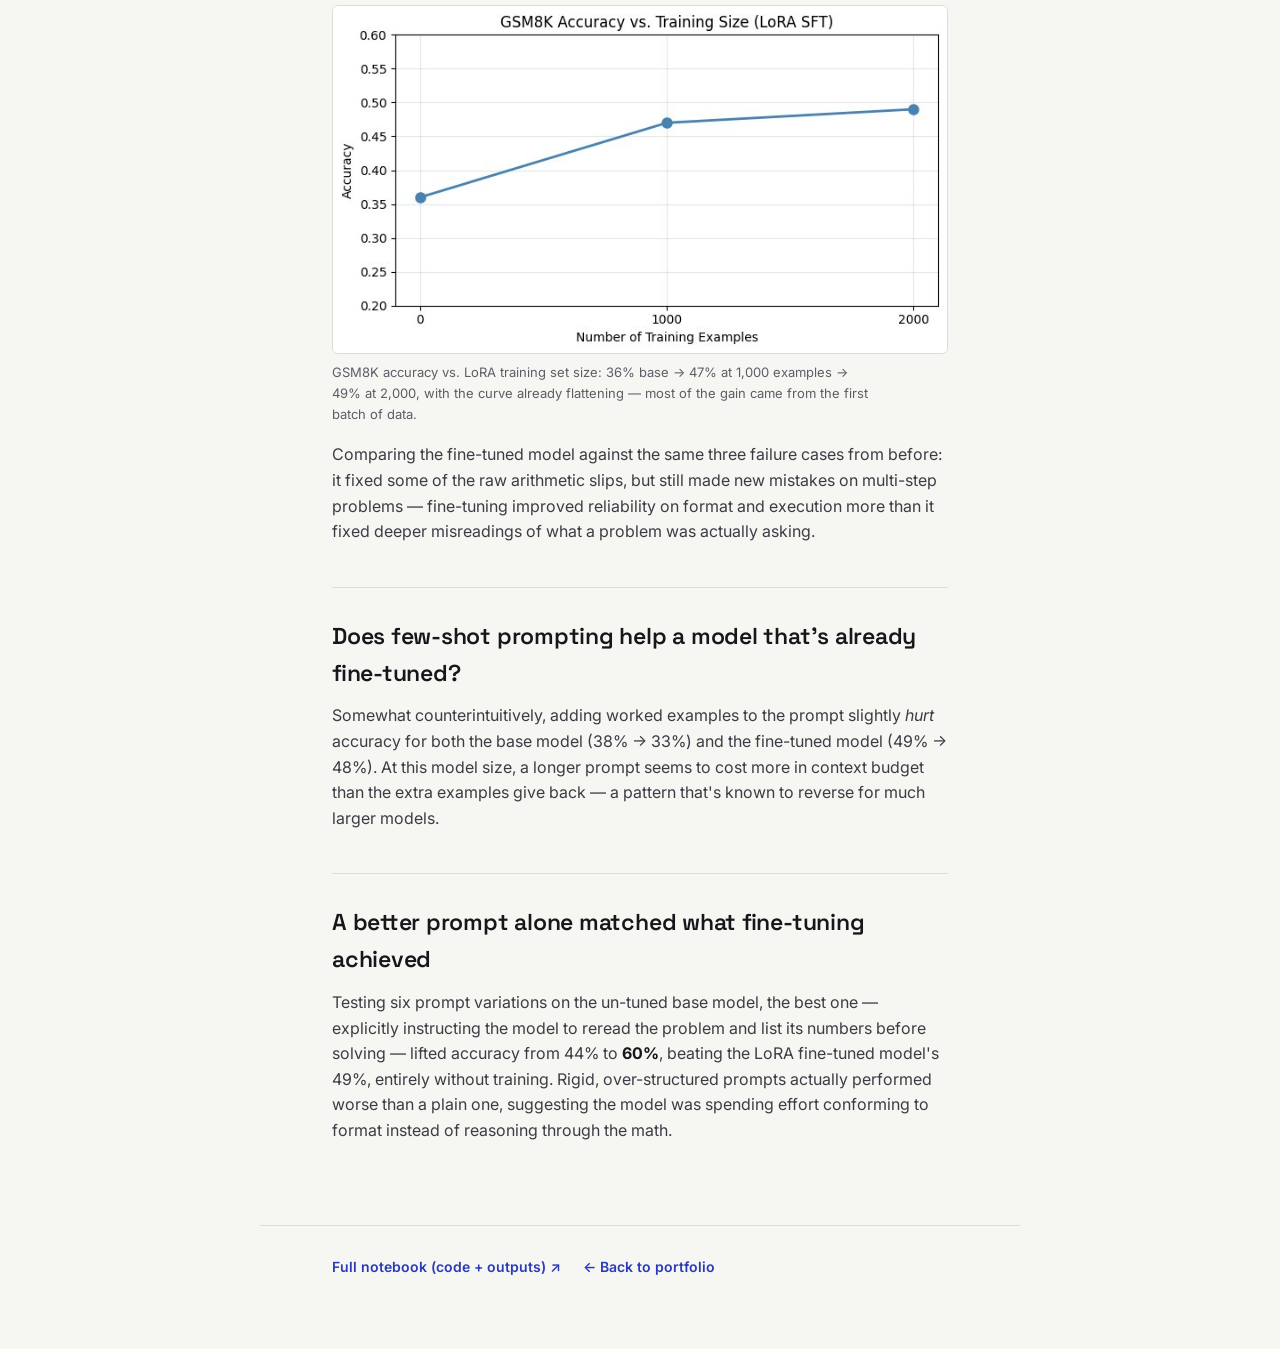
<file: write-ups/semantic-matching-llm.html>
<!DOCTYPE html>
<html lang="en">
<head>
<meta charset="UTF-8">
<meta name="viewport" content="width=device-width, initial-scale=1.0">
<title>Semantic Matching & Reasoning with Language Models — Tim Zhang</title>
<link rel="preconnect" href="https://fonts.googleapis.com">
<link rel="preconnect" href="https://fonts.gstatic.com" crossorigin>
<link href="https://fonts.googleapis.com/css2?family=Space+Grotesk:wght@400;500;600;700&family=Inter:wght@400;500;600&family=JetBrains+Mono:wght@400;500&display=swap" rel="stylesheet">
<link rel="stylesheet" href="../styles.css">
</head>
<body>

<nav class="writeup-nav">
  <a href="../index.html#projects">&larr; Back to portfolio</a>
</nav>

<header class="writeup-header">
  <p class="eyebrow mono">M146 · Introduction to Machine Learning &mdash; Final Project</p>
  <h1>Semantic Matching & Reasoning with Language Models</h1>
  <p>Two questions, one theme: how far can you push a small language model using architecture, fine-tuning, and prompting alone &mdash; on detecting paraphrases, and on solving grade-school math word problems.</p>
</header>

<main class="writeup-body">
  <section class="writeup-section">
    <h2>Part A &mdash; Why word overlap alone can't detect paraphrases</h2>
    <p>Measuring the Jaccard similarity (shared words / all words) between sentence pairs in the PAWS dataset showed something important: paraphrase and non-paraphrase pairs have almost identical overlap distributions, both concentrated at high overlap. That's because PAWS is specifically built from sentences with the <em>same words in a different order</em> &mdash; meaning is changed by rearrangement, not by word choice, so a method that only counts shared words is blind to the label. That motivated the hypothesis that a model comparing token-level order (a cross-encoder) should beat one that only compares whole-sentence summaries (a bi-encoder).</p>
    <figure class="writeup-figure">
      <img src="../assets/write-ups/m146-lexical-overlap.jpg" alt="Histogram of lexical overlap by label on the PAWS test set, showing paraphrase and non-paraphrase pairs with nearly identical overlap distributions">
      <figcaption>Lexical (Jaccard) overlap by label on the PAWS test set: both classes cluster at high word overlap, so raw word-overlap alone carries almost no signal about the label.</figcaption>
    </figure>
  </section>
  <section class="writeup-section">
    <h2>Baseline: comparing sentence embeddings directly</h2>
    <p>A bi-encoder baseline &mdash; MiniLM sentence embeddings for each sentence separately, combined into a feature vector and classified with logistic regression &mdash; reached only <strong>61.8%</strong> test accuracy. It can't directly compare tokens across the two sentences, only their aggregate meaning, so it misses exactly the word-order swaps PAWS is built around.</p>

  </section>
  <section class="writeup-section">
    <h2>Fine-tuning a cross-encoder</h2>
    <p>Fine-tuning DistilBERT end-to-end on sentence pairs &mdash; so the model can attend across both sentences at the token level &mdash; jumped accuracy to <strong>81.9%</strong>. The trade-off: roughly 60&times; slower per prediction, since every pair needs a full forward pass through the transformer instead of a cached embedding lookup.</p>
    <p>Looking specifically at the cases where the two models disagreed, the cross-encoder was correct 76% of the time &mdash; catching subtle subject/object swaps and single-word insertions (like the addition of "also") that quietly flip meaning without the bi-encoder noticing.</p>

  </section>
  <section class="writeup-section">
    <h2>Prompting an instruction-tuned model instead of training anything</h2>
    <p>Zero-shot prompting a 1.5B instruction-tuned model reached 74.5% accuracy with no training at all. Adding four labeled examples to the prompt (few-shot) pushed that to <strong>81.5%</strong> &mdash; nearly matching the fine-tuned cross-encoder's 81.9%, with zero gradient updates.</p>
    <pre><code>Determine whether the following two sentences are paraphrases
of each other. A paraphrase expresses the same meaning even
if worded differently.

Sentence 1: {sentence1}
Sentence 2: {sentence2}

Answer with exactly one word: paraphrase or not_paraphrase.</code></pre>
    <p class="writeup-note">Prompt wording turned out to matter a lot: a second, only slightly differently worded zero-shot prompt ("Do these two sentences mean the same thing?") collapsed accuracy to exactly 50% &mdash; the model started predicting "not paraphrase" for every single example. Small wording changes can cause a total behavioral collapse, which is a real argument for testing prompts carefully before trusting one.</p>

  </section>
  <section class="writeup-section">
    <h2>Part B &mdash; How well can a small model do grade-school math?</h2>
    <p>The un-tuned 1.5B base model scored 36% on a 100-question GSM8K subset. Reading through its failures showed a consistent pattern: the model usually sets up the problem correctly, then loses points to an arithmetic slip (15 + 25 = 4 instead of 40), a misread percentage (treating a 150% increase as 15%), or a step it silently forgets (not restarting a download from zero after an interruption).</p>

  </section>
  <section class="writeup-section">
    <h2>Fine-tuning efficiently with LoRA</h2>
    <p>Instead of updating all 1.55 billion parameters, LoRA fine-tuning adds small low-rank adapter matrices to the attention layers and trains only those &mdash; about 2.18 million parameters, or <strong>0.14%</strong> of the model. Training on 1,000 examples raised accuracy from 36% to 47%; adding another 1,000 examples (2,000 total) pushed it slightly further to 49%, with most of the gain clearly front-loaded in that first batch of data.</p>
    <pre><code># LoRA SFT configuration used for both runs
rank = 8
alpha = 16          # scales the adapter update by alpha / rank
learning_rate = 2e-4
effective_batch_size = 32
trainable_params = 2_179_072   # ~0.14% of Qwen2.5-1.5B's 1.55B parameters</code></pre>
    <figure class="writeup-figure">
      <img src="../assets/write-ups/m146-gsm8k-lora-accuracy.jpg" alt="Line chart of GSM8K accuracy versus number of LoRA fine-tuning training examples, rising from base accuracy through 1,000 and 2,000 examples">
      <figcaption>GSM8K accuracy vs. LoRA training set size: 36% base &rarr; 47% at 1,000 examples &rarr; 49% at 2,000, with the curve already flattening &mdash; most of the gain came from the first batch of data.</figcaption>
    </figure>
    <p>Comparing the fine-tuned model against the same three failure cases from before: it fixed some of the raw arithmetic slips, but still made new mistakes on multi-step problems &mdash; fine-tuning improved reliability on format and execution more than it fixed deeper misreadings of what a problem was actually asking.</p>

  </section>
  <section class="writeup-section">
    <h2>Does few-shot prompting help a model that's already fine-tuned?</h2>
    <p>Somewhat counterintuitively, adding worked examples to the prompt slightly <em>hurt</em> accuracy for both the base model (38% &rarr; 33%) and the fine-tuned model (49% &rarr; 48%). At this model size, a longer prompt seems to cost more in context budget than the extra examples give back &mdash; a pattern that's known to reverse for much larger models.</p>

  </section>
  <section class="writeup-section">
    <h2>A better prompt alone matched what fine-tuning achieved</h2>
    <p>Testing six prompt variations on the un-tuned base model, the best one &mdash; explicitly instructing the model to reread the problem and list its numbers before solving &mdash; lifted accuracy from 44% to <strong>60%</strong>, beating the LoRA fine-tuned model's 49%, entirely without training. Rigid, over-structured prompts actually performed worse than a plain one, suggesting the model was spending effort conforming to format instead of reasoning through the math.</p>

  </section>

</main>

<div class="writeup-footer">
  <a href="https://github.com/nothing17777/portfolio/blob/main/notebooks/semantic-matching-llm.ipynb" target="_blank" rel="noopener">Full notebook (code + outputs) &#8599;</a>
  <a href="../index.html#projects">&larr; Back to portfolio</a>
</div>

</body>
</html>
</file>
<file: css/os.css>
:root{
  --paper: #F6F6F3;
  --paper-raised: #FEFEFD;
  --ink: #15171B;
  --ink-soft: #3A3D44;
  --graphite: #5B5E66;
  --hairline: #DDDCD5;
  --accent: #3F55E8;
  --accent-ink: #2A3AB8;
  --accent-soft: #EAEBFB;

  --display: "Space Grotesk", "Inter", sans-serif;
  --body: "Inter", -apple-system, BlinkMacSystemFont, sans-serif;
  --mono: "JetBrains Mono", ui-monospace, monospace;

  --menubar-h: 30px;
  --dock-h: 68px;

  --glass-bg: rgba(251, 251, 249, 0.72);
  --glass-border: rgba(255, 255, 255, 0.5);
  --shadow-window: 0 30px 60px -12px rgba(21, 23, 27, 0.28), 0 8px 24px rgba(21, 23, 27, 0.12);
  --shadow-dock: 0 20px 45px rgba(21, 23, 27, 0.20), 0 2px 8px rgba(21, 23, 27, 0.08);
  --spring: cubic-bezier(0.34, 1.56, 0.64, 1);
}

*, *::before, *::after{ box-sizing: border-box; }

html, body{
  margin: 0;
  height: 100%;
  overflow: hidden;
  color: var(--ink);
  font-family: var(--body);
  -webkit-font-smoothing: antialiased;
}

body{
  background:
    radial-gradient(1100px 700px at 12% -10%, #E4E9FF 0%, rgba(228, 233, 255, 0) 60%),
    radial-gradient(900px 650px at 100% 0%, #FFE9F2 0%, rgba(255, 233, 242, 0) 55%),
    radial-gradient(1000px 800px at 20% 115%, #E4FFF6 0%, rgba(228, 255, 246, 0) 55%),
    radial-gradient(1200px 900px at 90% 100%, #FFF3DC 0%, rgba(255, 243, 220, 0) 55%),
    var(--paper);
  background-attachment: fixed;
}

/* Menu bar */
.menubar{
  position: fixed;
  top: 0; left: 0; right: 0;
  height: var(--menubar-h);
  display: flex;
  align-items: center;
  justify-content: space-between;
  padding: 0 16px;
  background: rgba(251, 251, 249, 0.6);
  backdrop-filter: blur(28px) saturate(1.8);
  -webkit-backdrop-filter: blur(28px) saturate(1.8);
  box-shadow: 0 1px 0 rgba(255, 255, 255, 0.6) inset, 0 1px 0 rgba(21, 23, 27, 0.06);
  font-size: 0.8rem;
  z-index: 1000;
}
.menubar-left{ display: flex; align-items: center; gap: 20px; }
.menubar-logo{
  font-family: var(--display);
  font-weight: 700;
  width: 20px;
  height: 20px;
  border-radius: 6px;
  background: linear-gradient(145deg, var(--accent), var(--accent-ink));
  color: #fff;
  display: inline-flex;
  align-items: center;
  justify-content: center;
  font-size: 11px;
  letter-spacing: 0;
}
.menubar-item{ color: var(--ink-soft); cursor: default; font-weight: 500; }
.menubar-clock{ color: var(--ink-soft); font-family: var(--mono); font-size: 0.72rem; letter-spacing: 0.01em; }

/* Cat wallpaper */
#cat-wallpaper{
  position: fixed;
  bottom: calc(var(--dock-h) + 10px);
  right: 20px;
  width: 224px;
  z-index: 0;
  pointer-events: none;
  opacity: 0.6;
}
#cat-wallpaper svg{
  display: block;
  width: 100%;
  height: auto;
  image-rendering: pixelated;
  image-rendering: crisp-edges;
}

/* Desktop */
.desktop{
  position: fixed;
  top: var(--menubar-h);
  left: 0; right: 0;
  bottom: var(--dock-h);
  padding: 20px;
  display: grid;
  grid-auto-flow: column;
  grid-template-rows: repeat(auto-fill, 90px);
  grid-template-columns: repeat(auto-fill, 84px);
  gap: 12px;
  z-index: 1;
}
.desktop-icon{
  display: flex;
  flex-direction: column;
  align-items: center;
  justify-content: center;
  gap: 5px;
  width: 80px;
  height: 84px;
  border-radius: 10px;
  cursor: pointer;
  text-align: center;
  user-select: none;
  transition: background-color 0.12s ease;
}
.desktop-icon:hover{ background: rgba(21, 23, 27, 0.05); }
.desktop-icon:active{ background: rgba(63, 85, 232, 0.12); }
.desktop-icon .icon-glyph{
  font-size: 2rem;
  filter: drop-shadow(0 2px 5px rgba(21, 23, 27, 0.18));
}
.desktop-icon span{
  font-size: 0.72rem;
  color: var(--ink);
  font-weight: 600;
  padding: 1px 6px;
  border-radius: 4px;
  text-shadow: 0 1px 2px rgba(255, 255, 255, 0.6);
}
.desktop-icon:active span{ background: var(--accent); color: #fff; text-shadow: none; }

/* Dock */
.dock{
  position: fixed;
  bottom: 10px;
  left: 50%;
  transform: translateX(-50%);
  background: rgba(251, 251, 249, 0.55);
  border-radius: 20px;
  padding: 10px 16px;
  display: flex;
  align-items: flex-end;
  justify-content: center;
  gap: 14px;
  /* Wide enough to hold every default dock icon at full (desktop-icon) size
     with room to spare, so the dock stays a comfortably large drop target —
     and the pinned dock cats stay evenly spread — even after every icon has
     been dragged off it, rather than shrinking to nothing. */
  min-width: 420px;
  min-height: 76px;
  z-index: 1000;
  backdrop-filter: blur(30px) saturate(1.8);
  -webkit-backdrop-filter: blur(30px) saturate(1.8);
  box-shadow: var(--shadow-dock), inset 0 1px 0 rgba(255, 255, 255, 0.55), inset 0 0 0 1px rgba(255, 255, 255, 0.25);
  transition: transform 0.2s var(--spring);
}
/* Dock icons match desktop icons' size and always-visible label — icons
   look and behave the same whether they're sitting in the dock or on the
   desktop, so dragging one between the two is just a change of location,
   never a change of size. */
.dock-icon{
  width: 80px;
  height: 84px;
  border-radius: 12px;
  cursor: pointer;
  display: flex;
  flex-direction: column;
  align-items: center;
  justify-content: center;
  gap: 5px;
  text-align: center;
  transition: transform 0.18s var(--spring);
  transform-origin: 50% 100%;
  position: relative;
  user-select: none;
}
.dock-icon:hover{ transform: scale(1.1) translateY(-6px); }
.dock-icon .dock-icon-img{
  filter: drop-shadow(0 2px 5px rgba(21, 23, 27, 0.18));
}
.dock-icon span{
  font-size: 0.72rem;
  color: var(--ink);
  font-weight: 600;
  padding: 1px 6px;
  border-radius: 4px;
  text-shadow: 0 1px 2px rgba(255, 255, 255, 0.6);
}
.dock-icon::after{
  content: "";
  position: absolute;
  bottom: -6px;
  left: 50%;
  transform: translateX(-50%);
  width: 4px;
  height: 4px;
  border-radius: 50%;
  background: var(--graphite);
  opacity: 0;
  transition: opacity 0.15s ease;
}
.dock-icon.is-running::after{ opacity: 1; }
.dock-icon.is-minimized .dock-icon-img{ opacity: 0.55; }

/* Divider between the pinned dock icons and whatever apps are currently
   running — same idea as the real macOS dock's separator. Hidden until
   there's at least one running icon to separate from. */
.dock-divider{
  width: 1px;
  align-self: stretch;
  margin: 4px 0;
  background: rgba(21, 23, 27, 0.14);
  display: none;
}
.dock-running{
  display: contents;
}
.dock-icon-placeholder{
  border-radius: 12px;
  border: 1.5px dashed rgba(21, 23, 27, 0.22);
  background: rgba(21, 23, 27, 0.04);
}
.dock:has(.dock-running:not(:empty)) .dock-divider{
  display: block;
}

/* Windows */
.mac-window{
  position: absolute;
  width: 620px;
  height: 460px;
  max-width: calc(100vw - 24px);
  max-height: calc(100vh - var(--menubar-h) - var(--dock-h) - 24px);
  background: var(--paper-raised);
  border-radius: 13px;
  box-shadow: var(--shadow-window), inset 0 0 0 1px rgba(255, 255, 255, 0.6);
  display: none;
  flex-direction: column;
  overflow: hidden;
  z-index: 10;
  transform-origin: center center;
  opacity: 0;
  transform: scale(0.94) translateY(10px);
}
.mac-window.is-opening{
  animation: window-open 0.28s var(--spring) forwards;
}
.mac-window.is-open{ opacity: 1; transform: none; }
.mac-window.is-closing{
  animation: window-close 0.16s ease forwards;
}
@keyframes window-open{
  from{ opacity: 0; transform: scale(0.94) translateY(10px); }
  to{ opacity: 1; transform: scale(1) translateY(0); }
}
@keyframes window-close{
  from{ opacity: 1; transform: scale(1) translateY(0); }
  to{ opacity: 0; transform: scale(0.96) translateY(6px); }
}
.mac-window.is-minimizing{
  animation: window-minimize 0.32s cubic-bezier(0.4, 0, 0.6, 1) forwards;
}
@keyframes window-minimize{
  from{ opacity: 1; transform: scale(1) translateY(0); }
  to{ opacity: 0; transform: scale(0.08) translateY(55vh); }
}
@media (prefers-reduced-motion: reduce){
  .mac-window.is-opening, .mac-window.is-closing, .mac-window.is-minimizing{ animation: none; }
  .mac-window.is-opening, .mac-window.is-open{ opacity: 1; transform: none; }
}
/* Maximize (the green traffic-light button): fills the desktop area
   between the menubar and dock. !important overrides the inline
   top/left/width/height the drag/resize handlers set directly on the
   element; restoring pops those inline styles back once unmaximized. */
.mac-window.is-maximized{
  top: var(--menubar-h) !important;
  left: 8px !important;
  width: calc(100vw - 16px) !important;
  height: calc(100vh - var(--menubar-h) - var(--dock-h) - 8px) !important;
  max-width: calc(100vw - 16px) !important;
  max-height: calc(100vh - var(--menubar-h) - var(--dock-h) - 8px) !important;
}
/* Applied for the duration of a single maximize/restore toggle so the
   resize eases instead of snapping; removed right after so drag/resize
   stay instant the rest of the time. */
.mac-window.is-maximize-animating{
  transition: top 0.3s var(--spring), left 0.3s var(--spring),
    width 0.3s var(--spring), height 0.3s var(--spring);
}
.window-header{
  background: linear-gradient(#F7F7F4, #ECECE7);
  padding: 9px 14px;
  display: flex;
  align-items: center;
  box-shadow: 0 1px 0 var(--hairline);
  cursor: move;
  flex-shrink: 0;
}
.window-controls{ display: flex; gap: 8px; position: absolute; }
.control-btn{
  width: 12px; height: 12px;
  border-radius: 50%;
  border: none;
  cursor: pointer;
  padding: 0;
  display: flex;
  align-items: center;
  justify-content: center;
  font-size: 8px;
  line-height: 1;
  color: transparent;
  box-shadow: inset 0 0 0 0.5px rgba(0, 0, 0, 0.12);
}
.window-controls:hover .control-btn{ color: rgba(0, 0, 0, 0.55); }
.close-btn{ background: #ff5f56; }
.min-btn{ background: #ffbd2e; }
.max-btn{ background: #27c93f; }
.window-controls:hover .close-btn::before{ content: "\00d7"; font-size: 10px; }
.window-controls:hover .min-btn::before{ content: "\2212"; }
.window-controls:hover .max-btn::before{ content: "+"; }
.window-title{
  width: 100%;
  text-align: center;
  font-size: 0.78rem;
  font-weight: 600;
  color: var(--ink-soft);
}
.window-content{
  flex-grow: 1;
  padding: 18px 20px;
  overflow-y: auto;
  color: var(--ink);
  background:
    linear-gradient(var(--paper-raised), var(--paper-raised)) padding-box;
}

.window-resize-handle{
  position: absolute;
  right: 0;
  bottom: 0;
  width: 18px;
  height: 18px;
  cursor: nwse-resize;
  z-index: 2;
}
.window-resize-handle::before{
  content: "";
  position: absolute;
  right: 4px;
  bottom: 4px;
  width: 9px;
  height: 9px;
  background-image:
    linear-gradient(135deg, transparent 0 45%, var(--graphite) 45% 55%, transparent 55% 100%),
    linear-gradient(135deg, transparent 0 65%, var(--graphite) 65% 75%, transparent 75% 100%);
  opacity: 0.55;
}
.window-resize-handle:hover::before{ opacity: 0.9; }

.desktop-icon .icon-glyph{
  width: 40px;
  height: 40px;
  margin-bottom: 4px;
}
.dock-icon .dock-icon-img{
  width: 40px;
  height: 40px;
  pointer-events: none;
}

/* Mascot */
#mascot{
  position: fixed;
  width: 48px;
  height: 48px;
  z-index: 2;
  cursor: grab;
  user-select: none;
  touch-action: none;
  transform-origin: 50% 50%;
}
#mascot:active{ cursor: grabbing; }
#mascot svg{
  display: block;
  width: 100%;
  height: 100%;
  filter: drop-shadow(0 6px 10px rgba(21, 23, 27, 0.18));
}
@keyframes mascot-squish{
  0%{ transform: scale(1); }
  40%{ transform: scale(1.15, 0.85); }
  100%{ transform: scale(1); }
}
.mascot-squish{ animation: mascot-squish 0.35s ease; }
.mascot-rainbow svg{ animation: mascot-rainbow-spin 0.9s linear; }
@keyframes mascot-rainbow-spin{
  0%{ filter: hue-rotate(0deg) saturate(2.4) drop-shadow(0 6px 10px rgba(21, 23, 27, 0.18)); }
  100%{ filter: hue-rotate(360deg) saturate(2.4) drop-shadow(0 6px 10px rgba(21, 23, 27, 0.18)); }
}

/* ---------------------------------------------------------
   Mobile: windows go full-screen and single-app, one at a time,
   instead of the free-floating drag/resize desktop metaphor.
--------------------------------------------------------- */
@media (max-width: 768px){
  .desktop{
    grid-auto-flow: row;
    grid-template-columns: repeat(auto-fill, minmax(80px, 1fr));
    grid-template-rows: 90px;
    overflow-y: auto;
  }

  .dock{
    min-width: 0;
    max-width: calc(100vw - 16px);
    padding: 8px 12px;
    gap: 8px;
    overflow-x: auto;
  }
  .dock-icon{
    width: 56px;
    height: 64px;
  }
  .dock-icon .dock-icon-img{
    width: 32px;
    height: 32px;
  }
  .dock-icon span{ font-size: 0.62rem; }
  .dock-icon:hover{ transform: none; }

  .mac-window{
    top: var(--menubar-h) !important;
    left: 0 !important;
    width: 100% !important;
    height: calc(100vh - var(--menubar-h) - var(--dock-h)) !important;
    max-width: 100% !important;
    max-height: calc(100vh - var(--menubar-h) - var(--dock-h)) !important;
    border-radius: 0;
  }
  .window-header{ cursor: default; }
  .window-resize-handle{ display: none; }
}
@media (prefers-reduced-motion: reduce){
  .mascot-rainbow svg{ animation: none; }
}

/* Basketball */
#court-overlay{
  position: fixed;
  top: 0; left: 0;
  width: 100%; height: 100%;
  z-index: 6;
  pointer-events: none;
}
#hoop{
  position: fixed;
  z-index: 5;
  cursor: grab;
  touch-action: none;
  user-select: none;
}
#hoop:active{ cursor: grabbing; }
#hoop svg{
  display: block;
  width: 120px;
  height: 90px;
  filter: drop-shadow(0 4px 8px rgba(21, 23, 27, 0.15));
}
#hoop-score{
  position: fixed;
  z-index: 5;
  font-family: var(--mono);
  font-size: 0.85rem;
  font-weight: 600;
  color: var(--ink-soft);
  background: var(--paper-raised);
  border: 1px solid var(--hairline);
  border-radius: 6px;
  padding: 2px 8px;
  pointer-events: none;
}
#ball-hint{
  position: fixed;
  z-index: 5;
  width: 140px;
  text-align: center;
  font-family: var(--mono);
  font-size: 0.62rem;
  color: var(--graphite);
  pointer-events: none;
  transition: opacity 0.15s;
}
@keyframes hoop-score-bump{
  0%{ transform: scale(1); }
  50%{ transform: scale(1.3); }
  100%{ transform: scale(1); }
}
.hoop-score-bump{ animation: hoop-score-bump 0.3s ease; }
#basketball{
  position: fixed;
  width: 40px;
  height: 40px;
  z-index: 7;
  cursor: grab;
  user-select: none;
  touch-action: none;
}
#basketball:active{ cursor: grabbing; }
#basketball svg{
  display: block;
  width: 100%;
  height: 100%;
  filter: drop-shadow(0 4px 6px rgba(21, 23, 27, 0.15));
}

/* Dock cats */
.dock-cat{
  position: absolute;
  bottom: 100%;
  transform: translateX(-50%);
  width: 22px;
  height: 20px;
  cursor: pointer;
  filter: drop-shadow(0 3px 4px rgba(21, 23, 27, 0.25));
  transition: transform 0.15s var(--spring);
}
.dock-cat svg{ display: block; width: 100%; height: 100%; }
.dock-cat:hover{ transform: translateX(-50%) translateY(-2px) scale(1.15); }
.dock-cat:focus-visible{ outline: 2px solid var(--accent); outline-offset: 2px; border-radius: 4px; }
.dock-cat.dock-cat-pet{ animation: dock-cat-wiggle 0.5s ease; }
@keyframes dock-cat-wiggle{
  0%, 100%{ transform: translateX(-50%) rotate(0deg); }
  25%{ transform: translateX(-50%) rotate(-8deg); }
  75%{ transform: translateX(-50%) rotate(8deg); }
}
.dock-cat-heart{
  position: absolute;
  top: -6px;
  font-size: 10px;
  color: #FF6FA5;
  pointer-events: none;
  animation: dock-cat-heart-float 0.9s ease forwards;
}
@keyframes dock-cat-heart-float{
  0%{ opacity: 1; transform: translateY(0) scale(0.6); }
  100%{ opacity: 0; transform: translateY(-22px) scale(1.1); }
}
@media (prefers-reduced-motion: reduce){
  .dock-cat, .dock-cat.dock-cat-pet{ animation: none; transition: none; }
  .dock-cat-heart{ animation: none; opacity: 0; }
}

/* Draggable icons */
.icon-dragging{
  opacity: 0.85;
  cursor: grabbing !important;
}
</file>
<file: css/apps.css>
.terminal-app{
  font-family: var(--mono);
  font-size: 0.85rem;
  line-height: 1.6;
}
.terminal-output{ margin-bottom: 10px; white-space: pre-wrap; }
.terminal-input-row{ display: flex; align-items: center; gap: 8px; }
.terminal-prompt{ color: var(--accent-ink); font-weight: bold; }
.terminal-input{
  background: transparent;
  border: none;
  outline: none;
  color: var(--ink);
  font-family: var(--mono);
  flex-grow: 1;
  font-size: 0.85rem;
}

.claude-chat{ display: flex; flex-direction: column; height: 100%; font-family: var(--body); }
.claude-messages{ flex: 1; overflow-y: auto; padding-bottom: 12px; display: flex; flex-direction: column; gap: 10px; }
.claude-msg{ max-width: 80%; padding: 8px 12px; border-radius: 10px; font-size: 0.85rem; line-height: 1.5; }
.claude-msg-user{ align-self: flex-end; background: var(--accent); color: white; }
.claude-msg-assistant{ align-self: flex-start; background: var(--accent-soft); color: var(--ink); }
.claude-msg-error{ align-self: flex-start; background: #FDEAEA; color: #8A1F1F; }
.claude-msg-assistant p{ margin: 0 0 8px; }
.claude-msg-assistant p:last-child{ margin-bottom: 0; }
.claude-msg-assistant ul{ margin: 0 0 8px; padding-left: 18px; }
.claude-msg-assistant ul:last-child{ margin-bottom: 0; }
.claude-msg-assistant li{ margin-bottom: 4px; }
.claude-msg-assistant .claude-md-heading{ font-weight: 700; }
.claude-msg-assistant code{
  background: rgba(21, 23, 27, 0.08);
  border-radius: 4px;
  padding: 1px 5px;
  font-family: var(--mono);
  font-size: 0.82em;
}
.claude-msg-thinking{ display: flex; align-items: center; padding: 10px 14px; }
.claude-spinner{
  width: 14px;
  height: 14px;
  border: 2px solid rgba(63, 85, 232, 0.25);
  border-top-color: var(--accent);
  border-radius: 50%;
  animation: claude-spin 0.7s linear infinite;
}
@keyframes claude-spin{ to{ transform: rotate(360deg); } }
@media (prefers-reduced-motion: reduce){
  .claude-spinner{ animation: none; }
}
.claude-chat-form{ display: flex; gap: 8px; padding-top: 10px; border-top: 1px solid var(--hairline); }
.claude-chat-input{
  flex: 1;
  background: var(--paper);
  border: 1px solid var(--hairline);
  border-radius: 6px;
  padding: 8px 10px;
  font-family: var(--body);
  font-size: 0.85rem;
  color: var(--ink);
}
.claude-chat-send{
  background: var(--accent);
  border: none;
  color: white;
  padding: 8px 16px;
  border-radius: 6px;
  font-weight: 600;
  cursor: pointer;
}
.claude-chat-send:disabled{ opacity: 0.5; cursor: default; }

.resume-app{ display: flex; flex-direction: column; height: 100%; }
.resume-app p{ flex-shrink: 0; margin: 0 0 10px; font-weight: 600; }
.resume-app embed{ flex: 1; border-radius: 6px; border: 1px solid var(--hairline); }

.contact-app{
  display: flex;
  flex-direction: column;
  gap: 10px;
}
.contact-card{
  display: flex;
  align-items: center;
  gap: 12px;
  padding: 12px 14px;
  border-radius: 12px;
  background: var(--paper);
  border: 1px solid var(--hairline);
  text-decoration: none;
  color: var(--ink);
  transition: transform 0.15s var(--spring), border-color 0.15s ease, box-shadow 0.15s ease;
}
.contact-card:hover{
  border-color: var(--accent);
  box-shadow: 0 6px 16px rgba(21, 23, 27, 0.1);
  transform: translateY(-1px);
}
.contact-icon{
  flex-shrink: 0;
  width: 38px;
  height: 38px;
  border-radius: 10px;
  display: flex;
  align-items: center;
  justify-content: center;
  background: var(--accent-soft);
  color: var(--accent-ink);
}
.contact-icon svg{ width: 20px; height: 20px; }
.contact-text{
  display: flex;
  flex-direction: column;
  gap: 2px;
  min-width: 0;
}
.contact-label{
  font-size: 0.72rem;
  font-weight: 600;
  text-transform: uppercase;
  letter-spacing: 0.03em;
  color: var(--graphite);
}
.contact-value{
  font-family: var(--mono);
  font-size: 0.85rem;
  overflow: hidden;
  text-overflow: ellipsis;
  white-space: nowrap;
}
.contact-arrow{
  margin-left: auto;
  flex-shrink: 0;
  color: var(--graphite);
  font-size: 0.95rem;
  transition: color 0.15s ease, transform 0.15s ease;
}
.contact-card:hover .contact-arrow{
  color: var(--accent);
  transform: translate(2px, -2px);
}

.prose-app{ font-family: var(--body); font-size: 0.92rem; line-height: 1.6; }
.prose-app p{ margin: 0 0 12px; }
.prose-app ul{ margin: 0; padding-left: 20px; }
.prose-app li{ margin-bottom: 8px; }
.prose-app .mono-small{ font-family: var(--mono); font-size: 0.8rem; color: var(--graphite); }

.projects-app .project{ border-bottom: 1px solid var(--hairline); padding-bottom: 18px; margin-bottom: 18px; }
.projects-app .project:last-child{ border-bottom: none; margin-bottom: 0; }
.projects-app .project-meta{ display: flex; gap: 8px; flex-wrap: wrap; margin-bottom: 6px; }
.projects-app .tag{ font-size: 0.68rem; padding: 2px 8px; border-radius: 10px; background: var(--accent-soft); color: var(--accent-ink); }
.projects-app .tag.mono{ font-family: var(--mono); background: transparent; border: 1px solid var(--hairline); color: var(--graphite); }
.projects-app h3{ font-family: var(--display); font-size: 1rem; margin: 4px 0 10px; }
.projects-app .project-preview img{ width: 100%; border-radius: 6px; border: 1px solid var(--hairline); display: block; margin-bottom: 10px; }
.projects-app p{ font-size: 0.88rem; line-height: 1.55; margin: 0 0 8px; }
.projects-app .findings{ padding-left: 18px; margin: 0 0 10px; }
.projects-app .findings li{ font-size: 0.85rem; margin-bottom: 6px; }
.projects-app .project-links{ display: flex; gap: 14px; font-family: var(--mono); font-size: 0.8rem; }

.sideprojects-app .project-group{ margin-bottom: 20px; }
.sideprojects-app .project-group-head{
  font-family: var(--mono);
  font-size: 0.75rem;
  text-transform: uppercase;
  letter-spacing: 0.04em;
  color: var(--graphite);
  cursor: pointer;
  padding: 4px 0;
  border-bottom: 1px solid var(--hairline);
  margin-bottom: 12px;
}

.certs-app .project img{ max-width: 260px; }

.xp-app .xp-row{ display: flex; gap: 16px; padding: 12px 0; border-bottom: 1px solid var(--hairline); }
.xp-app .xp-row:last-child{ border-bottom: none; }
.xp-app .xp-when{ flex-shrink: 0; width: 130px; font-family: var(--mono); font-size: 0.75rem; color: var(--graphite); }
.xp-app .xp-what h4{ font-family: var(--display); font-size: 0.9rem; margin: 0 0 6px; }
.xp-app .xp-what p{ font-size: 0.85rem; margin: 0; line-height: 1.55; }
.xp-app .xp-what ul.xp-bullets{ font-size: 0.85rem; margin: 0; padding-left: 1.1rem; line-height: 1.55; }
.xp-app .xp-what ul.xp-bullets li{ margin: 0 0 4px; }

.folder-grid{
  display: grid;
  grid-template-columns: repeat(auto-fill, 84px);
  gap: 16px;
  padding: 4px;
}
.folder-icon{
  display: flex;
  flex-direction: column;
  align-items: center;
  gap: 6px;
  padding: 8px 4px;
  border-radius: 8px;
  cursor: pointer;
  text-align: center;
}
.folder-icon:hover{ background: rgba(63, 85, 232, 0.08); }
.folder-icon img{ width: 48px; height: 48px; }
.folder-icon span{ font-size: 0.72rem; color: var(--ink); font-weight: 500; }
.folder-group-label{
  grid-column: 1 / -1;
  font-family: var(--mono);
  font-size: 0.7rem;
  text-transform: uppercase;
  letter-spacing: 0.04em;
  color: var(--graphite);
  margin: 10px 0 2px;
  border-bottom: 1px solid var(--hairline);
  padding-bottom: 4px;
}
.folder-group-label:first-child{ margin-top: 0; }

/* About window — doubles as the site's hero/identity card */
.about-app .about-eyebrow{ margin: 0 0 4px; letter-spacing: 0.04em; text-transform: lowercase; color: var(--graphite); font-size: 0.78rem; display: flex; align-items: center; gap: 6px; }
.about-app .about-ucla-logo{ display: block; }
.about-app .about-name{ margin: 0 0 6px; font-family: var(--display); font-size: 1.9rem; line-height: 1.1; }
.about-app .about-role{ margin: 0 0 12px; color: var(--ink-soft); font-weight: 500; }
.about-actions{ display: flex; flex-wrap: wrap; gap: 8px; margin-top: 14px; }
.about-btn{
  display: inline-flex; align-items: center; gap: 4px;
  padding: 7px 14px; border-radius: 8px; font-size: 0.85rem; font-weight: 500;
  text-decoration: none; border: 1px solid var(--hairline); color: var(--ink);
  background: var(--paper); transition: transform 0.15s var(--spring), background 0.15s;
}
.about-btn:hover{ transform: translateY(-1px); background: var(--paper-raised); }
.about-btn-primary{ background: var(--accent); border-color: var(--accent); color: #fff; }
.about-btn-primary:hover{ background: var(--accent-ink); }

/* Tools & Automation — icon badges for the tools referenced below */
.tool-badges{ display: flex; flex-wrap: wrap; gap: 8px; margin: 4px 0 16px; }
.tool-badge{
  display: inline-flex; align-items: center; gap: 6px;
  padding: 6px 10px; border-radius: 8px; border: 1px solid var(--hairline);
  background: var(--paper); font-size: 0.8rem; font-weight: 500; color: var(--ink-soft);
}
.tool-badge-icon{ display: block; width: 16px; height: 16px; color: var(--ink-soft); flex: none; }
.tool-badge-img{ display: block; width: 16px; height: 16px; flex: none; }
.tool-badge-text{ font-family: var(--mono); font-size: 0.75rem; color: var(--graphite); }
.tool-category-label{
  font-family: var(--mono); font-size: 0.7rem; text-transform: uppercase;
  letter-spacing: 0.04em; color: var(--graphite); margin: 16px 0 6px;
  border-bottom: 1px solid var(--hairline); padding-bottom: 4px;
}
.tool-category-label:first-of-type{ margin-top: 4px; }

/* Academics window — course list + coursework-project folder grid combined */
.academics-subhead{ margin: 16px 0 8px; font-family: var(--mono); font-size: 0.78rem; text-transform: lowercase; letter-spacing: 0.04em; color: var(--graphite); }

/* Project tech stacks — colored logos for tools/frameworks used, distinct
   from the monochrome tool-badges above: these carry each tool's own
   brand color rather than being recolored to match the UI. */
.tech-stack{ display: flex; flex-wrap: wrap; gap: 8px; margin: 10px 0 16px; }
.tech-badge{
  display: inline-flex; align-items: center; gap: 6px;
  padding: 5px 10px; border-radius: 8px; border: 1px solid var(--hairline);
  background: var(--paper); font-size: 0.78rem; font-weight: 500; color: var(--ink-soft);
}
.tech-badge-icon{ display: block; width: 16px; height: 16px; flex: none; }
.tech-badge-text{ font-family: var(--mono); font-size: 0.74rem; color: var(--graphite); padding: 5px 10px; }
</file>
<file: styles.css>
/* ---------------------------------------------------------
   Tokens
--------------------------------------------------------- */
:root{
  --paper: #F6F6F3;
  --paper-raised: #FBFBF9;
  --ink: #15171B;
  --ink-soft: #3A3D44;
  --graphite: #5B5E66;
  --hairline: #DDDCD5;
  --accent: #3F55E8;
  --accent-ink: #2A3AB8;
  --accent-soft: #EAEBFB;

  --display: "Space Grotesk", "Inter", sans-serif;
  --body: "Inter", -apple-system, BlinkMacSystemFont, sans-serif;
  --mono: "JetBrains Mono", ui-monospace, monospace;

  --measure: 760px;
  --edge: clamp(24px, 6vw, 72px);
}

*, *::before, *::after{ box-sizing: border-box; }

html{ scroll-behavior: smooth; }
@media (prefers-reduced-motion: reduce){
  html{ scroll-behavior: auto; }
  *, *::before, *::after{ animation-duration: 0.01ms !important; animation-iteration-count: 1 !important; transition-duration: 0.01ms !important; }
}

body{
  margin: 0;
  background: var(--paper);
  color: var(--ink);
  font-family: var(--body);
  font-size: 16px;
  line-height: 1.6;
  -webkit-font-smoothing: antialiased;
}

a{
  color: var(--accent-ink);
  text-decoration-thickness: 1px;
  text-underline-offset: 3px;
}
a:hover{ color: var(--accent); }
a:focus-visible, button:focus-visible{
  outline: 2px solid var(--accent);
  outline-offset: 3px;
  border-radius: 2px;
}

h1, h2, h3, h4{
  font-family: var(--display);
  font-weight: 600;
  letter-spacing: -0.01em;
  margin: 0;
  color: var(--ink);
}

.mono{ font-family: var(--mono); }

.eyebrow{
  font-family: var(--mono);
  font-size: 12.5px;
  letter-spacing: 0.08em;
  text-transform: uppercase;
  color: var(--graphite);
}

/* subtle paper texture so the flat color doesn't feel like a template fill */
.grain{
  position: fixed;
  inset: 0;
  pointer-events: none;
  z-index: 999;
  opacity: 0.035;
  mix-blend-mode: multiply;
  background-image: url("data:image/svg+xml,%3Csvg xmlns='http://www.w3.org/2000/svg' width='120' height='120'%3E%3Cfilter id='n'%3E%3CfeTurbulence type='fractalNoise' baseFrequency='0.9' numOctaves='2' stitchTiles='stitch'/%3E%3C/filter%3E%3Crect width='100%25' height='100%25' filter='url(%23n)'/%3E%3C/svg%3E");
}

/* ---------------------------------------------------------
   Hero
--------------------------------------------------------- */
.hero{
  position: relative;
  overflow: hidden;
  border-bottom: 1px solid var(--hairline);
  min-height: 92vh;
  display: flex;
  flex-direction: column;
}

#field{
  position: absolute;
  inset: 0;
  width: 100%;
  height: 100%;
  z-index: 0;
}

.topnav{
  position: relative;
  z-index: 2;
  display: flex;
  justify-content: space-between;
  align-items: center;
  padding: 28px var(--edge) 0;
}

.wordmark{
  font-family: var(--display);
  font-weight: 700;
  font-size: 15px;
  letter-spacing: 0.04em;
  border: 1px solid var(--ink);
  border-radius: 3px;
  width: 30px;
  height: 30px;
  display: inline-flex;
  align-items: center;
  justify-content: center;
}

.navlinks{ display: flex; gap: clamp(14px, 3vw, 28px); }
.navlinks a{
  color: var(--ink-soft);
  font-size: 14px;
  font-weight: 500;
  text-decoration: none;
}
.navlinks a:hover{ color: var(--accent); }

.hero-content{
  position: relative;
  z-index: 2;
  margin-top: auto;
  padding: 0 var(--edge) clamp(56px, 9vh, 108px);
  max-width: 880px;
}

.hero-content .eyebrow{ margin-bottom: 14px; }

.hero-content h1{
  font-size: clamp(48px, 9vw, 92px);
  line-height: 0.98;
  margin-bottom: 18px;
}

.hero-role{
  font-family: var(--display);
  font-weight: 500;
  font-size: clamp(19px, 2.6vw, 26px);
  color: var(--ink-soft);
  margin: 0 0 14px;
  max-width: 34ch;
}

.hero-sub{
  color: var(--graphite);
  max-width: 52ch;
  margin: 0 0 34px;
  font-size: 15.5px;
}

.hero-actions{ display: flex; flex-wrap: wrap; gap: 12px; }

.btn{
  display: inline-flex;
  align-items: center;
  gap: 6px;
  font-family: var(--body);
  font-weight: 600;
  font-size: 14px;
  padding: 12px 20px;
  border-radius: 4px;
  text-decoration: none;
  border: 1px solid transparent;
  transition: background-color 140ms ease, color 140ms ease, border-color 140ms ease, transform 140ms ease;
}
.btn:active{ transform: translateY(1px); }

.btn-primary{
  background: var(--ink);
  color: var(--paper);
}
.btn-primary:hover{ background: var(--accent); color: #fff; }

.btn-ghost{
  background: transparent;
  color: var(--ink);
  border-color: var(--ink);
}
.btn-ghost:hover{ background: var(--ink); color: var(--paper); }

/* ---------------------------------------------------------
   Back to top
--------------------------------------------------------- */
.to-top{
  position: fixed;
  left: 50%;
  bottom: 28px;
  z-index: 20;
  display: inline-flex;
  align-items: center;
  gap: 7px;
  padding: 10px 18px;
  font-family: var(--body);
  font-weight: 600;
  font-size: 13px;
  color: var(--ink);
  background: var(--paper-raised);
  border: 1px solid var(--hairline);
  border-radius: 999px;
  box-shadow: 0 6px 20px rgba(21, 23, 27, 0.10);
  cursor: pointer;
  opacity: 0;
  visibility: hidden;
  transform: translate(-50%, 12px);
  transition: opacity 200ms ease, transform 200ms ease, visibility 200ms, background-color 140ms ease, color 140ms ease, border-color 140ms ease;
}
.to-top.is-visible{ opacity: 1; visibility: visible; transform: translate(-50%, 0); }
.to-top:hover{ background: var(--ink); color: var(--paper); border-color: var(--ink); }
.to-top:focus-visible{ outline: 2px solid var(--accent); outline-offset: 3px; }
.to-top .arrow{ font-size: 15px; line-height: 1; }

/* ---------------------------------------------------------
   Sections
--------------------------------------------------------- */
main{
  max-width: var(--measure);
  margin: 0 auto;
  padding: 0 var(--edge);
}

.section{
  padding: clamp(56px, 9vh, 96px) 0;
  border-bottom: 1px solid var(--hairline);
}
.section:last-of-type{ border-bottom: none; }

.section-head{
  display: flex;
  align-items: center;
  gap: 18px;
  margin-bottom: 30px;
}
.section-head .rule{
  flex: 1;
  height: 1px;
  background: var(--hairline);
}

.lede{
  font-size: 18px;
  color: var(--ink-soft);
  max-width: 64ch;
}
.lede.small{ font-size: 15px; color: var(--graphite); }

/* ---------------------------------------------------------
   Projects
--------------------------------------------------------- */
.project-group{ margin-top: 8px; }
.project-group + .project-group{ margin-top: 4px; }

.project-group-head{
  display: flex;
  align-items: center;
  gap: 18px;
  padding: 14px 0;
  cursor: pointer;
  list-style: none;
}
.project-group-head::-webkit-details-marker{ display: none; }
.project-group-head .rule{
  flex: 1;
  height: 1px;
  background: var(--hairline);
}
.project-group-head::before{
  content: "";
  flex: none;
  width: 8px;
  height: 8px;
  border-right: 1.5px solid var(--graphite);
  border-bottom: 1.5px solid var(--graphite);
  transform: rotate(45deg);
  transition: transform 0.2s ease;
}
.project-group[open] > .project-group-head::before{ transform: rotate(-135deg); }
.project-group-head:hover .eyebrow{ color: var(--ink); }

.project{
  padding: 34px 0;
  border-top: 1px solid var(--hairline);
}
.project:first-of-type{ border-top: none; padding-top: 0; }

.project-meta{
  display: flex;
  flex-wrap: wrap;
  gap: 8px;
  margin-bottom: 14px;
}

.tag{
  display: inline-block;
  font-size: 12px;
  padding: 5px 10px;
  border-radius: 100px;
  border: 1px solid var(--hairline);
  color: var(--graphite);
  background: var(--paper-raised);
}
.tag.mono{ font-family: var(--mono); }

.project h3{
  font-size: clamp(22px, 3vw, 27px);
  margin-bottom: 12px;
}

.project > p{
  color: var(--ink-soft);
  max-width: 66ch;
  margin: 0 0 16px;
}

.findings{
  margin: 0 0 18px;
  padding-left: 20px;
  max-width: 68ch;
}
.findings li{
  color: var(--ink-soft);
  margin-bottom: 10px;
}
.findings strong{ color: var(--ink); }

.project-preview{
  display: block;
  margin: 0 0 16px;
  border-radius: 6px;
  overflow: hidden;
  border: 1px solid var(--hairline);
}
.project-preview img{
  display: block;
  width: 100%;
  height: auto;
}

.project-links{ display: flex; gap: 18px; }
.project-links a{
  font-size: 14px;
  font-weight: 600;
  text-decoration: none;
}
.project-links a:hover{ text-decoration: underline; }

/* ---------------------------------------------------------
   Experience
--------------------------------------------------------- */
.xp-row{
  display: grid;
  grid-template-columns: 150px 1fr;
  gap: 20px;
  padding: 22px 0;
  border-top: 1px solid var(--hairline);
}
.xp-row:first-of-type{ border-top: none; padding-top: 0; }

.xp-when{ color: var(--graphite); font-size: 13px; padding-top: 3px; }

.xp-what h4{
  font-size: 17px;
  font-weight: 600;
  margin-bottom: 6px;
}
.xp-what p{
  margin: 0;
  color: var(--ink-soft);
  max-width: 60ch;
  font-size: 15px;
}

@media (max-width: 620px){
  .xp-row{ grid-template-columns: 1fr; gap: 6px; }
}

/* ---------------------------------------------------------
   Footer
--------------------------------------------------------- */
.footer{
  max-width: var(--measure);
  margin: 0 auto;
  padding: 32px var(--edge) 64px;
}
.footer-row{
  display: flex;
  justify-content: space-between;
  flex-wrap: wrap;
  gap: 10px;
  padding: 10px 0;
  font-size: 13px;
  color: var(--graphite);
}
.footer-row a{ color: var(--graphite); text-decoration: none; }
.footer-row a:hover{ color: var(--accent); }

/* ---------------------------------------------------------
   Responsive
--------------------------------------------------------- */
@media (max-width: 720px){
  .br-desktop{ display: none; }
  .navlinks{ gap: 14px; }
  .navlinks a{ font-size: 13px; }
  .hero{ min-height: 100vh; }
}

/* ---------------------------------------------------------
   Write-up pages
--------------------------------------------------------- */
.writeup-nav{
  max-width: var(--measure);
  margin: 0 auto;
  padding: 28px var(--edge) 0;
}
.writeup-nav a{
  font-family: var(--mono);
  font-size: 13px;
  text-decoration: none;
  color: var(--graphite);
}
.writeup-nav a:hover{ color: var(--accent); }

.writeup-header{
  max-width: var(--measure);
  margin: 0 auto;
  padding: 22px var(--edge) 40px;
  border-bottom: 1px solid var(--hairline);
}
.writeup-header .eyebrow{ margin-bottom: 10px; }
.writeup-header h1{
  font-size: clamp(30px, 5vw, 44px);
  line-height: 1.05;
  margin-bottom: 14px;
}
.writeup-header p{
  color: var(--ink-soft);
  max-width: 62ch;
  font-size: 16px;
  margin: 0;
}

.writeup-body{
  max-width: var(--measure);
  margin: 0 auto;
  padding: 8px var(--edge) 40px;
}

.writeup-section{
  padding: 30px 0;
  border-top: 1px solid var(--hairline);
}
.writeup-section:first-child{ border-top: none; }
.writeup-section h2{
  font-size: clamp(19px, 2.6vw, 23px);
  margin-bottom: 12px;
}
.writeup-section p{
  color: var(--ink-soft);
  max-width: 68ch;
  margin: 0 0 12px;
}
.writeup-section ul{
  padding-left: 20px;
  max-width: 68ch;
  margin: 0 0 12px;
}
.writeup-section li{
  color: var(--ink-soft);
  margin-bottom: 8px;
}
.writeup-section strong{ color: var(--ink); }
.writeup-section code{
  font-family: var(--mono);
  font-size: 0.88em;
  background: var(--paper-raised);
  border: 1px solid var(--hairline);
  padding: 1px 5px;
  border-radius: 3px;
}
.writeup-section pre{
  background: var(--paper-raised);
  border: 1px solid var(--hairline);
  border-radius: 6px;
  padding: 14px 16px;
  overflow-x: auto;
  margin: 0 0 14px;
}
.writeup-section pre code{
  border: none;
  background: none;
  padding: 0;
  font-size: 13px;
  line-height: 1.5;
}
.writeup-note{
  font-size: 14px;
  color: var(--graphite);
  border-left: 2px solid var(--accent);
  padding-left: 14px;
  margin: 0 0 12px;
}

.writeup-figure{
  margin: 0 0 18px;
}
.writeup-figure img{
  display: block;
  width: 100%;
  height: auto;
  border: 1px solid var(--hairline);
  border-radius: 6px;
  background: var(--paper-raised);
}
.writeup-figure figcaption{
  font-size: 13px;
  color: var(--graphite);
  margin-top: 8px;
  max-width: 68ch;
}
.writeup-figrow{
  display: grid;
  grid-template-columns: 1fr 1fr;
  gap: 16px;
  margin: 0 0 18px;
}
.writeup-figrow .writeup-figure{ margin-bottom: 0; }
@media (max-width: 620px){
  .writeup-figrow{ grid-template-columns: 1fr; }
}

.writeup-footer{
  max-width: var(--measure);
  margin: 0 auto;
  padding: 30px var(--edge) 70px;
  border-top: 1px solid var(--hairline);
  display: flex;
  gap: 22px;
  flex-wrap: wrap;
}
.writeup-footer a{
  font-weight: 600;
  font-size: 14px;
  text-decoration: none;
}
.writeup-footer a:hover{ text-decoration: underline; }
</file>
